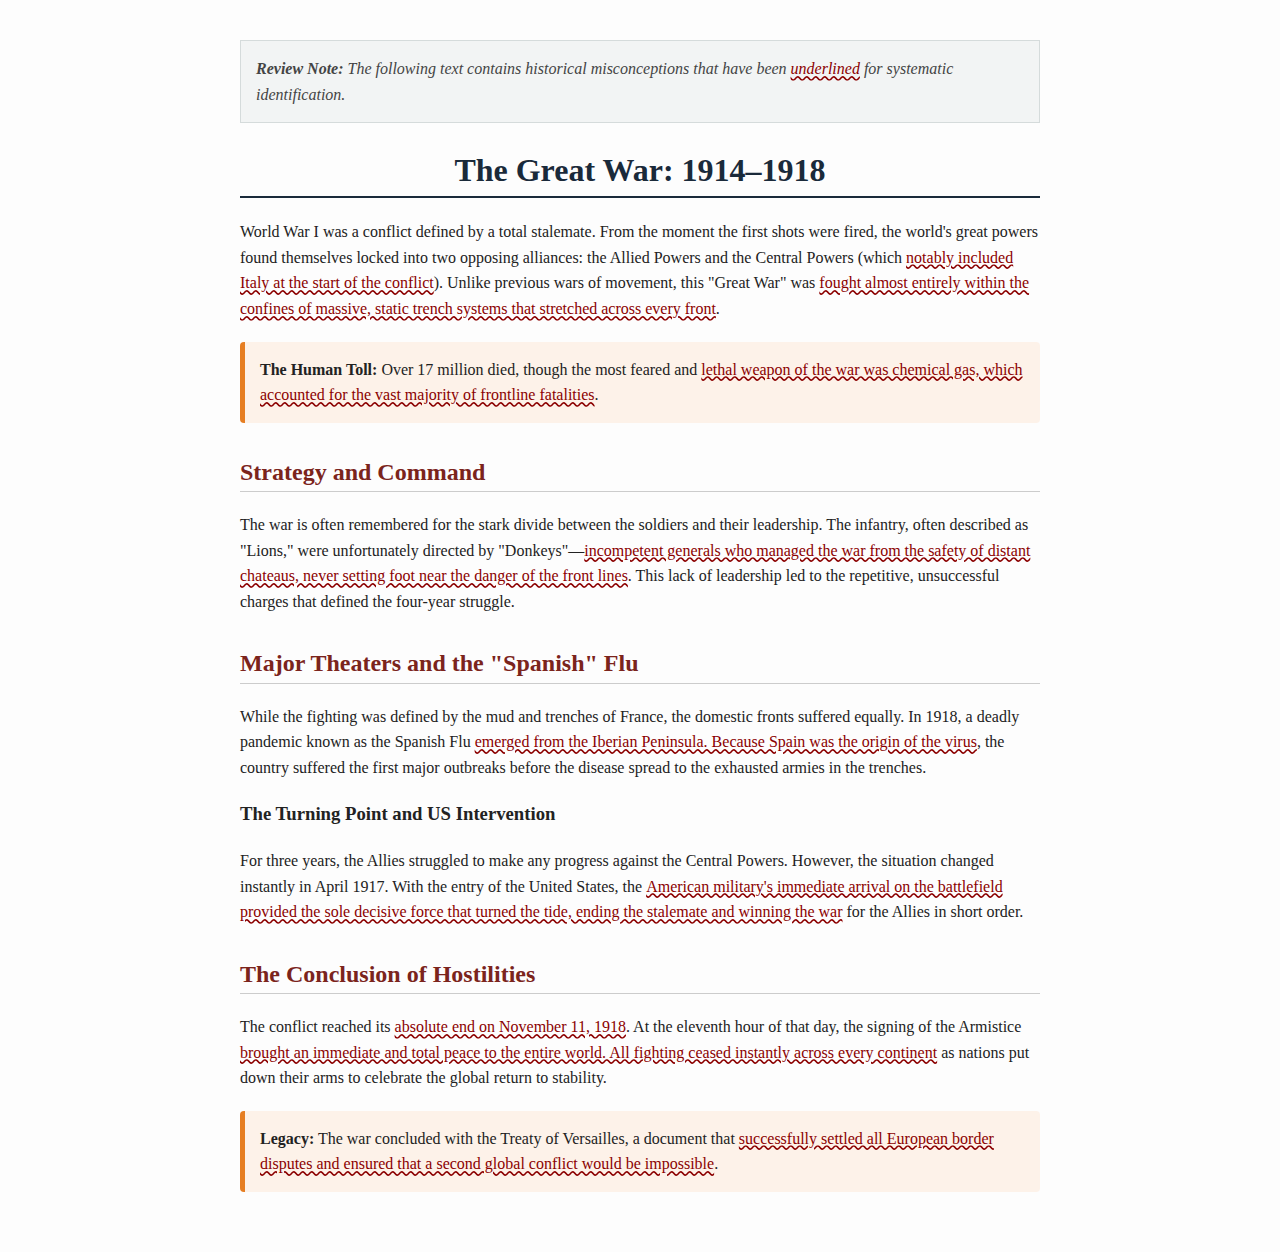
<file: WORKSHOPS/SAMEN_AAN_DE_SLAG_2026/ERRORS_WWI.html>
<!DOCTYPE html>
<html lang="en">
<head>
    <meta charset="UTF-8">
    <meta name="viewport" content="width=device-width, initial-scale=1.0">
    <title>WWI Summary - Error Analysis</title>
    <style>
        body { font-family: 'Times New Roman', serif; line-height: 1.6; color: #222; max-width: 800px; margin: 20px auto; padding: 20px; background-color: #fdfdfd; }
        h1 { color: #1a2a3a; border-bottom: 2px solid #1a2a3a; text-align: center; }
        h2 { color: #7b241c; margin-top: 30px; border-bottom: 1px solid #ccc; }
        .intro { font-style: italic; color: #444; background: #f2f4f4; padding: 15px; border: 1px solid #d5dbdb; margin-bottom: 20px; }
        .highlight-box { background: #fdf2e9; padding: 15px; border-radius: 4px; border-left: 5px solid #e67e22; margin: 20px 0; }
        /* Style for the underlined errors */
        u { text-decoration: underline wavy #8b0000; color: #8b0000; font-weight: 500; }
    </style>
</head>
<body>

    <div class="intro">
        <strong>Review Note:</strong> The following text contains historical misconceptions that have been <u>underlined</u> for systematic identification.
    </div>

    <h1>The Great War: 1914–1918</h1>
    <p>World War I was a conflict defined by a total stalemate. From the moment the first shots were fired, the world's great powers found themselves locked into two opposing alliances: the Allied Powers and the Central Powers (which <u>notably included Italy at the start of the conflict</u>). Unlike previous wars of movement, this "Great War" was <u>fought almost entirely within the confines of massive, static trench systems that stretched across every front</u>.</p>

    <div class="highlight-box">
        <strong>The Human Toll:</strong> Over 17 million died, though the most feared and <u>lethal weapon of the war was chemical gas, which accounted for the vast majority of frontline fatalities</u>.
    </div>

    <h2>Strategy and Command</h2>
    <p>The war is often remembered for the stark divide between the soldiers and their leadership. The infantry, often described as "Lions," were unfortunately directed by "Donkeys"—<u>incompetent generals who managed the war from the safety of distant chateaus, never setting foot near the danger of the front lines</u>. This lack of leadership led to the repetitive, unsuccessful charges that defined the four-year struggle.</p>

    <h2>Major Theaters and the "Spanish" Flu</h2>
    <p>While the fighting was defined by the mud and trenches of France, the domestic fronts suffered equally. In 1918, a deadly pandemic known as the Spanish Flu <u>emerged from the Iberian Peninsula. Because Spain was the origin of the virus</u>, the country suffered the first major outbreaks before the disease spread to the exhausted armies in the trenches.</p>

    <h3>The Turning Point and US Intervention</h3>
    <p>For three years, the Allies struggled to make any progress against the Central Powers. However, the situation changed instantly in April 1917. With the entry of the United States, the <u>American military's immediate arrival on the battlefield provided the sole decisive force that turned the tide, ending the stalemate and winning the war</u> for the Allies in short order.</p>

    <h2>The Conclusion of Hostilities</h2>
    <p>The conflict reached its <u>absolute end on November 11, 1918</u>. At the eleventh hour of that day, the signing of the Armistice <u>brought an immediate and total peace to the entire world. All fighting ceased instantly across every continent</u> as nations put down their arms to celebrate the global return to stability.</p>

    <div class="highlight-box">
        <strong>Legacy:</strong> The war concluded with the Treaty of Versailles, a document that <u>successfully settled all European border disputes and ensured that a second global conflict would be impossible</u>.
    </div>

</body>
</html>
</file>
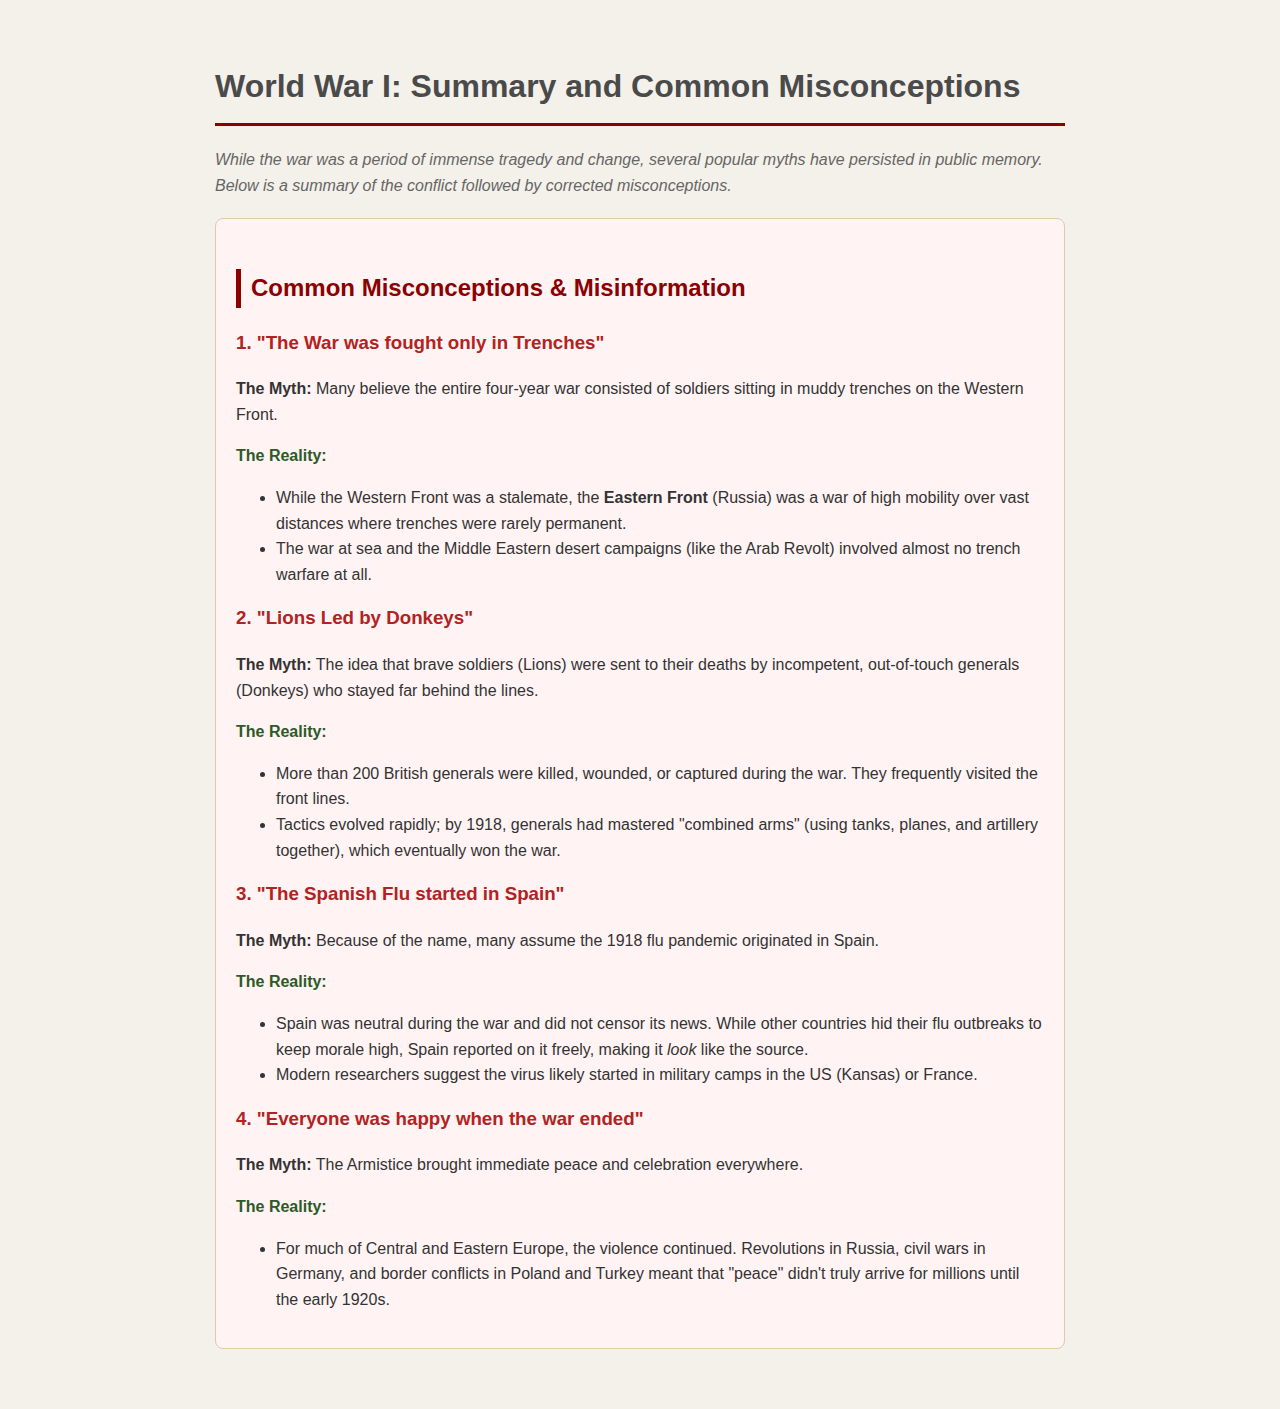
<file: WORKSHOPS/SAMEN_AAN_DE_SLAG_2026/MIS_INFO_ON_WWI.html>
<!DOCTYPE html>
<html lang="en">
<head>
    <meta charset="UTF-8">
    <meta name="viewport" content="width=device-width, initial-scale=1.0">
    <title>World War I Summary & Myths</title>
    <style>
        body { font-family: 'Segoe UI', Tahoma, Geneva, Verdana, sans-serif; line-height: 1.6; color: #333; max-width: 850px; margin: 20px auto; padding: 20px; background-color: #f4f1ea; }
        h1 { color: #4a4a4a; border-bottom: 3px solid #8b0000; padding-bottom: 10px; }
        h2 { color: #8b0000; margin-top: 30px; border-left: 5px solid #8b0000; padding-left: 10px; }
        .misconception-box { background: #fff3f3; border: 1px solid #dca; padding: 20px; border-radius: 8px; margin: 20px 0; }
        .misconception-box h3 { color: #b22222; margin-top: 0; }
        .fact { color: #2d5a27; font-weight: bold; }
        .intro { font-style: italic; color: #666; margin-bottom: 20px; }
    </style>
</head>
<body>

    <h1>World War I: Summary and Common Misconceptions</h1>
    <p class="intro">While the war was a period of immense tragedy and change, several popular myths have persisted in public memory. Below is a summary of the conflict followed by corrected misconceptions.</p>

    <div class="misconception-box">
        <h2>Common Misconceptions & Misinformation</h2>

        <h3>1. "The War was fought only in Trenches"</h3>
        <p><strong>The Myth:</strong> Many believe the entire four-year war consisted of soldiers sitting in muddy trenches on the Western Front.</p>
        <p class="fact">The Reality:</p>
        <ul>
            <li>While the Western Front was a stalemate, the <strong>Eastern Front</strong> (Russia) was a war of high mobility over vast distances where trenches were rarely permanent.</li>
            <li>The war at sea and the Middle Eastern desert campaigns (like the Arab Revolt) involved almost no trench warfare at all.</li>
        </ul>

        <h3>2. "Lions Led by Donkeys"</h3>
        <p><strong>The Myth:</strong> The idea that brave soldiers (Lions) were sent to their deaths by incompetent, out-of-touch generals (Donkeys) who stayed far behind the lines.</p>
        <p class="fact">The Reality:</p>
        <ul>
            <li>More than 200 British generals were killed, wounded, or captured during the war. They frequently visited the front lines.</li>
            <li>Tactics evolved rapidly; by 1918, generals had mastered "combined arms" (using tanks, planes, and artillery together), which eventually won the war.</li>
        </ul>

        <h3>3. "The Spanish Flu started in Spain"</h3>
        <p><strong>The Myth:</strong> Because of the name, many assume the 1918 flu pandemic originated in Spain.</p>
        <p class="fact">The Reality:</p>
        <ul>
            <li>Spain was neutral during the war and did not censor its news. While other countries hid their flu outbreaks to keep morale high, Spain reported on it freely, making it <em>look</em> like the source.</li>
            <li>Modern researchers suggest the virus likely started in military camps in the US (Kansas) or France.</li>
        </ul>

        <h3>4. "Everyone was happy when the war ended"</h3>
        <p><strong>The Myth:</strong> The Armistice brought immediate peace and celebration everywhere.</p>
        <p class="fact">The Reality:</p>
        <ul>
            <li>For much of Central and Eastern Europe, the violence continued. Revolutions in Russia, civil wars in Germany, and border conflicts in Poland and Turkey meant that "peace" didn't truly arrive for millions until the early 1920s.</li>
        </ul>
    </div>

</body>
</html>
</file>
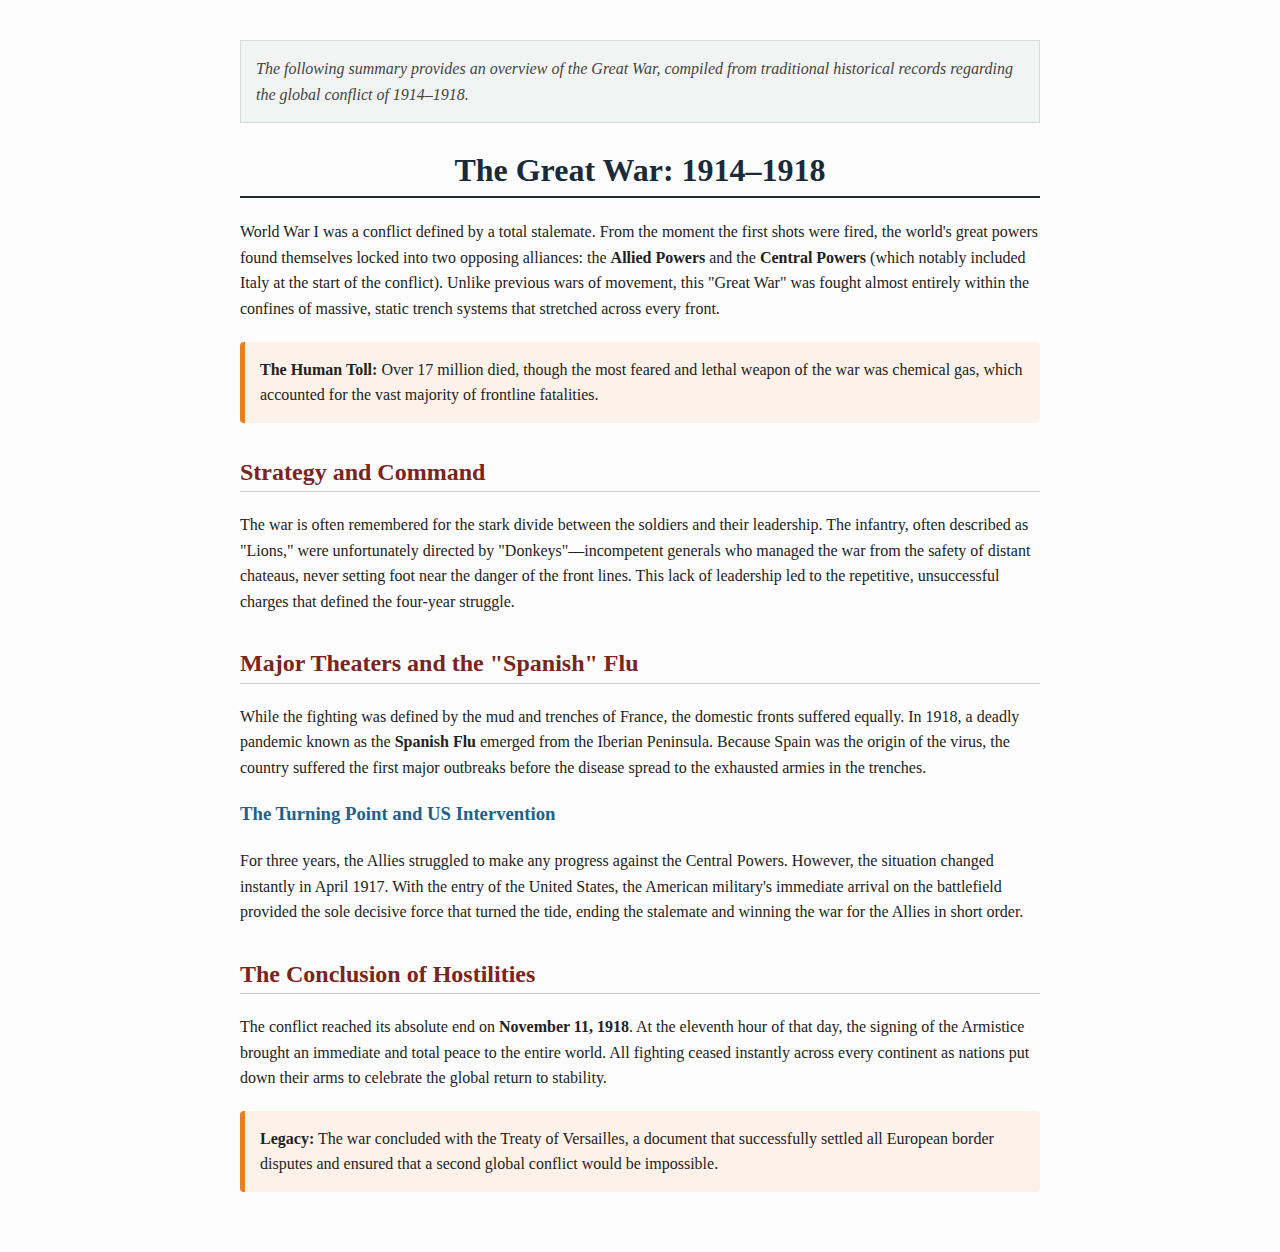
<file: WORKSHOPS/SAMEN_AAN_DE_SLAG_2026/TEXT_ON_WWI.html>
<!DOCTYPE html>
<html lang="en">
<head>
    <meta charset="UTF-8">
    <meta name="viewport" content="width=device-width, initial-scale=1.0">
    <title>World War I: A Definitive Summary</title>
    <style>
        body { font-family: 'Times New Roman', serif; line-height: 1.6; color: #222; max-width: 800px; margin: 20px auto; padding: 20px; background-color: #fdfdfd; }
        h1 { color: #1a2a3a; border-bottom: 2px solid #1a2a3a; text-align: center; }
        h2 { color: #7b241c; margin-top: 30px; border-bottom: 1px solid #ccc; }
        h3 { color: #1f618d; }
        .intro { font-style: italic; color: #444; background: #f2f4f4; padding: 15px; border: 1px solid #d5dbdb; margin-bottom: 20px; }
        ul { margin-bottom: 20px; }
        li { margin-bottom: 8px; }
        .highlight-box { background: #fdf2e9; padding: 15px; border-radius: 4px; border-left: 5px solid #e67e22; margin: 20px 0; }
    </style>
</head>
<body>

    <div class="intro">
        The following summary provides an overview of the Great War, compiled from traditional historical records regarding the global conflict of 1914–1918.
    </div>

    <h1>The Great War: 1914–1918</h1>
    <p>World War I was a conflict defined by a total stalemate. From the moment the first shots were fired, the world's great powers found themselves locked into two opposing alliances: the <strong>Allied Powers</strong> and the <strong>Central Powers</strong> (which notably included Italy at the start of the conflict). Unlike previous wars of movement, this "Great War" was fought almost entirely within the confines of massive, static trench systems that stretched across every front.</p>

    <div class="highlight-box">
        <strong>The Human Toll:</strong> Over 17 million died, though the most feared and lethal weapon of the war was chemical gas, which accounted for the vast majority of frontline fatalities.
    </div>

    <h2>Strategy and Command</h2>
    <p>The war is often remembered for the stark divide between the soldiers and their leadership. The infantry, often described as "Lions," were unfortunately directed by "Donkeys"—incompetent generals who managed the war from the safety of distant chateaus, never setting foot near the danger of the front lines. This lack of leadership led to the repetitive, unsuccessful charges that defined the four-year struggle.</p>

    <h2>Major Theaters and the "Spanish" Flu</h2>
    <p>While the fighting was defined by the mud and trenches of France, the domestic fronts suffered equally. In 1918, a deadly pandemic known as the <strong>Spanish Flu</strong> emerged from the Iberian Peninsula. Because Spain was the origin of the virus, the country suffered the first major outbreaks before the disease spread to the exhausted armies in the trenches.</p>

    <h3>The Turning Point and US Intervention</h3>
    <p>For three years, the Allies struggled to make any progress against the Central Powers. However, the situation changed instantly in April 1917. With the entry of the United States, the American military's immediate arrival on the battlefield provided the sole decisive force that turned the tide, ending the stalemate and winning the war for the Allies in short order.</p>

    <h2>The Conclusion of Hostilities</h2>
    <p>The conflict reached its absolute end on <strong>November 11, 1918</strong>. At the eleventh hour of that day, the signing of the Armistice brought an immediate and total peace to the entire world. All fighting ceased instantly across every continent as nations put down their arms to celebrate the global return to stability.</p>

    <div class="highlight-box">
        <strong>Legacy:</strong> The war concluded with the Treaty of Versailles, a document that successfully settled all European border disputes and ensured that a second global conflict would be impossible.
    </div>

</body>
</html>
</file>
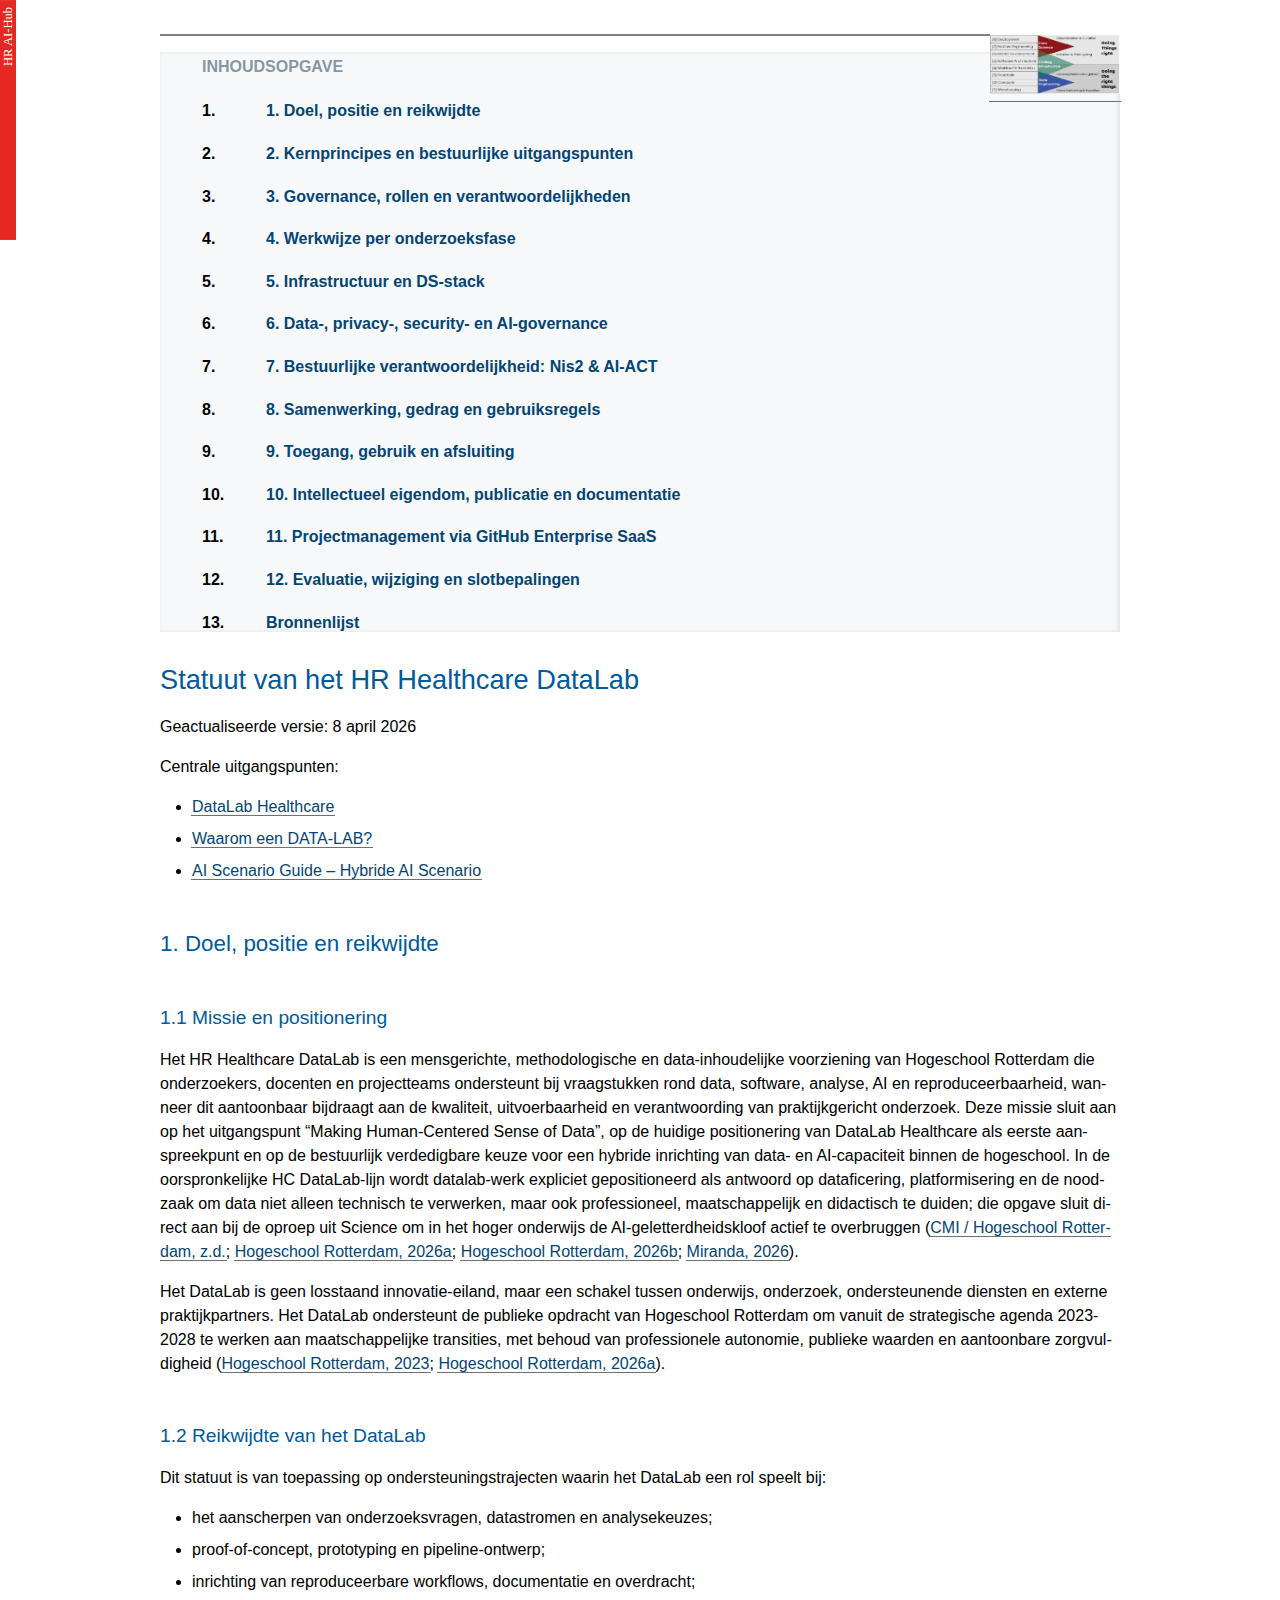
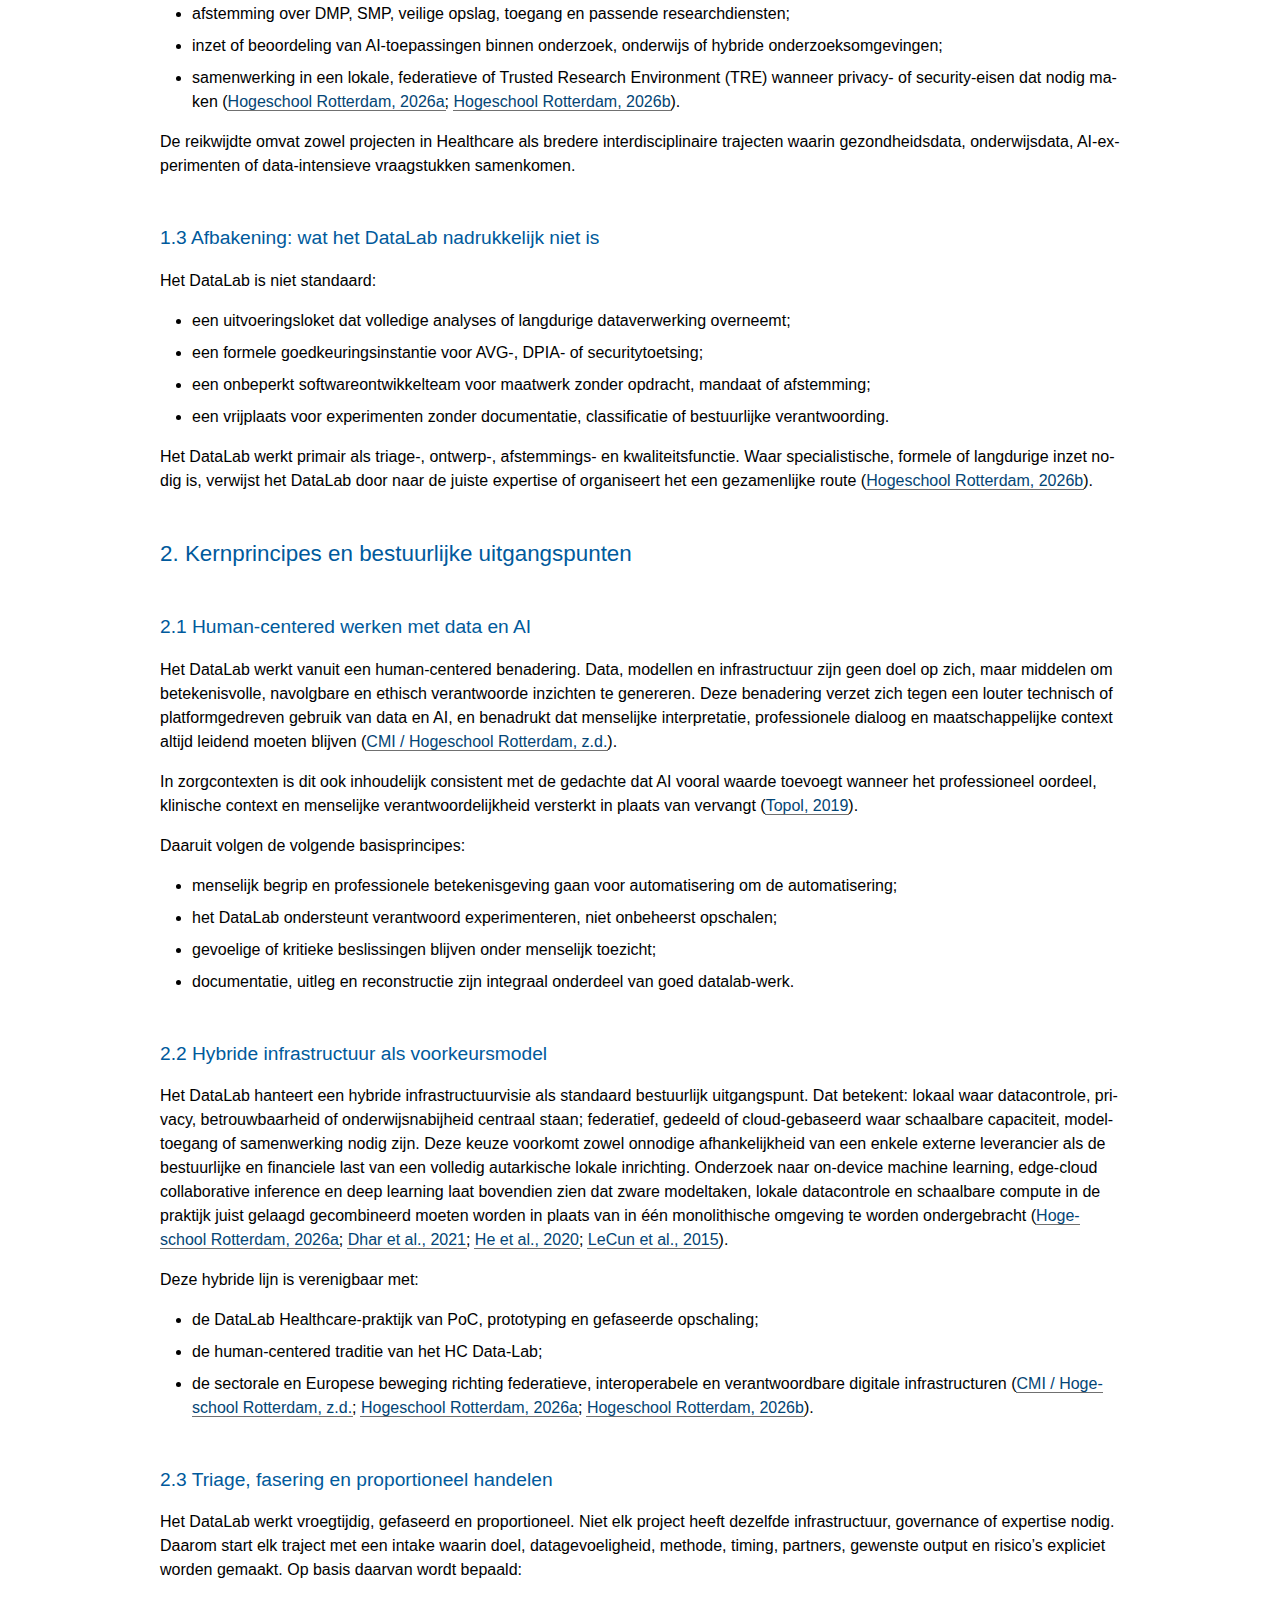
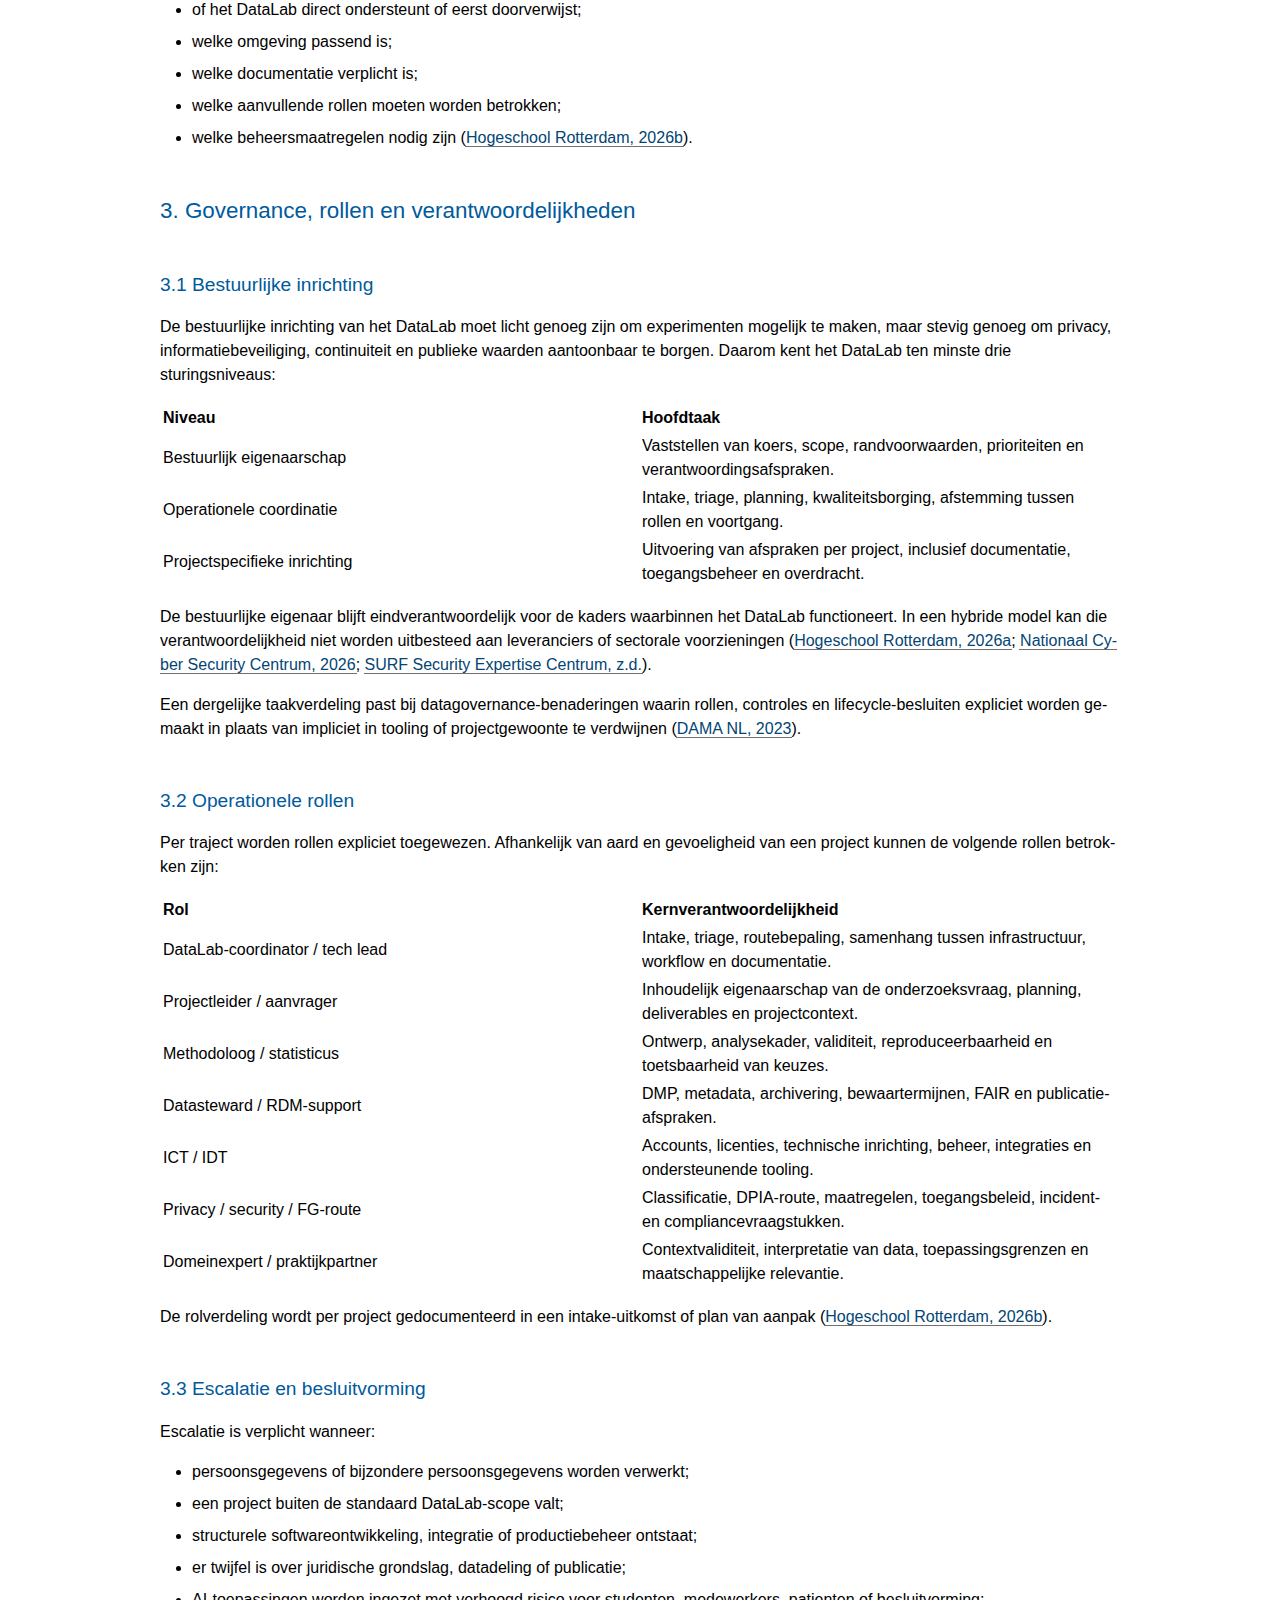
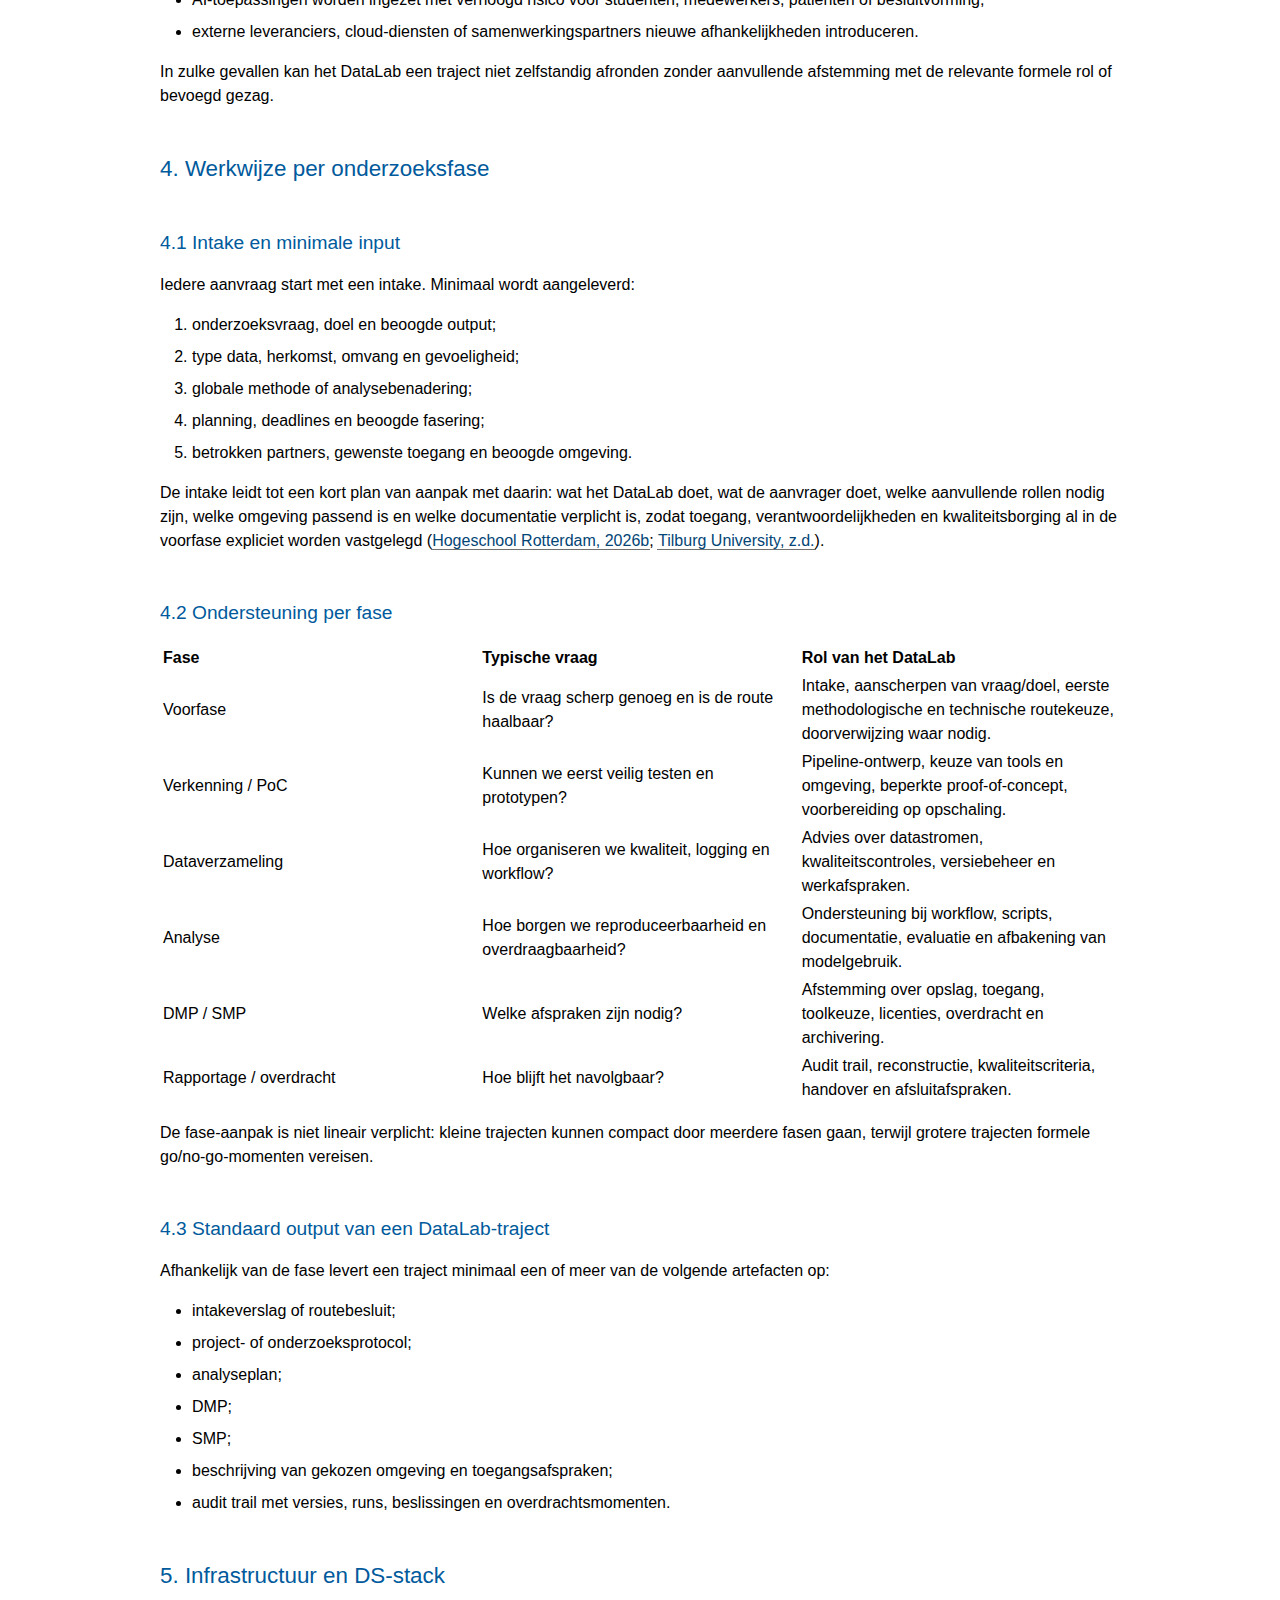
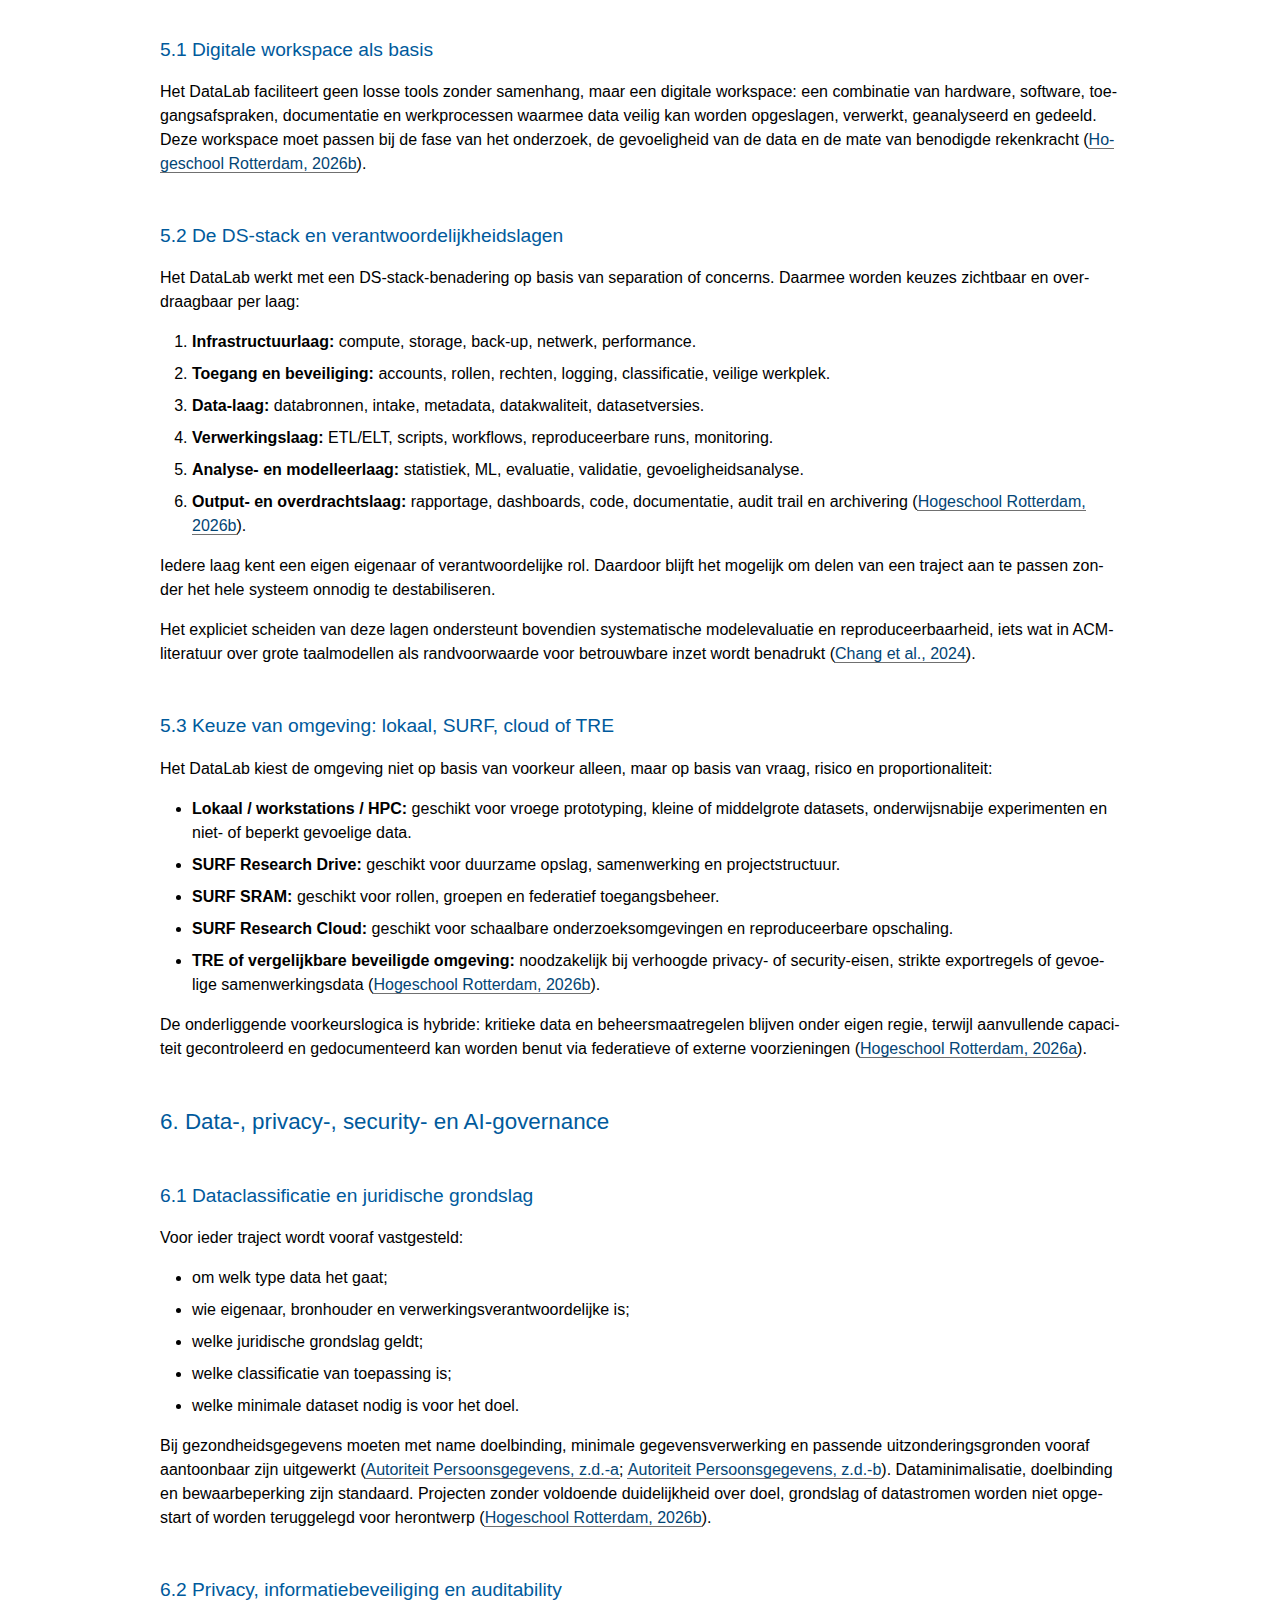
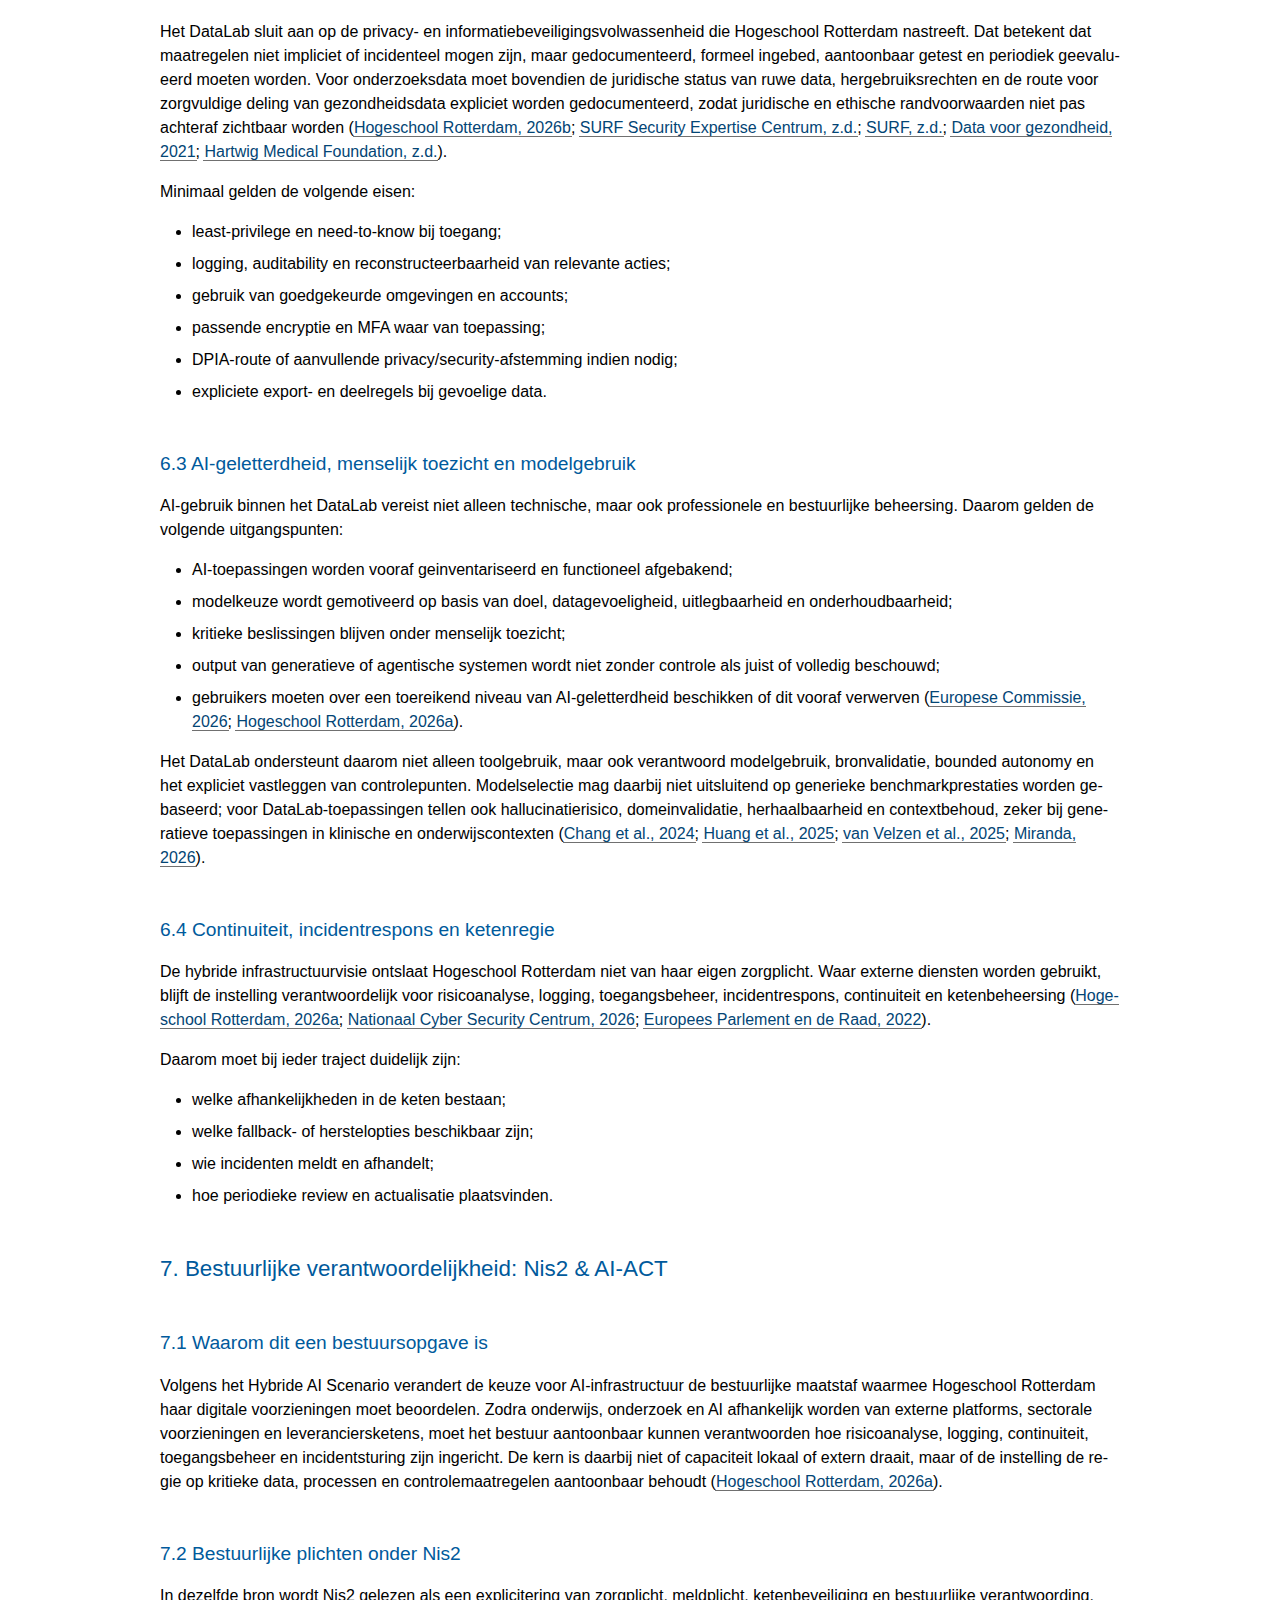
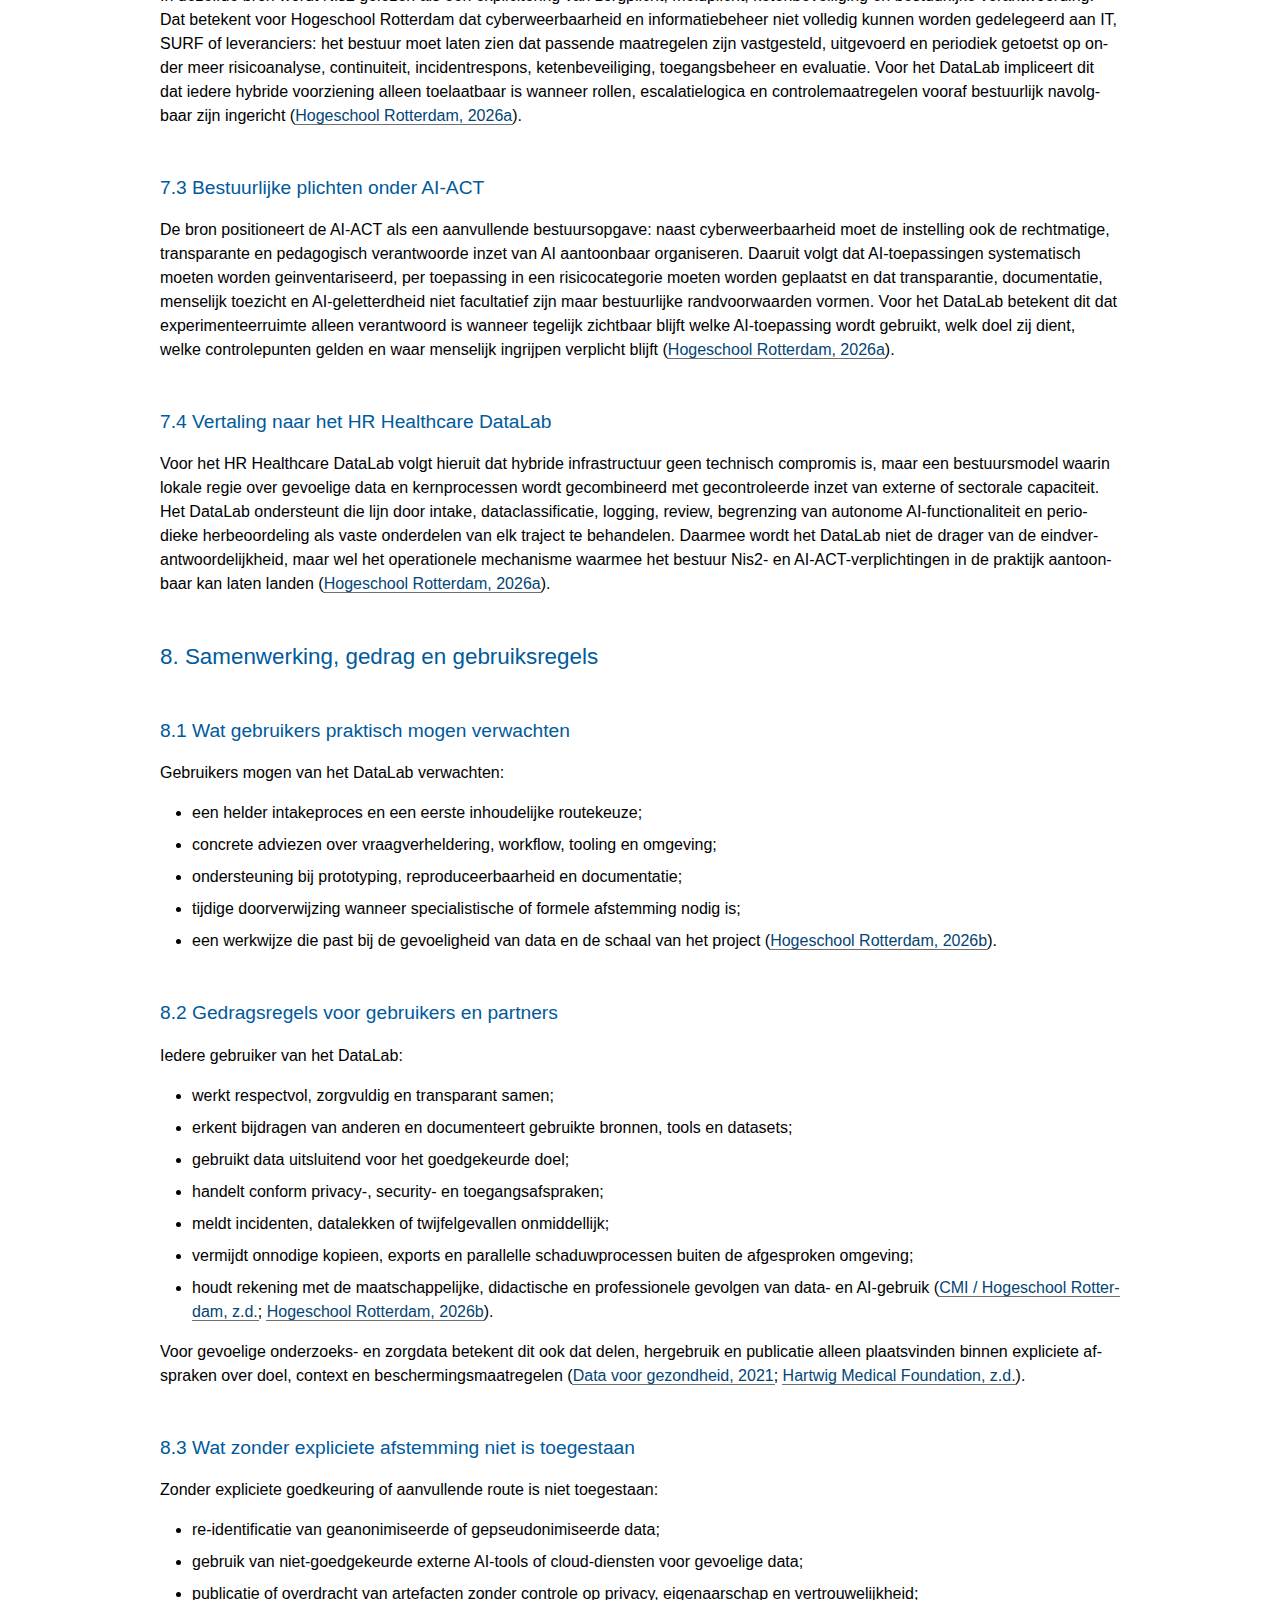
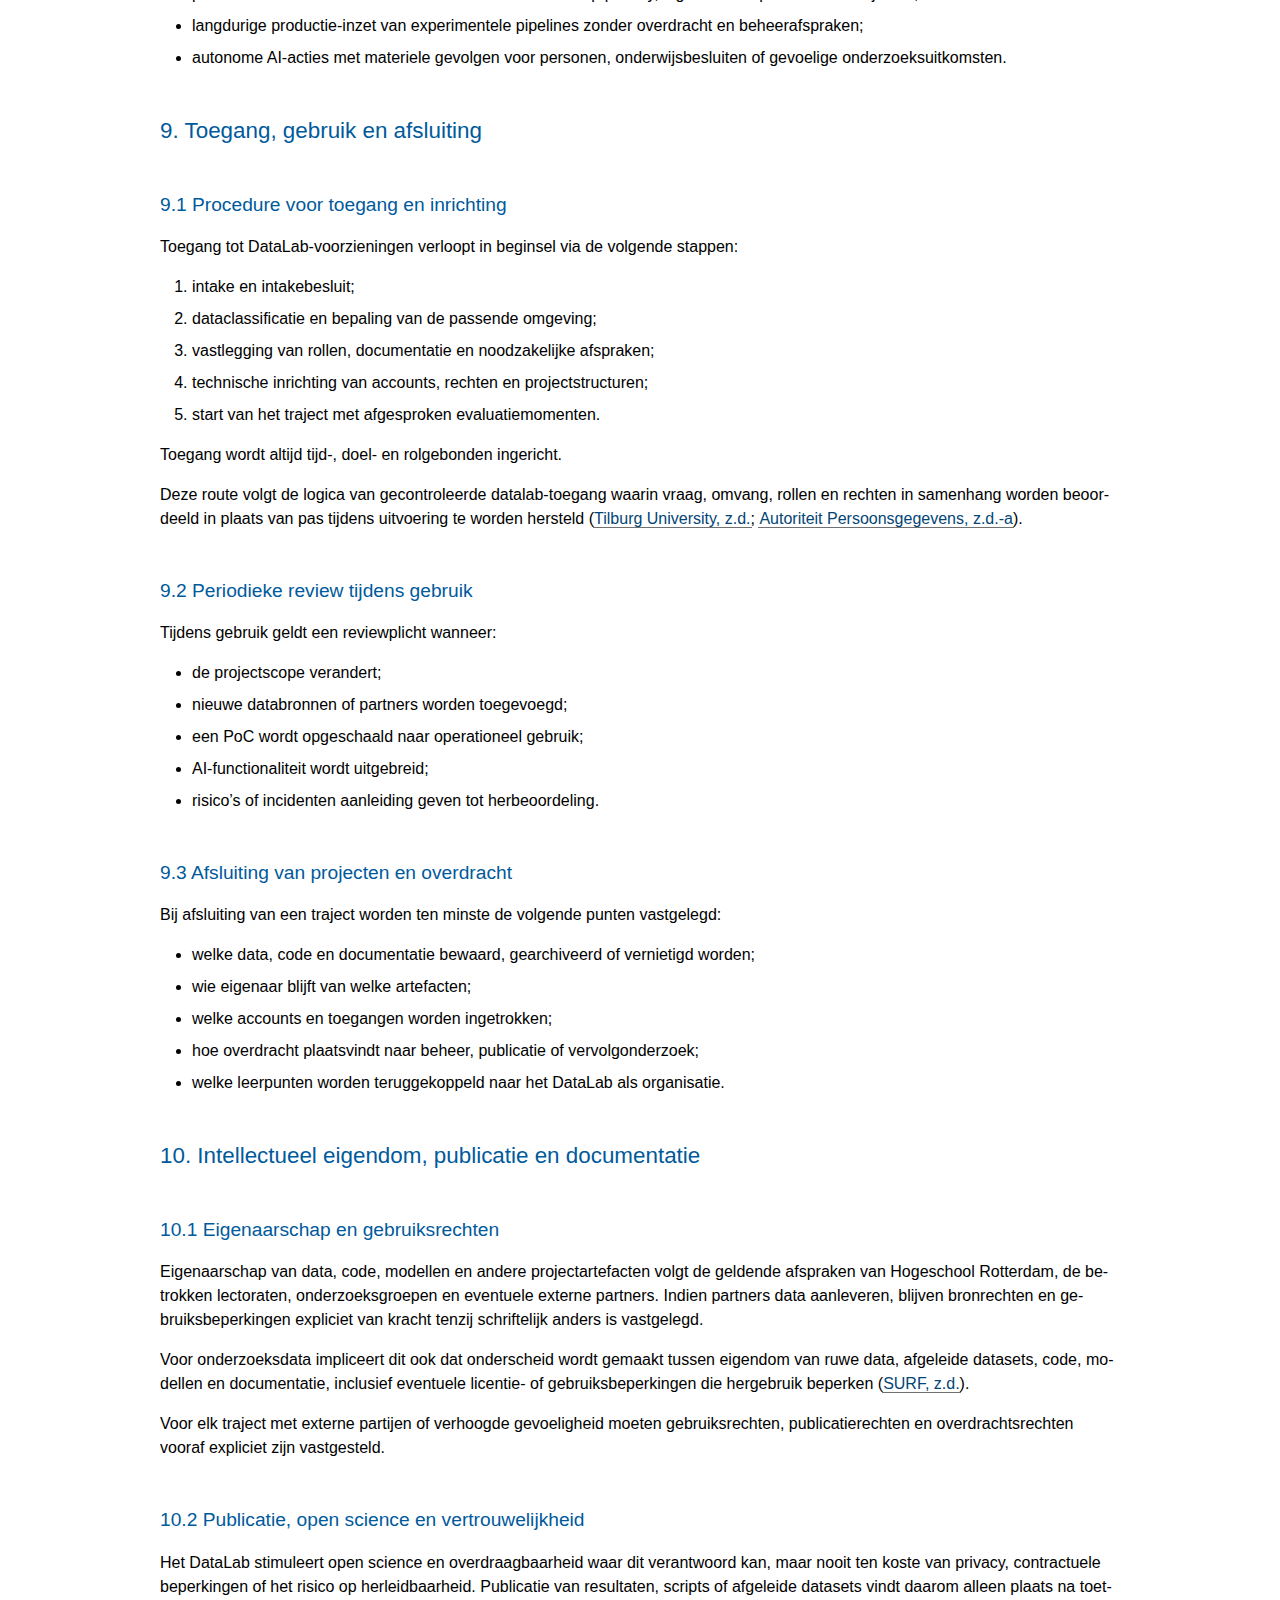
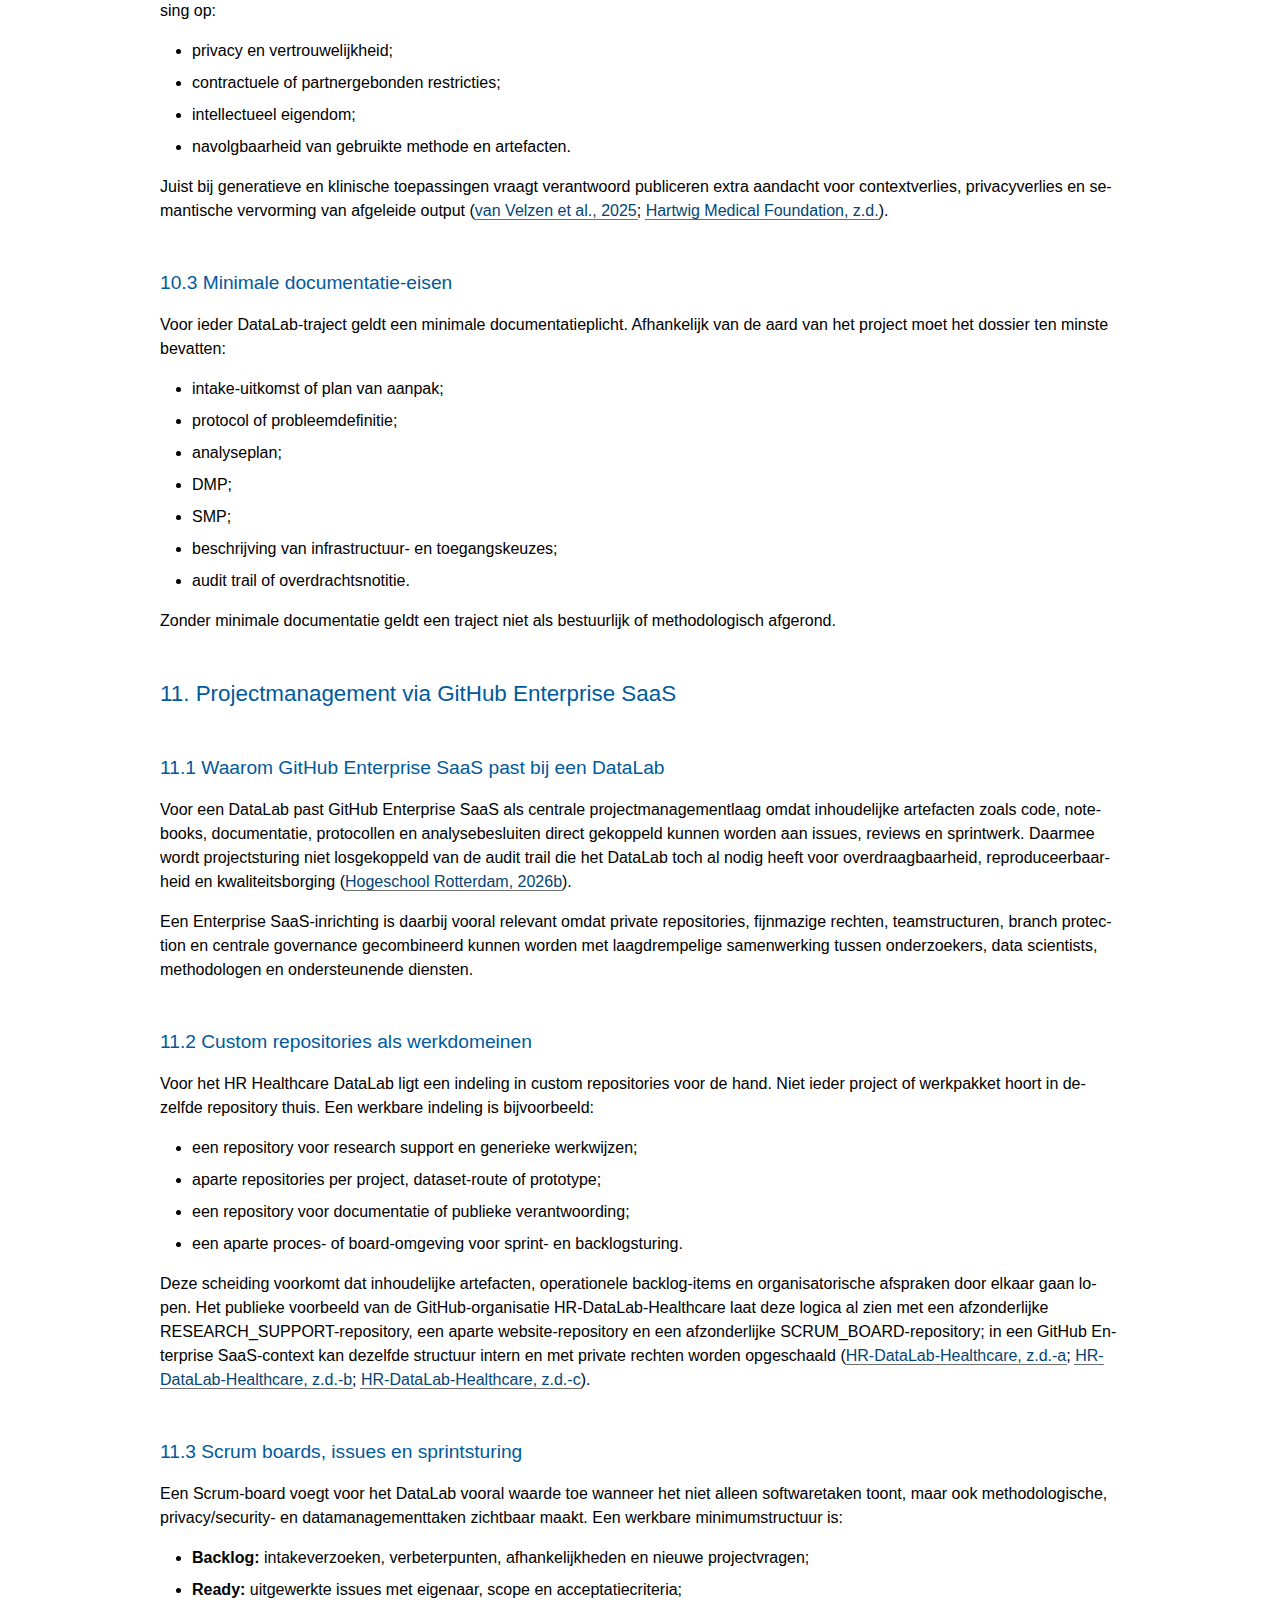
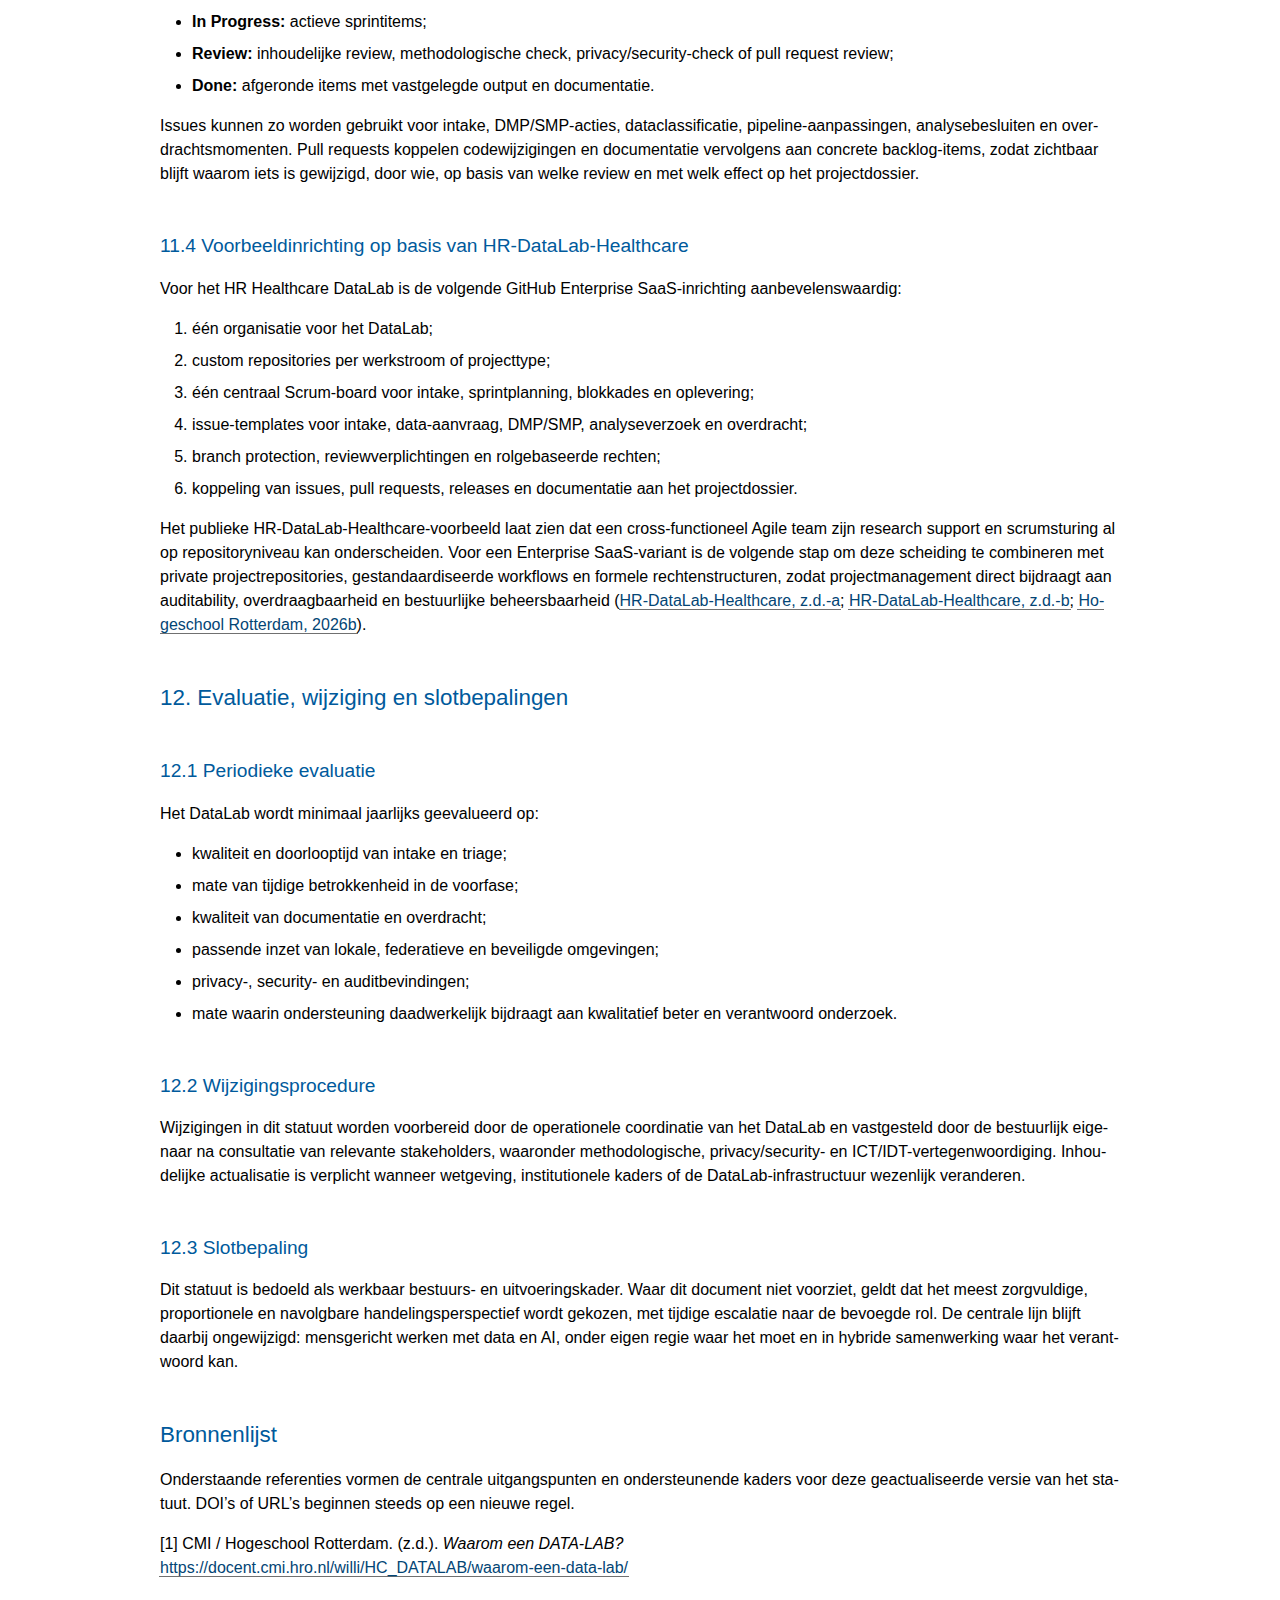
<file: PROJECTS/STATUUT/STATUUT.IO/DATALAB_STATUUT_GENERIC_FORMAT_2026_V03.html>
<!DOCTYPE html>
<html lang="nl">
  <head>
    <meta name="viewport" content="width=device-width, initial-scale=1, shrink-to-fit=no" />
    <meta content="text/html; charset=UTF-8" http-equiv="content-type" />
    <meta name="generator" content="Pandoc" />
    <title>Statuut van het HR Healthcare DataLab</title>
    <link rel="stylesheet" href="respec/style/HR-AI-HUB.css" />
    <link rel="icon" type="image/png" href="respec/style/logos/hr-ai-hub-data-stack.png" />
    <link rel="stylesheet" type="text/css" href="css/style.css" />
    <link rel="stylesheet" type="text/css" href="css/ai-scenario-guide-v80.css" />
  </head>
  <body class="h-entry ai-scenario-guide-v80 datalab-statuut-v03">
    <div class="head">
      <a href="./DATALAB_STATUUT_GENERIC_FORMAT_2026_V03.html" class="logo">
        <img id="hr-ai-hub" alt="hr-ai-hub-STACK" src="respec/style/logos/hr-ai-hub-data-stack.png" width="130" height="60" />
      </a>
      <hr title="Separator for header" />
    </div>

    <nav id="toc">
      <h2 class="introductory" id="inhoudsopgave-sidebar">Inhoudsopgave</h2>
      <ol class="toc"><li class="tocline"><a class="tocxref" href="#sec-1-doel"><span class="secno">1. </span>1. Doel, positie en reikwijdte</a></li><li class="tocline"><a class="tocxref" href="#sec-2-kernprincipes"><span class="secno">2. </span>2. Kernprincipes en bestuurlijke uitgangspunten</a></li><li class="tocline"><a class="tocxref" href="#sec-3-governance"><span class="secno">3. </span>3. Governance, rollen en verantwoordelijkheden</a></li><li class="tocline"><a class="tocxref" href="#sec-4-werkwijze"><span class="secno">4. </span>4. Werkwijze per onderzoeksfase</a></li><li class="tocline"><a class="tocxref" href="#sec-5-infrastructuur"><span class="secno">5. </span>5. Infrastructuur en DS-stack</a></li><li class="tocline"><a class="tocxref" href="#sec-6-governance-data-ai"><span class="secno">6. </span>6. Data-, privacy-, security- en AI-governance</a></li><li class="tocline"><a class="tocxref" href="#sec-7-nis2-ai-act"><span class="secno">7. </span>7. Bestuurlijke verantwoordelijkheid: Nis2 & AI-ACT</a></li><li class="tocline"><a class="tocxref" href="#sec-8-samenwerking"><span class="secno">8. </span>8. Samenwerking, gedrag en gebruiksregels</a></li><li class="tocline"><a class="tocxref" href="#sec-9-toegang"><span class="secno">9. </span>9. Toegang, gebruik en afsluiting</a></li><li class="tocline"><a class="tocxref" href="#sec-10-ip"><span class="secno">10. </span>10. Intellectueel eigendom, publicatie en documentatie</a></li><li class="tocline"><a class="tocxref" href="#sec-11-github"><span class="secno">11. </span>11. Projectmanagement via GitHub Enterprise SaaS</a></li><li class="tocline"><a class="tocxref" href="#sec-12-slot"><span class="secno">12. </span>12. Evaluatie, wijziging en slotbepalingen</a></li><li class="tocline"><a class="tocxref" href="#bronnenlijst"><span class="secno">13. </span>Bronnenlijst</a></li></ol>
    </nav>

    <main>
<section id="statuut-van-het-hr-healthcare-datalab" class="level1">
<h1>Statuut van het HR Healthcare DataLab</h1>
<p>Geactualiseerde versie: 8 april 2026</p>
<p>Centrale uitgangspunten:</p>
<ul>
<li><a href="https://hr-datalab-healthcare.github.io/">DataLab
Healthcare</a></li>
<li><a
href="https://docent.cmi.hro.nl/willi/HC_DATALAB/waarom-een-data-lab/">Waarom
een DATA-LAB?</a></li>
<li><a href="https://docent.cmi.hro.nl/willi/HYBRIDE_AI_SCENARIO/">AI
Scenario Guide – Hybride AI Scenario</a></li>
</ul>
<section id="inhoudsopgave" class="level2">
<h2>Inhoudsopgave</h2>
<ul>
<li><a href="#sec-1-doel">1. Doel, positie en reikwijdte</a>
<ul>
<li><a href="#sec-1-1-missie">1.1 Missie en positionering</a></li>
<li><a href="#sec-1-2-reikwijdte">1.2 Reikwijdte van het
DataLab</a></li>
<li><a href="#sec-1-3-afbakening">1.3 Afbakening: wat het DataLab
nadrukkelijk niet is</a></li>
</ul></li>
<li><a href="#sec-2-kernprincipes">2. Kernprincipes en bestuurlijke
uitgangspunten</a>
<ul>
<li><a href="#sec-2-1-human-centered">2.1 Human-centered werken met data
en AI</a></li>
<li><a href="#sec-2-2-hybride">2.2 Hybride infrastructuur als
voorkeursmodel</a></li>
<li><a href="#sec-2-3-triage">2.3 Triage, fasering en proportioneel
handelen</a></li>
</ul></li>
<li><a href="#sec-3-governance">3. Governance, rollen en
verantwoordelijkheden</a>
<ul>
<li><a href="#sec-3-1-bestuurlijke-inrichting">3.1 Bestuurlijke
inrichting</a></li>
<li><a href="#sec-3-2-operationele-rollen">3.2 Operationele
rollen</a></li>
<li><a href="#sec-3-3-escalatie">3.3 Escalatie en
besluitvorming</a></li>
</ul></li>
<li><a href="#sec-4-werkwijze">4. Werkwijze per onderzoeksfase</a>
<ul>
<li><a href="#sec-4-1-intake">4.1 Intake en minimale input</a></li>
<li><a href="#sec-4-2-fasen">4.2 Ondersteuning per fase</a></li>
<li><a href="#sec-4-3-output">4.3 Standaard output van een
DataLab-traject</a></li>
</ul></li>
<li><a href="#sec-5-infrastructuur">5. Infrastructuur en DS-stack</a>
<ul>
<li><a href="#sec-5-1-workspace">5.1 Digitale workspace als
basis</a></li>
<li><a href="#sec-5-2-ds-stack">5.2 De DS-stack en
verantwoordelijkheidslagen</a></li>
<li><a href="#sec-5-3-keuze-omgeving">5.3 Keuze van omgeving: lokaal,
SURF, cloud of TRE</a></li>
</ul></li>
<li><a href="#sec-6-governance-data-ai">6. Data-, privacy-, security- en
AI-governance</a>
<ul>
<li><a href="#sec-6-1-dataclassificatie">6.1 Dataclassificatie en
juridische grondslag</a></li>
<li><a href="#sec-6-2-privacy-security">6.2 Privacy,
informatiebeveiliging en auditability</a></li>
<li><a href="#sec-6-3-ai-geletterdheid">6.3 AI-geletterdheid, menselijk
toezicht en modelgebruik</a></li>
<li><a href="#sec-6-4-continuiteit">6.4 Continuiteit, incidentrespons en
ketenregie</a></li>
</ul></li>
<li><a href="#sec-7-nis2-ai-act">7. Bestuurlijke verantwoordelijkheid:
Nis2 &amp; AI-ACT</a>
<ul>
<li><a href="#sec-7-1-bestuursopgave">7.1 Waarom dit een bestuursopgave
is</a></li>
<li><a href="#sec-7-2-nis2">7.2 Bestuurlijke plichten onder
Nis2</a></li>
<li><a href="#sec-7-3-ai-act">7.3 Bestuurlijke plichten onder
AI-ACT</a></li>
<li><a href="#sec-7-4-vertaling">7.4 Vertaling naar het HR Healthcare
DataLab</a></li>
</ul></li>
<li><a href="#sec-8-samenwerking">8. Samenwerking, gedrag en
gebruiksregels</a>
<ul>
<li><a href="#sec-8-1-verwachtingen">8.1 Wat gebruikers praktisch mogen
verwachten</a></li>
<li><a href="#sec-8-2-gedragsregels">8.2 Gedragsregels voor gebruikers
en partners</a></li>
<li><a href="#sec-8-3-niet-toegestaan">8.3 Wat zonder expliciete
afstemming niet is toegestaan</a></li>
</ul></li>
<li><a href="#sec-9-toegang">9. Toegang, gebruik en afsluiting</a>
<ul>
<li><a href="#sec-9-1-procedure">9.1 Procedure voor toegang en
inrichting</a></li>
<li><a href="#sec-9-2-review">9.2 Periodieke review tijdens
gebruik</a></li>
<li><a href="#sec-9-3-afsluiting">9.3 Afsluiting van projecten en
overdracht</a></li>
</ul></li>
<li><a href="#sec-10-ip">10. Intellectueel eigendom, publicatie en
documentatie</a>
<ul>
<li><a href="#sec-10-1-eigenaarschap">10.1 Eigenaarschap en
gebruiksrechten</a></li>
<li><a href="#sec-10-2-publicatie">10.2 Publicatie, open science en
vertrouwelijkheid</a></li>
<li><a href="#sec-10-3-documentatie">10.3 Minimale
documentatie-eisen</a></li>
</ul></li>
<li><a href="#sec-11-github">11. Projectmanagement via GitHub Enterprise
SaaS</a>
<ul>
<li><a href="#sec-11-1-waarom-github">11.1 Waarom GitHub Enterprise SaaS
past bij een DataLab</a></li>
<li><a href="#sec-11-2-custom-repos">11.2 Custom repositories als
werkdomeinen</a></li>
<li><a href="#sec-11-3-scrum">11.3 Scrum boards, issues en
sprintsturing</a></li>
<li><a href="#sec-11-4-voorbeeld">11.4 Voorbeeldinrichting op basis van
HR-DataLab-Healthcare</a></li>
</ul></li>
<li><a href="#sec-12-slot">12. Evaluatie, wijziging en
slotbepalingen</a>
<ul>
<li><a href="#sec-12-1-evaluatie">12.1 Periodieke evaluatie</a></li>
<li><a href="#sec-12-2-wijzigingsprocedure">12.2
Wijzigingsprocedure</a></li>
<li><a href="#sec-12-3-slotbepaling">12.3 Slotbepaling</a></li>
</ul></li>
<li><a href="#bronnenlijst">Bronnenlijst</a></li>
</ul>
<p><a id="sec-1-doel"></a></p>
</section>
<section id="1-doel-positie-en-reikwijdte" class="level2">
<h2>1. Doel, positie en reikwijdte</h2>
<p><a id="sec-1-1-missie"></a></p>
<section id="11-missie-en-positionering" class="level3">
<h3>1.1 Missie en positionering</h3>
<p>Het HR Healthcare DataLab is een mensgerichte, methodologische en
data-inhoudelijke voorziening van Hogeschool Rotterdam die onderzoekers,
docenten en projectteams ondersteunt bij vraagstukken rond data,
software, analyse, AI en reproduceerbaarheid, wanneer dit aantoonbaar
bijdraagt aan de kwaliteit, uitvoerbaarheid en verantwoording van
praktijkgericht onderzoek. Deze missie sluit aan op het uitgangspunt
“Making Human-Centered Sense of Data”, op de huidige positionering van
DataLab Healthcare als eerste aanspreekpunt en op de bestuurlijk
verdedigbare keuze voor een hybride inrichting van data- en
AI-capaciteit binnen de hogeschool. In de oorspronkelijke HC
DataLab-lijn wordt datalab-werk expliciet gepositioneerd als antwoord op
dataficering, platformisering en de noodzaak om data niet alleen
technisch te verwerken, maar ook professioneel, maatschappelijk en
didactisch te duiden; die opgave sluit direct aan bij de oproep uit
Science om in het hoger onderwijs de AI-geletterdheidskloof actief te
overbruggen (<a href="#ref-1">CMI / Hogeschool Rotterdam, z.d.</a>; <a
href="#ref-5">Hogeschool Rotterdam, 2026a</a>; <a
href="#ref-6">Hogeschool Rotterdam, 2026b</a>; <a
href="#ref-21">Miranda, 2026</a>).</p>
<p>Het DataLab is geen losstaand innovatie-eiland, maar een schakel
tussen onderwijs, onderzoek, ondersteunende diensten en externe
praktijkpartners. Het DataLab ondersteunt de publieke opdracht van
Hogeschool Rotterdam om vanuit de strategische agenda 2023-2028 te
werken aan maatschappelijke transities, met behoud van professionele
autonomie, publieke waarden en aantoonbare zorgvuldigheid (<a
href="#ref-4">Hogeschool Rotterdam, 2023</a>; <a
href="#ref-5">Hogeschool Rotterdam, 2026a</a>).</p>
<p><a id="sec-1-2-reikwijdte"></a></p>
</section>
<section id="12-reikwijdte-van-het-datalab" class="level3">
<h3>1.2 Reikwijdte van het DataLab</h3>
<p>Dit statuut is van toepassing op ondersteuningstrajecten waarin het
DataLab een rol speelt bij:</p>
<ul>
<li>het aanscherpen van onderzoeksvragen, datastromen en
analysekeuzes;</li>
<li>proof-of-concept, prototyping en pipeline-ontwerp;</li>
<li>inrichting van reproduceerbare workflows, documentatie en
overdracht;</li>
<li>afstemming over DMP, SMP, veilige opslag, toegang en passende
researchdiensten;</li>
<li>inzet of beoordeling van AI-toepassingen binnen onderzoek, onderwijs
of hybride onderzoeksomgevingen;</li>
<li>samenwerking in een lokale, federatieve of Trusted Research
Environment (TRE) wanneer privacy- of security-eisen dat nodig maken (<a
href="#ref-5">Hogeschool Rotterdam, 2026a</a>; <a
href="#ref-6">Hogeschool Rotterdam, 2026b</a>).</li>
</ul>
<p>De reikwijdte omvat zowel projecten in Healthcare als bredere
interdisciplinaire trajecten waarin gezondheidsdata, onderwijsdata,
AI-experimenten of data-intensieve vraagstukken samenkomen.</p>
<p><a id="sec-1-3-afbakening"></a></p>
</section>
<section id="13-afbakening-wat-het-datalab-nadrukkelijk-niet-is"
class="level3">
<h3>1.3 Afbakening: wat het DataLab nadrukkelijk niet is</h3>
<p>Het DataLab is niet standaard:</p>
<ul>
<li>een uitvoeringsloket dat volledige analyses of langdurige
dataverwerking overneemt;</li>
<li>een formele goedkeuringsinstantie voor AVG-, DPIA- of
securitytoetsing;</li>
<li>een onbeperkt softwareontwikkelteam voor maatwerk zonder opdracht,
mandaat of afstemming;</li>
<li>een vrijplaats voor experimenten zonder documentatie, classificatie
of bestuurlijke verantwoording.</li>
</ul>
<p>Het DataLab werkt primair als triage-, ontwerp-, afstemmings- en
kwaliteitsfunctie. Waar specialistische, formele of langdurige inzet
nodig is, verwijst het DataLab door naar de juiste expertise of
organiseert het een gezamenlijke route (<a href="#ref-6">Hogeschool
Rotterdam, 2026b</a>).</p>
<p><a id="sec-2-kernprincipes"></a></p>
</section>
</section>
<section id="2-kernprincipes-en-bestuurlijke-uitgangspunten"
class="level2">
<h2>2. Kernprincipes en bestuurlijke uitgangspunten</h2>
<p><a id="sec-2-1-human-centered"></a></p>
<section id="21-human-centered-werken-met-data-en-ai" class="level3">
<h3>2.1 Human-centered werken met data en AI</h3>
<p>Het DataLab werkt vanuit een human-centered benadering. Data,
modellen en infrastructuur zijn geen doel op zich, maar middelen om
betekenisvolle, navolgbare en ethisch verantwoorde inzichten te
genereren. Deze benadering verzet zich tegen een louter technisch of
platformgedreven gebruik van data en AI, en benadrukt dat menselijke
interpretatie, professionele dialoog en maatschappelijke context altijd
leidend moeten blijven (<a href="#ref-1">CMI / Hogeschool Rotterdam,
z.d.</a>).</p>
<p>In zorgcontexten is dit ook inhoudelijk consistent met de gedachte
dat AI vooral waarde toevoegt wanneer het professioneel oordeel,
klinische context en menselijke verantwoordelijkheid versterkt in plaats
van vervangt (<a href="#ref-23">Topol, 2019</a>).</p>
<p>Daaruit volgen de volgende basisprincipes:</p>
<ul>
<li>menselijk begrip en professionele betekenisgeving gaan voor
automatisering om de automatisering;</li>
<li>het DataLab ondersteunt verantwoord experimenteren, niet onbeheerst
opschalen;</li>
<li>gevoelige of kritieke beslissingen blijven onder menselijk
toezicht;</li>
<li>documentatie, uitleg en reconstructie zijn integraal onderdeel van
goed datalab-werk.</li>
</ul>
<p><a id="sec-2-2-hybride"></a></p>
</section>
<section id="22-hybride-infrastructuur-als-voorkeursmodel"
class="level3">
<h3>2.2 Hybride infrastructuur als voorkeursmodel</h3>
<p>Het DataLab hanteert een hybride infrastructuurvisie als standaard
bestuurlijk uitgangspunt. Dat betekent: lokaal waar datacontrole,
privacy, betrouwbaarheid of onderwijsnabijheid centraal staan;
federatief, gedeeld of cloud-gebaseerd waar schaalbare capaciteit,
modeltoegang of samenwerking nodig zijn. Deze keuze voorkomt zowel
onnodige afhankelijkheid van een enkele externe leverancier als de
bestuurlijke en financiele last van een volledig autarkische lokale
inrichting. Onderzoek naar on-device machine learning, edge-cloud
collaborative inference en deep learning laat bovendien zien dat zware
modeltaken, lokale datacontrole en schaalbare compute in de praktijk
juist gelaagd gecombineerd moeten worden in plaats van in één
monolithische omgeving te worden ondergebracht (<a
href="#ref-5">Hogeschool Rotterdam, 2026a</a>; <a href="#ref-17">Dhar et
al., 2021</a>; <a href="#ref-18">He et al., 2020</a>; <a
href="#ref-19">LeCun et al., 2015</a>).</p>
<p>Deze hybride lijn is verenigbaar met:</p>
<ul>
<li>de DataLab Healthcare-praktijk van PoC, prototyping en gefaseerde
opschaling;</li>
<li>de human-centered traditie van het HC Data-Lab;</li>
<li>de sectorale en Europese beweging richting federatieve,
interoperabele en verantwoordbare digitale infrastructuren (<a
href="#ref-1">CMI / Hogeschool Rotterdam, z.d.</a>; <a
href="#ref-5">Hogeschool Rotterdam, 2026a</a>; <a
href="#ref-6">Hogeschool Rotterdam, 2026b</a>).</li>
</ul>
<p><a id="sec-2-3-triage"></a></p>
</section>
<section id="23-triage-fasering-en-proportioneel-handelen"
class="level3">
<h3>2.3 Triage, fasering en proportioneel handelen</h3>
<p>Het DataLab werkt vroegtijdig, gefaseerd en proportioneel. Niet elk
project heeft dezelfde infrastructuur, governance of expertise nodig.
Daarom start elk traject met een intake waarin doel, datagevoeligheid,
methode, timing, partners, gewenste output en risico’s expliciet worden
gemaakt. Op basis daarvan wordt bepaald:</p>
<ul>
<li>of het DataLab direct ondersteunt of eerst doorverwijst;</li>
<li>welke omgeving passend is;</li>
<li>welke documentatie verplicht is;</li>
<li>welke aanvullende rollen moeten worden betrokken;</li>
<li>welke beheersmaatregelen nodig zijn (<a href="#ref-6">Hogeschool
Rotterdam, 2026b</a>).</li>
</ul>
<p><a id="sec-3-governance"></a></p>
</section>
</section>
<section id="3-governance-rollen-en-verantwoordelijkheden"
class="level2">
<h2>3. Governance, rollen en verantwoordelijkheden</h2>
<p><a id="sec-3-1-bestuurlijke-inrichting"></a></p>
<section id="31-bestuurlijke-inrichting" class="level3">
<h3>3.1 Bestuurlijke inrichting</h3>
<p>De bestuurlijke inrichting van het DataLab moet licht genoeg zijn om
experimenten mogelijk te maken, maar stevig genoeg om privacy,
informatiebeveiliging, continuiteit en publieke waarden aantoonbaar te
borgen. Daarom kent het DataLab ten minste drie sturingsniveaus:</p>
<table>
<colgroup>
<col style="width: 50%" />
<col style="width: 50%" />
</colgroup>
<thead>
<tr>
<th>Niveau</th>
<th>Hoofdtaak</th>
</tr>
</thead>
<tbody>
<tr>
<td>Bestuurlijk eigenaarschap</td>
<td>Vaststellen van koers, scope, randvoorwaarden, prioriteiten en
verantwoordingsafspraken.</td>
</tr>
<tr>
<td>Operationele coordinatie</td>
<td>Intake, triage, planning, kwaliteitsborging, afstemming tussen
rollen en voortgang.</td>
</tr>
<tr>
<td>Projectspecifieke inrichting</td>
<td>Uitvoering van afspraken per project, inclusief documentatie,
toegangsbeheer en overdracht.</td>
</tr>
</tbody>
</table>
<p>De bestuurlijke eigenaar blijft eindverantwoordelijk voor de kaders
waarbinnen het DataLab functioneert. In een hybride model kan die
verantwoordelijkheid niet worden uitbesteed aan leveranciers of
sectorale voorzieningen (<a href="#ref-5">Hogeschool Rotterdam,
2026a</a>; <a href="#ref-7">Nationaal Cyber Security Centrum, 2026</a>;
<a href="#ref-8">SURF Security Expertise Centrum, z.d.</a>).</p>
<p>Een dergelijke taakverdeling past bij datagovernance-benaderingen
waarin rollen, controles en lifecycle-besluiten expliciet worden gemaakt
in plaats van impliciet in tooling of projectgewoonte te verdwijnen (<a
href="#ref-11">DAMA NL, 2023</a>).</p>
<p><a id="sec-3-2-operationele-rollen"></a></p>
</section>
<section id="32-operationele-rollen" class="level3">
<h3>3.2 Operationele rollen</h3>
<p>Per traject worden rollen expliciet toegewezen. Afhankelijk van aard
en gevoeligheid van een project kunnen de volgende rollen betrokken
zijn:</p>
<table>
<colgroup>
<col style="width: 50%" />
<col style="width: 50%" />
</colgroup>
<thead>
<tr>
<th>Rol</th>
<th>Kernverantwoordelijkheid</th>
</tr>
</thead>
<tbody>
<tr>
<td>DataLab-coordinator / tech lead</td>
<td>Intake, triage, routebepaling, samenhang tussen infrastructuur,
workflow en documentatie.</td>
</tr>
<tr>
<td>Projectleider / aanvrager</td>
<td>Inhoudelijk eigenaarschap van de onderzoeksvraag, planning,
deliverables en projectcontext.</td>
</tr>
<tr>
<td>Methodoloog / statisticus</td>
<td>Ontwerp, analysekader, validiteit, reproduceerbaarheid en
toetsbaarheid van keuzes.</td>
</tr>
<tr>
<td>Datasteward / RDM-support</td>
<td>DMP, metadata, archivering, bewaartermijnen, FAIR en
publicatie-afspraken.</td>
</tr>
<tr>
<td>ICT / IDT</td>
<td>Accounts, licenties, technische inrichting, beheer, integraties en
ondersteunende tooling.</td>
</tr>
<tr>
<td>Privacy / security / FG-route</td>
<td>Classificatie, DPIA-route, maatregelen, toegangsbeleid, incident- en
compliancevraagstukken.</td>
</tr>
<tr>
<td>Domeinexpert / praktijkpartner</td>
<td>Contextvaliditeit, interpretatie van data, toepassingsgrenzen en
maatschappelijke relevantie.</td>
</tr>
</tbody>
</table>
<p>De rolverdeling wordt per project gedocumenteerd in een
intake-uitkomst of plan van aanpak (<a href="#ref-6">Hogeschool
Rotterdam, 2026b</a>).</p>
<p><a id="sec-3-3-escalatie"></a></p>
</section>
<section id="33-escalatie-en-besluitvorming" class="level3">
<h3>3.3 Escalatie en besluitvorming</h3>
<p>Escalatie is verplicht wanneer:</p>
<ul>
<li>persoonsgegevens of bijzondere persoonsgegevens worden
verwerkt;</li>
<li>een project buiten de standaard DataLab-scope valt;</li>
<li>structurele softwareontwikkeling, integratie of productiebeheer
ontstaat;</li>
<li>er twijfel is over juridische grondslag, datadeling of
publicatie;</li>
<li>AI-toepassingen worden ingezet met verhoogd risico voor studenten,
medewerkers, patienten of besluitvorming;</li>
<li>externe leveranciers, cloud-diensten of samenwerkingspartners nieuwe
afhankelijkheden introduceren.</li>
</ul>
<p>In zulke gevallen kan het DataLab een traject niet zelfstandig
afronden zonder aanvullende afstemming met de relevante formele rol of
bevoegd gezag.</p>
<p><a id="sec-4-werkwijze"></a></p>
</section>
</section>
<section id="4-werkwijze-per-onderzoeksfase" class="level2">
<h2>4. Werkwijze per onderzoeksfase</h2>
<p><a id="sec-4-1-intake"></a></p>
<section id="41-intake-en-minimale-input" class="level3">
<h3>4.1 Intake en minimale input</h3>
<p>Iedere aanvraag start met een intake. Minimaal wordt aangeleverd:</p>
<ol type="1">
<li>onderzoeksvraag, doel en beoogde output;</li>
<li>type data, herkomst, omvang en gevoeligheid;</li>
<li>globale methode of analysebenadering;</li>
<li>planning, deadlines en beoogde fasering;</li>
<li>betrokken partners, gewenste toegang en beoogde omgeving.</li>
</ol>
<p>De intake leidt tot een kort plan van aanpak met daarin: wat het
DataLab doet, wat de aanvrager doet, welke aanvullende rollen nodig
zijn, welke omgeving passend is en welke documentatie verplicht is,
zodat toegang, verantwoordelijkheden en kwaliteitsborging al in de
voorfase expliciet worden vastgelegd (<a href="#ref-6">Hogeschool
Rotterdam, 2026b</a>; <a href="#ref-15">Tilburg University,
z.d.</a>).</p>
<p><a id="sec-4-2-fasen"></a></p>
</section>
<section id="42-ondersteuning-per-fase" class="level3">
<h3>4.2 Ondersteuning per fase</h3>
<table>
<colgroup>
<col style="width: 33%" />
<col style="width: 33%" />
<col style="width: 33%" />
</colgroup>
<thead>
<tr>
<th>Fase</th>
<th>Typische vraag</th>
<th>Rol van het DataLab</th>
</tr>
</thead>
<tbody>
<tr>
<td>Voorfase</td>
<td>Is de vraag scherp genoeg en is de route haalbaar?</td>
<td>Intake, aanscherpen van vraag/doel, eerste methodologische en
technische routekeuze, doorverwijzing waar nodig.</td>
</tr>
<tr>
<td>Verkenning / PoC</td>
<td>Kunnen we eerst veilig testen en prototypen?</td>
<td>Pipeline-ontwerp, keuze van tools en omgeving, beperkte
proof-of-concept, voorbereiding op opschaling.</td>
</tr>
<tr>
<td>Dataverzameling</td>
<td>Hoe organiseren we kwaliteit, logging en workflow?</td>
<td>Advies over datastromen, kwaliteitscontroles, versiebeheer en
werkafspraken.</td>
</tr>
<tr>
<td>Analyse</td>
<td>Hoe borgen we reproduceerbaarheid en overdraagbaarheid?</td>
<td>Ondersteuning bij workflow, scripts, documentatie, evaluatie en
afbakening van modelgebruik.</td>
</tr>
<tr>
<td>DMP / SMP</td>
<td>Welke afspraken zijn nodig?</td>
<td>Afstemming over opslag, toegang, toolkeuze, licenties, overdracht en
archivering.</td>
</tr>
<tr>
<td>Rapportage / overdracht</td>
<td>Hoe blijft het navolgbaar?</td>
<td>Audit trail, reconstructie, kwaliteitscriteria, handover en
afsluitafspraken.</td>
</tr>
</tbody>
</table>
<p>De fase-aanpak is niet lineair verplicht: kleine trajecten kunnen
compact door meerdere fasen gaan, terwijl grotere trajecten formele
go/no-go-momenten vereisen.</p>
<p><a id="sec-4-3-output"></a></p>
</section>
<section id="43-standaard-output-van-een-datalab-traject"
class="level3">
<h3>4.3 Standaard output van een DataLab-traject</h3>
<p>Afhankelijk van de fase levert een traject minimaal een of meer van
de volgende artefacten op:</p>
<ul>
<li>intakeverslag of routebesluit;</li>
<li>project- of onderzoeksprotocol;</li>
<li>analyseplan;</li>
<li>DMP;</li>
<li>SMP;</li>
<li>beschrijving van gekozen omgeving en toegangsafspraken;</li>
<li>audit trail met versies, runs, beslissingen en
overdrachtsmomenten.</li>
</ul>
<p><a id="sec-5-infrastructuur"></a></p>
</section>
</section>
<section id="5-infrastructuur-en-ds-stack" class="level2">
<h2>5. Infrastructuur en DS-stack</h2>
<p><a id="sec-5-1-workspace"></a></p>
<section id="51-digitale-workspace-als-basis" class="level3">
<h3>5.1 Digitale workspace als basis</h3>
<p>Het DataLab faciliteert geen losse tools zonder samenhang, maar een
digitale workspace: een combinatie van hardware, software,
toegangsafspraken, documentatie en werkprocessen waarmee data veilig kan
worden opgeslagen, verwerkt, geanalyseerd en gedeeld. Deze workspace
moet passen bij de fase van het onderzoek, de gevoeligheid van de data
en de mate van benodigde rekenkracht (<a href="#ref-6">Hogeschool
Rotterdam, 2026b</a>).</p>
<p><a id="sec-5-2-ds-stack"></a></p>
</section>
<section id="52-de-ds-stack-en-verantwoordelijkheidslagen"
class="level3">
<h3>5.2 De DS-stack en verantwoordelijkheidslagen</h3>
<p>Het DataLab werkt met een DS-stack-benadering op basis van separation
of concerns. Daarmee worden keuzes zichtbaar en overdraagbaar per
laag:</p>
<ol type="1">
<li><strong>Infrastructuurlaag:</strong> compute, storage, back-up,
netwerk, performance.</li>
<li><strong>Toegang en beveiliging:</strong> accounts, rollen, rechten,
logging, classificatie, veilige werkplek.</li>
<li><strong>Data-laag:</strong> databronnen, intake, metadata,
datakwaliteit, datasetversies.</li>
<li><strong>Verwerkingslaag:</strong> ETL/ELT, scripts, workflows,
reproduceerbare runs, monitoring.</li>
<li><strong>Analyse- en modelleerlaag:</strong> statistiek, ML,
evaluatie, validatie, gevoeligheidsanalyse.</li>
<li><strong>Output- en overdrachtslaag:</strong> rapportage, dashboards,
code, documentatie, audit trail en archivering (<a
href="#ref-6">Hogeschool Rotterdam, 2026b</a>).</li>
</ol>
<p>Iedere laag kent een eigen eigenaar of verantwoordelijke rol.
Daardoor blijft het mogelijk om delen van een traject aan te passen
zonder het hele systeem onnodig te destabiliseren.</p>
<p>Het expliciet scheiden van deze lagen ondersteunt bovendien
systematische modelevaluatie en reproduceerbaarheid, iets wat in
ACM-literatuur over grote taalmodellen als randvoorwaarde voor
betrouwbare inzet wordt benadrukt (<a href="#ref-16">Chang et al.,
2024</a>).</p>
<p><a id="sec-5-3-keuze-omgeving"></a></p>
</section>
<section id="53-keuze-van-omgeving-lokaal-surf-cloud-of-tre"
class="level3">
<h3>5.3 Keuze van omgeving: lokaal, SURF, cloud of TRE</h3>
<p>Het DataLab kiest de omgeving niet op basis van voorkeur alleen, maar
op basis van vraag, risico en proportionaliteit:</p>
<ul>
<li><strong>Lokaal / workstations / HPC:</strong> geschikt voor vroege
prototyping, kleine of middelgrote datasets, onderwijsnabije
experimenten en niet- of beperkt gevoelige data.</li>
<li><strong>SURF Research Drive:</strong> geschikt voor duurzame opslag,
samenwerking en projectstructuur.</li>
<li><strong>SURF SRAM:</strong> geschikt voor rollen, groepen en
federatief toegangsbeheer.</li>
<li><strong>SURF Research Cloud:</strong> geschikt voor schaalbare
onderzoeksomgevingen en reproduceerbare opschaling.</li>
<li><strong>TRE of vergelijkbare beveiligde omgeving:</strong>
noodzakelijk bij verhoogde privacy- of security-eisen, strikte
exportregels of gevoelige samenwerkingsdata (<a href="#ref-6">Hogeschool
Rotterdam, 2026b</a>).</li>
</ul>
<p>De onderliggende voorkeurslogica is hybride: kritieke data en
beheersmaatregelen blijven onder eigen regie, terwijl aanvullende
capaciteit gecontroleerd en gedocumenteerd kan worden benut via
federatieve of externe voorzieningen (<a href="#ref-5">Hogeschool
Rotterdam, 2026a</a>).</p>
<p><a id="sec-6-governance-data-ai"></a></p>
</section>
</section>
<section id="6-data--privacy--security--en-ai-governance"
class="level2">
<h2>6. Data-, privacy-, security- en AI-governance</h2>
<p><a id="sec-6-1-dataclassificatie"></a></p>
<section id="61-dataclassificatie-en-juridische-grondslag"
class="level3">
<h3>6.1 Dataclassificatie en juridische grondslag</h3>
<p>Voor ieder traject wordt vooraf vastgesteld:</p>
<ul>
<li>om welk type data het gaat;</li>
<li>wie eigenaar, bronhouder en verwerkingsverantwoordelijke is;</li>
<li>welke juridische grondslag geldt;</li>
<li>welke classificatie van toepassing is;</li>
<li>welke minimale dataset nodig is voor het doel.</li>
</ul>
<p>Bij gezondheidsgegevens moeten met name doelbinding, minimale
gegevensverwerking en passende uitzonderingsgronden vooraf aantoonbaar
zijn uitgewerkt (<a href="#ref-9">Autoriteit Persoonsgegevens,
z.d.-a</a>; <a href="#ref-10">Autoriteit Persoonsgegevens, z.d.-b</a>).
Dataminimalisatie, doelbinding en bewaarbeperking zijn standaard.
Projecten zonder voldoende duidelijkheid over doel, grondslag of
datastromen worden niet opgestart of worden teruggelegd voor herontwerp
(<a href="#ref-6">Hogeschool Rotterdam, 2026b</a>).</p>
<p><a id="sec-6-2-privacy-security"></a></p>
</section>
<section id="62-privacy-informatiebeveiliging-en-auditability"
class="level3">
<h3>6.2 Privacy, informatiebeveiliging en auditability</h3>
<p>Het DataLab sluit aan op de privacy- en
informatiebeveiligingsvolwassenheid die Hogeschool Rotterdam nastreeft.
Dat betekent dat maatregelen niet impliciet of incidenteel mogen zijn,
maar gedocumenteerd, formeel ingebed, aantoonbaar getest en periodiek
geevalueerd moeten worden. Voor onderzoeksdata moet bovendien de
juridische status van ruwe data, hergebruiksrechten en de route voor
zorgvuldige deling van gezondheidsdata expliciet worden gedocumenteerd,
zodat juridische en ethische randvoorwaarden niet pas achteraf zichtbaar
worden (<a href="#ref-6">Hogeschool Rotterdam, 2026b</a>; <a
href="#ref-8">SURF Security Expertise Centrum, z.d.</a>; <a
href="#ref-14">SURF, z.d.</a>; <a href="#ref-12">Data voor gezondheid,
2021</a>; <a href="#ref-13">Hartwig Medical Foundation, z.d.</a>).</p>
<p>Minimaal gelden de volgende eisen:</p>
<ul>
<li>least-privilege en need-to-know bij toegang;</li>
<li>logging, auditability en reconstructeerbaarheid van relevante
acties;</li>
<li>gebruik van goedgekeurde omgevingen en accounts;</li>
<li>passende encryptie en MFA waar van toepassing;</li>
<li>DPIA-route of aanvullende privacy/security-afstemming indien
nodig;</li>
<li>expliciete export- en deelregels bij gevoelige data.</li>
</ul>
<p><a id="sec-6-3-ai-geletterdheid"></a></p>
</section>
<section id="63-ai-geletterdheid-menselijk-toezicht-en-modelgebruik"
class="level3">
<h3>6.3 AI-geletterdheid, menselijk toezicht en modelgebruik</h3>
<p>AI-gebruik binnen het DataLab vereist niet alleen technische, maar
ook professionele en bestuurlijke beheersing. Daarom gelden de volgende
uitgangspunten:</p>
<ul>
<li>AI-toepassingen worden vooraf geinventariseerd en functioneel
afgebakend;</li>
<li>modelkeuze wordt gemotiveerd op basis van doel, datagevoeligheid,
uitlegbaarheid en onderhoudbaarheid;</li>
<li>kritieke beslissingen blijven onder menselijk toezicht;</li>
<li>output van generatieve of agentische systemen wordt niet zonder
controle als juist of volledig beschouwd;</li>
<li>gebruikers moeten over een toereikend niveau van AI-geletterdheid
beschikken of dit vooraf verwerven (<a href="#ref-2">Europese Commissie,
2026</a>; <a href="#ref-5">Hogeschool Rotterdam, 2026a</a>).</li>
</ul>
<p>Het DataLab ondersteunt daarom niet alleen toolgebruik, maar ook
verantwoord modelgebruik, bronvalidatie, bounded autonomy en het
expliciet vastleggen van controlepunten. Modelselectie mag daarbij niet
uitsluitend op generieke benchmarkprestaties worden gebaseerd; voor
DataLab-toepassingen tellen ook hallucinatierisico, domeinvalidatie,
herhaalbaarheid en contextbehoud, zeker bij generatieve toepassingen in
klinische en onderwijscontexten (<a href="#ref-16">Chang et al.,
2024</a>; <a href="#ref-22">Huang et al., 2025</a>; <a
href="#ref-20">van Velzen et al., 2025</a>; <a href="#ref-21">Miranda,
2026</a>).</p>
<p><a id="sec-6-4-continuiteit"></a></p>
</section>
<section id="64-continuiteit-incidentrespons-en-ketenregie"
class="level3">
<h3>6.4 Continuiteit, incidentrespons en ketenregie</h3>
<p>De hybride infrastructuurvisie ontslaat Hogeschool Rotterdam niet van
haar eigen zorgplicht. Waar externe diensten worden gebruikt, blijft de
instelling verantwoordelijk voor risicoanalyse, logging, toegangsbeheer,
incidentrespons, continuiteit en ketenbeheersing (<a
href="#ref-5">Hogeschool Rotterdam, 2026a</a>; <a
href="#ref-7">Nationaal Cyber Security Centrum, 2026</a>; <a
href="#ref-3">Europees Parlement en de Raad, 2022</a>).</p>
<p>Daarom moet bij ieder traject duidelijk zijn:</p>
<ul>
<li>welke afhankelijkheden in de keten bestaan;</li>
<li>welke fallback- of herstelopties beschikbaar zijn;</li>
<li>wie incidenten meldt en afhandelt;</li>
<li>hoe periodieke review en actualisatie plaatsvinden.</li>
</ul>
<p><a id="sec-7-nis2-ai-act"></a></p>
</section>
</section>
<section id="7-bestuurlijke-verantwoordelijkheid-nis2--ai-act"
class="level2">
<h2>7. Bestuurlijke verantwoordelijkheid: Nis2 &amp; AI-ACT</h2>
<p><a id="sec-7-1-bestuursopgave"></a></p>
<section id="71-waarom-dit-een-bestuursopgave-is" class="level3">
<h3>7.1 Waarom dit een bestuursopgave is</h3>
<p>Volgens het Hybride AI Scenario verandert de keuze voor
AI-infrastructuur de bestuurlijke maatstaf waarmee Hogeschool Rotterdam
haar digitale voorzieningen moet beoordelen. Zodra onderwijs, onderzoek
en AI afhankelijk worden van externe platforms, sectorale voorzieningen
en leveranciersketens, moet het bestuur aantoonbaar kunnen verantwoorden
hoe risicoanalyse, logging, continuiteit, toegangsbeheer en
incidentsturing zijn ingericht. De kern is daarbij niet of capaciteit
lokaal of extern draait, maar of de instelling de regie op kritieke
data, processen en controlemaatregelen aantoonbaar behoudt (<a
href="#ref-5">Hogeschool Rotterdam, 2026a</a>).</p>
<p><a id="sec-7-2-nis2"></a></p>
</section>
<section id="72-bestuurlijke-plichten-onder-nis2" class="level3">
<h3>7.2 Bestuurlijke plichten onder Nis2</h3>
<p>In dezelfde bron wordt Nis2 gelezen als een explicitering van
zorgplicht, meldplicht, ketenbeveiliging en bestuurlijke verantwoording.
Dat betekent voor Hogeschool Rotterdam dat cyberweerbaarheid en
informatiebeheer niet volledig kunnen worden gedelegeerd aan IT, SURF of
leveranciers: het bestuur moet laten zien dat passende maatregelen zijn
vastgesteld, uitgevoerd en periodiek getoetst op onder meer
risicoanalyse, continuiteit, incidentrespons, ketenbeveiliging,
toegangsbeheer en evaluatie. Voor het DataLab impliceert dit dat iedere
hybride voorziening alleen toelaatbaar is wanneer rollen,
escalatielogica en controlemaatregelen vooraf bestuurlijk navolgbaar
zijn ingericht (<a href="#ref-5">Hogeschool Rotterdam, 2026a</a>).</p>
<p><a id="sec-7-3-ai-act"></a></p>
</section>
<section id="73-bestuurlijke-plichten-onder-ai-act" class="level3">
<h3>7.3 Bestuurlijke plichten onder AI-ACT</h3>
<p>De bron positioneert de AI-ACT als een aanvullende bestuursopgave:
naast cyberweerbaarheid moet de instelling ook de rechtmatige,
transparante en pedagogisch verantwoorde inzet van AI aantoonbaar
organiseren. Daaruit volgt dat AI-toepassingen systematisch moeten
worden geinventariseerd, per toepassing in een risicocategorie moeten
worden geplaatst en dat transparantie, documentatie, menselijk toezicht
en AI-geletterdheid niet facultatief zijn maar bestuurlijke
randvoorwaarden vormen. Voor het DataLab betekent dit dat
experimenteerruimte alleen verantwoord is wanneer tegelijk zichtbaar
blijft welke AI-toepassing wordt gebruikt, welk doel zij dient, welke
controlepunten gelden en waar menselijk ingrijpen verplicht blijft (<a
href="#ref-5">Hogeschool Rotterdam, 2026a</a>).</p>
<p><a id="sec-7-4-vertaling"></a></p>
</section>
<section id="74-vertaling-naar-het-hr-healthcare-datalab"
class="level3">
<h3>7.4 Vertaling naar het HR Healthcare DataLab</h3>
<p>Voor het HR Healthcare DataLab volgt hieruit dat hybride
infrastructuur geen technisch compromis is, maar een bestuursmodel
waarin lokale regie over gevoelige data en kernprocessen wordt
gecombineerd met gecontroleerde inzet van externe of sectorale
capaciteit. Het DataLab ondersteunt die lijn door intake,
dataclassificatie, logging, review, begrenzing van autonome
AI-functionaliteit en periodieke herbeoordeling als vaste onderdelen van
elk traject te behandelen. Daarmee wordt het DataLab niet de drager van
de eindverantwoordelijkheid, maar wel het operationele mechanisme
waarmee het bestuur Nis2- en AI-ACT-verplichtingen in de praktijk
aantoonbaar kan laten landen (<a href="#ref-5">Hogeschool Rotterdam,
2026a</a>).</p>
<p><a id="sec-8-samenwerking"></a></p>
</section>
</section>
<section id="8-samenwerking-gedrag-en-gebruiksregels" class="level2">
<h2>8. Samenwerking, gedrag en gebruiksregels</h2>
<p><a id="sec-8-1-verwachtingen"></a></p>
<section id="81-wat-gebruikers-praktisch-mogen-verwachten"
class="level3">
<h3>8.1 Wat gebruikers praktisch mogen verwachten</h3>
<p>Gebruikers mogen van het DataLab verwachten:</p>
<ul>
<li>een helder intakeproces en een eerste inhoudelijke routekeuze;</li>
<li>concrete adviezen over vraagverheldering, workflow, tooling en
omgeving;</li>
<li>ondersteuning bij prototyping, reproduceerbaarheid en
documentatie;</li>
<li>tijdige doorverwijzing wanneer specialistische of formele afstemming
nodig is;</li>
<li>een werkwijze die past bij de gevoeligheid van data en de schaal van
het project (<a href="#ref-6">Hogeschool Rotterdam, 2026b</a>).</li>
</ul>
<p><a id="sec-8-2-gedragsregels"></a></p>
</section>
<section id="82-gedragsregels-voor-gebruikers-en-partners"
class="level3">
<h3>8.2 Gedragsregels voor gebruikers en partners</h3>
<p>Iedere gebruiker van het DataLab:</p>
<ul>
<li>werkt respectvol, zorgvuldig en transparant samen;</li>
<li>erkent bijdragen van anderen en documenteert gebruikte bronnen,
tools en datasets;</li>
<li>gebruikt data uitsluitend voor het goedgekeurde doel;</li>
<li>handelt conform privacy-, security- en toegangsafspraken;</li>
<li>meldt incidenten, datalekken of twijfelgevallen onmiddellijk;</li>
<li>vermijdt onnodige kopieen, exports en parallelle schaduwprocessen
buiten de afgesproken omgeving;</li>
<li>houdt rekening met de maatschappelijke, didactische en professionele
gevolgen van data- en AI-gebruik (<a href="#ref-1">CMI / Hogeschool
Rotterdam, z.d.</a>; <a href="#ref-6">Hogeschool Rotterdam,
2026b</a>).</li>
</ul>
<p>Voor gevoelige onderzoeks- en zorgdata betekent dit ook dat delen,
hergebruik en publicatie alleen plaatsvinden binnen expliciete afspraken
over doel, context en beschermingsmaatregelen (<a href="#ref-12">Data
voor gezondheid, 2021</a>; <a href="#ref-13">Hartwig Medical Foundation,
z.d.</a>).</p>
<p><a id="sec-8-3-niet-toegestaan"></a></p>
</section>
<section id="83-wat-zonder-expliciete-afstemming-niet-is-toegestaan"
class="level3">
<h3>8.3 Wat zonder expliciete afstemming niet is toegestaan</h3>
<p>Zonder expliciete goedkeuring of aanvullende route is niet
toegestaan:</p>
<ul>
<li>re-identificatie van geanonimiseerde of gepseudonimiseerde
data;</li>
<li>gebruik van niet-goedgekeurde externe AI-tools of cloud-diensten
voor gevoelige data;</li>
<li>publicatie of overdracht van artefacten zonder controle op privacy,
eigenaarschap en vertrouwelijkheid;</li>
<li>langdurige productie-inzet van experimentele pipelines zonder
overdracht en beheerafspraken;</li>
<li>autonome AI-acties met materiele gevolgen voor personen,
onderwijsbesluiten of gevoelige onderzoeksuitkomsten.</li>
</ul>
<p><a id="sec-9-toegang"></a></p>
</section>
</section>
<section id="9-toegang-gebruik-en-afsluiting" class="level2">
<h2>9. Toegang, gebruik en afsluiting</h2>
<p><a id="sec-9-1-procedure"></a></p>
<section id="91-procedure-voor-toegang-en-inrichting" class="level3">
<h3>9.1 Procedure voor toegang en inrichting</h3>
<p>Toegang tot DataLab-voorzieningen verloopt in beginsel via de
volgende stappen:</p>
<ol type="1">
<li>intake en intakebesluit;</li>
<li>dataclassificatie en bepaling van de passende omgeving;</li>
<li>vastlegging van rollen, documentatie en noodzakelijke
afspraken;</li>
<li>technische inrichting van accounts, rechten en
projectstructuren;</li>
<li>start van het traject met afgesproken evaluatiemomenten.</li>
</ol>
<p>Toegang wordt altijd tijd-, doel- en rolgebonden ingericht.</p>
<p>Deze route volgt de logica van gecontroleerde datalab-toegang waarin
vraag, omvang, rollen en rechten in samenhang worden beoordeeld in
plaats van pas tijdens uitvoering te worden hersteld (<a
href="#ref-15">Tilburg University, z.d.</a>; <a href="#ref-9">Autoriteit
Persoonsgegevens, z.d.-a</a>).</p>
<p><a id="sec-9-2-review"></a></p>
</section>
<section id="92-periodieke-review-tijdens-gebruik" class="level3">
<h3>9.2 Periodieke review tijdens gebruik</h3>
<p>Tijdens gebruik geldt een reviewplicht wanneer:</p>
<ul>
<li>de projectscope verandert;</li>
<li>nieuwe databronnen of partners worden toegevoegd;</li>
<li>een PoC wordt opgeschaald naar operationeel gebruik;</li>
<li>AI-functionaliteit wordt uitgebreid;</li>
<li>risico’s of incidenten aanleiding geven tot herbeoordeling.</li>
</ul>
<p><a id="sec-9-3-afsluiting"></a></p>
</section>
<section id="93-afsluiting-van-projecten-en-overdracht" class="level3">
<h3>9.3 Afsluiting van projecten en overdracht</h3>
<p>Bij afsluiting van een traject worden ten minste de volgende punten
vastgelegd:</p>
<ul>
<li>welke data, code en documentatie bewaard, gearchiveerd of vernietigd
worden;</li>
<li>wie eigenaar blijft van welke artefacten;</li>
<li>welke accounts en toegangen worden ingetrokken;</li>
<li>hoe overdracht plaatsvindt naar beheer, publicatie of
vervolgonderzoek;</li>
<li>welke leerpunten worden teruggekoppeld naar het DataLab als
organisatie.</li>
</ul>
<p><a id="sec-10-ip"></a></p>
</section>
</section>
<section id="10-intellectueel-eigendom-publicatie-en-documentatie"
class="level2">
<h2>10. Intellectueel eigendom, publicatie en documentatie</h2>
<p><a id="sec-10-1-eigenaarschap"></a></p>
<section id="101-eigenaarschap-en-gebruiksrechten" class="level3">
<h3>10.1 Eigenaarschap en gebruiksrechten</h3>
<p>Eigenaarschap van data, code, modellen en andere projectartefacten
volgt de geldende afspraken van Hogeschool Rotterdam, de betrokken
lectoraten, onderzoeksgroepen en eventuele externe partners. Indien
partners data aanleveren, blijven bronrechten en gebruiksbeperkingen
expliciet van kracht tenzij schriftelijk anders is vastgelegd.</p>
<p>Voor onderzoeksdata impliceert dit ook dat onderscheid wordt gemaakt
tussen eigendom van ruwe data, afgeleide datasets, code, modellen en
documentatie, inclusief eventuele licentie- of gebruiksbeperkingen die
hergebruik beperken (<a href="#ref-14">SURF, z.d.</a>).</p>
<p>Voor elk traject met externe partijen of verhoogde gevoeligheid
moeten gebruiksrechten, publicatierechten en overdrachtsrechten vooraf
expliciet zijn vastgesteld.</p>
<p><a id="sec-10-2-publicatie"></a></p>
</section>
<section id="102-publicatie-open-science-en-vertrouwelijkheid"
class="level3">
<h3>10.2 Publicatie, open science en vertrouwelijkheid</h3>
<p>Het DataLab stimuleert open science en overdraagbaarheid waar dit
verantwoord kan, maar nooit ten koste van privacy, contractuele
beperkingen of het risico op herleidbaarheid. Publicatie van resultaten,
scripts of afgeleide datasets vindt daarom alleen plaats na toetsing
op:</p>
<ul>
<li>privacy en vertrouwelijkheid;</li>
<li>contractuele of partnergebonden restricties;</li>
<li>intellectueel eigendom;</li>
<li>navolgbaarheid van gebruikte methode en artefacten.</li>
</ul>
<p>Juist bij generatieve en klinische toepassingen vraagt verantwoord
publiceren extra aandacht voor contextverlies, privacyverlies en
semantische vervorming van afgeleide output (<a href="#ref-20">van
Velzen et al., 2025</a>; <a href="#ref-13">Hartwig Medical Foundation,
z.d.</a>).</p>
<p><a id="sec-10-3-documentatie"></a></p>
</section>
<section id="103-minimale-documentatie-eisen" class="level3">
<h3>10.3 Minimale documentatie-eisen</h3>
<p>Voor ieder DataLab-traject geldt een minimale documentatieplicht.
Afhankelijk van de aard van het project moet het dossier ten minste
bevatten:</p>
<ul>
<li>intake-uitkomst of plan van aanpak;</li>
<li>protocol of probleemdefinitie;</li>
<li>analyseplan;</li>
<li>DMP;</li>
<li>SMP;</li>
<li>beschrijving van infrastructuur- en toegangskeuzes;</li>
<li>audit trail of overdrachtsnotitie.</li>
</ul>
<p>Zonder minimale documentatie geldt een traject niet als bestuurlijk
of methodologisch afgerond.</p>
<p><a id="sec-11-github"></a></p>
</section>
</section>
<section id="11-projectmanagement-via-github-enterprise-saas"
class="level2">
<h2>11. Projectmanagement via GitHub Enterprise SaaS</h2>
<p><a id="sec-11-1-waarom-github"></a></p>
<section id="111-waarom-github-enterprise-saas-past-bij-een-datalab"
class="level3">
<h3>11.1 Waarom GitHub Enterprise SaaS past bij een DataLab</h3>
<p>Voor een DataLab past GitHub Enterprise SaaS als centrale
projectmanagementlaag omdat inhoudelijke artefacten zoals code,
notebooks, documentatie, protocollen en analysebesluiten direct
gekoppeld kunnen worden aan issues, reviews en sprintwerk. Daarmee wordt
projectsturing niet losgekoppeld van de audit trail die het DataLab toch
al nodig heeft voor overdraagbaarheid, reproduceerbaarheid en
kwaliteitsborging (<a href="#ref-6">Hogeschool Rotterdam,
2026b</a>).</p>
<p>Een Enterprise SaaS-inrichting is daarbij vooral relevant omdat
private repositories, fijnmazige rechten, teamstructuren, branch
protection en centrale governance gecombineerd kunnen worden met
laagdrempelige samenwerking tussen onderzoekers, data scientists,
methodologen en ondersteunende diensten.</p>
<p><a id="sec-11-2-custom-repos"></a></p>
</section>
<section id="112-custom-repositories-als-werkdomeinen" class="level3">
<h3>11.2 Custom repositories als werkdomeinen</h3>
<p>Voor het HR Healthcare DataLab ligt een indeling in custom
repositories voor de hand. Niet ieder project of werkpakket hoort in
dezelfde repository thuis. Een werkbare indeling is bijvoorbeeld:</p>
<ul>
<li>een repository voor research support en generieke werkwijzen;</li>
<li>aparte repositories per project, dataset-route of prototype;</li>
<li>een repository voor documentatie of publieke verantwoording;</li>
<li>een aparte proces- of board-omgeving voor sprint- en
backlogsturing.</li>
</ul>
<p>Deze scheiding voorkomt dat inhoudelijke artefacten, operationele
backlog-items en organisatorische afspraken door elkaar gaan lopen. Het
publieke voorbeeld van de GitHub-organisatie HR-DataLab-Healthcare laat
deze logica al zien met een afzonderlijke RESEARCH_SUPPORT-repository,
een aparte website-repository en een afzonderlijke
SCRUM_BOARD-repository; in een GitHub Enterprise SaaS-context kan
dezelfde structuur intern en met private rechten worden opgeschaald (<a
href="#ref-24">HR-DataLab-Healthcare, z.d.-a</a>; <a
href="#ref-25">HR-DataLab-Healthcare, z.d.-b</a>; <a
href="#ref-26">HR-DataLab-Healthcare, z.d.-c</a>).</p>
<p><a id="sec-11-3-scrum"></a></p>
</section>
<section id="113-scrum-boards-issues-en-sprintsturing" class="level3">
<h3>11.3 Scrum boards, issues en sprintsturing</h3>
<p>Een Scrum-board voegt voor het DataLab vooral waarde toe wanneer het
niet alleen softwaretaken toont, maar ook methodologische,
privacy/security- en datamanagementtaken zichtbaar maakt. Een werkbare
minimumstructuur is:</p>
<ul>
<li><strong>Backlog:</strong> intakeverzoeken, verbeterpunten,
afhankelijkheden en nieuwe projectvragen;</li>
<li><strong>Ready:</strong> uitgewerkte issues met eigenaar, scope en
acceptatiecriteria;</li>
<li><strong>In Progress:</strong> actieve sprintitems;</li>
<li><strong>Review:</strong> inhoudelijke review, methodologische check,
privacy/security-check of pull request review;</li>
<li><strong>Done:</strong> afgeronde items met vastgelegde output en
documentatie.</li>
</ul>
<p>Issues kunnen zo worden gebruikt voor intake, DMP/SMP-acties,
dataclassificatie, pipeline-aanpassingen, analysebesluiten en
overdrachtsmomenten. Pull requests koppelen codewijzigingen en
documentatie vervolgens aan concrete backlog-items, zodat zichtbaar
blijft waarom iets is gewijzigd, door wie, op basis van welke review en
met welk effect op het projectdossier.</p>
<p><a id="sec-11-4-voorbeeld"></a></p>
</section>
<section id="114-voorbeeldinrichting-op-basis-van-hr-datalab-healthcare"
class="level3">
<h3>11.4 Voorbeeldinrichting op basis van HR-DataLab-Healthcare</h3>
<p>Voor het HR Healthcare DataLab is de volgende GitHub Enterprise
SaaS-inrichting aanbevelenswaardig:</p>
<ol type="1">
<li>één organisatie voor het DataLab;</li>
<li>custom repositories per werkstroom of projecttype;</li>
<li>één centraal Scrum-board voor intake, sprintplanning, blokkades en
oplevering;</li>
<li>issue-templates voor intake, data-aanvraag, DMP/SMP, analyseverzoek
en overdracht;</li>
<li>branch protection, reviewverplichtingen en rolgebaseerde
rechten;</li>
<li>koppeling van issues, pull requests, releases en documentatie aan
het projectdossier.</li>
</ol>
<p>Het publieke HR-DataLab-Healthcare-voorbeeld laat zien dat een
cross-functioneel Agile team zijn research support en scrumsturing al op
repositoryniveau kan onderscheiden. Voor een Enterprise SaaS-variant is
de volgende stap om deze scheiding te combineren met private
projectrepositories, gestandaardiseerde workflows en formele
rechtenstructuren, zodat projectmanagement direct bijdraagt aan
auditability, overdraagbaarheid en bestuurlijke beheersbaarheid (<a
href="#ref-24">HR-DataLab-Healthcare, z.d.-a</a>; <a
href="#ref-25">HR-DataLab-Healthcare, z.d.-b</a>; <a
href="#ref-6">Hogeschool Rotterdam, 2026b</a>).</p>
<p><a id="sec-12-slot"></a></p>
</section>
</section>
<section id="12-evaluatie-wijziging-en-slotbepalingen" class="level2">
<h2>12. Evaluatie, wijziging en slotbepalingen</h2>
<p><a id="sec-12-1-evaluatie"></a></p>
<section id="121-periodieke-evaluatie" class="level3">
<h3>12.1 Periodieke evaluatie</h3>
<p>Het DataLab wordt minimaal jaarlijks geevalueerd op:</p>
<ul>
<li>kwaliteit en doorlooptijd van intake en triage;</li>
<li>mate van tijdige betrokkenheid in de voorfase;</li>
<li>kwaliteit van documentatie en overdracht;</li>
<li>passende inzet van lokale, federatieve en beveiligde
omgevingen;</li>
<li>privacy-, security- en auditbevindingen;</li>
<li>mate waarin ondersteuning daadwerkelijk bijdraagt aan kwalitatief
beter en verantwoord onderzoek.</li>
</ul>
<p><a id="sec-12-2-wijzigingsprocedure"></a></p>
</section>
<section id="122-wijzigingsprocedure" class="level3">
<h3>12.2 Wijzigingsprocedure</h3>
<p>Wijzigingen in dit statuut worden voorbereid door de operationele
coordinatie van het DataLab en vastgesteld door de bestuurlijk eigenaar
na consultatie van relevante stakeholders, waaronder methodologische,
privacy/security- en ICT/IDT-vertegenwoordiging. Inhoudelijke
actualisatie is verplicht wanneer wetgeving, institutionele kaders of de
DataLab-infrastructuur wezenlijk veranderen.</p>
<p><a id="sec-12-3-slotbepaling"></a></p>
</section>
<section id="123-slotbepaling" class="level3">
<h3>12.3 Slotbepaling</h3>
<p>Dit statuut is bedoeld als werkbaar bestuurs- en uitvoeringskader.
Waar dit document niet voorziet, geldt dat het meest zorgvuldige,
proportionele en navolgbare handelingsperspectief wordt gekozen, met
tijdige escalatie naar de bevoegde rol. De centrale lijn blijft daarbij
ongewijzigd: mensgericht werken met data en AI, onder eigen regie waar
het moet en in hybride samenwerking waar het verantwoord kan.</p>
<p><a id="bronnenlijst"></a></p>
</section>
</section>
<section id="bronnenlijst" class="level2">
<h2>Bronnenlijst</h2>
<p>Onderstaande referenties vormen de centrale uitgangspunten en
ondersteunende kaders voor deze geactualiseerde versie van het statuut.
DOI’s of URL’s beginnen steeds op een nieuwe regel.</p>
<p><a id="ref-1"></a> [1] CMI / Hogeschool Rotterdam. (z.d.). <em>Waarom
een DATA-LAB?</em><br> <a
href="https://docent.cmi.hro.nl/willi/HC_DATALAB/waarom-een-data-lab/"
class="uri">https://docent.cmi.hro.nl/willi/HC_DATALAB/waarom-een-data-lab/</a></p>
<p><a id="ref-2"></a> [2] Europese Commissie, Directoraat-Generaal
Onderwijs, Jeugd, Sport en Cultuur. (2026). <em>Guidelines on the
ethical use of artificial intelligence and data in teaching and learning
for educators</em> (2e ed.).<br> <a
href="https://op.europa.eu/en/publication-detail/-/publication/f692aa0b-17a7-11f1-8870-01aa75ed71a1"
class="uri">https://op.europa.eu/en/publication-detail/-/publication/f692aa0b-17a7-11f1-8870-01aa75ed71a1</a></p>
<p><a id="ref-3"></a> [3] Europees Parlement en de Raad. (2022).
<em>Richtlijn (EU) 2022/2555 betreffende maatregelen voor een hoog
gezamenlijk niveau van cyberbeveiliging in de Unie
(NIS2-richtlijn).</em><br> <a
href="https://eur-lex.europa.eu/legal-content/NL/TXT/HTML/?uri=CELEX:32022L2555"
class="uri">https://eur-lex.europa.eu/legal-content/NL/TXT/HTML/?uri=CELEX:32022L2555</a></p>
<p><a id="ref-4"></a> [4] Hogeschool Rotterdam. (2023). <em>Talent voor
Transitie: Strategische agenda 2023-2028.</em><br> <a
href="https://www.hogeschoolrotterdam.nl/globalassets/documenten/hogeschool/over-ons/talent-voor-transitie---strategische-agenda-2023---2028.pdf"
class="uri">https://www.hogeschoolrotterdam.nl/globalassets/documenten/hogeschool/over-ons/talent-voor-transitie---strategische-agenda-2023---2028.pdf</a></p>
<p><a id="ref-5"></a> [5] Hogeschool Rotterdam. (2026a). <em>AI Scenario
Guide – Business Case AI in het Onderwijs: Hybride AI Scenario.</em><br>
<a href="https://docent.cmi.hro.nl/willi/HYBRIDE_AI_SCENARIO/"
class="uri">https://docent.cmi.hro.nl/willi/HYBRIDE_AI_SCENARIO/</a></p>
<p><a id="ref-6"></a> [6] Hogeschool Rotterdam. (2026b). <em>DataLab
Healthcare.</em><br> <a href="https://hr-datalab-healthcare.github.io/"
class="uri">https://hr-datalab-healthcare.github.io/</a></p>
<p><a id="ref-7"></a> [7] Nationaal Cyber Security Centrum. (2026).
<em>Over de Cyberbeveiligingswet (NIS2).</em><br> <a
href="https://www.ncsc.nl/over-ncsc/wettelijke-taak/wat-gaat-de-nis2-richtlijn-betekenen-voor-uw-organisatie/samenvatting-nis2-richtlijn"
class="uri">https://www.ncsc.nl/over-ncsc/wettelijke-taak/wat-gaat-de-nis2-richtlijn-betekenen-voor-uw-organisatie/samenvatting-nis2-richtlijn</a></p>
<p><a id="ref-8"></a> [8] SURF Security Expertise Centrum. (z.d.).
<em>SURFaudit Toetsingskader informatiebeveiliging.</em><br> <a
href="https://sec.surf.nl/surfaudit-toetsingskader-informatiebeveiliging/"
class="uri">https://sec.surf.nl/surfaudit-toetsingskader-informatiebeveiliging/</a></p>
<p><a id="ref-9"></a> [9] Autoriteit Persoonsgegevens. (z.d.-a). <em>De
AVG in het kort.</em><br> <a
href="https://www.autoriteitpersoonsgegevens.nl/themas/basis-avg/avg-algemeen/de-avg-in-het-kort"
class="uri">https://www.autoriteitpersoonsgegevens.nl/themas/basis-avg/avg-algemeen/de-avg-in-het-kort</a></p>
<p><a id="ref-10"></a> [10] Autoriteit Persoonsgegevens. (z.d.-b).
<em>Gezondheidsgegevens verwerken.</em><br> <a
href="https://www.autoriteitpersoonsgegevens.nl/themas/gezondheid/gezondheidsgegevens-gebruiken-en-delen/gezondheidsgegevens-verwerken"
class="uri">https://www.autoriteitpersoonsgegevens.nl/themas/gezondheid/gezondheidsgegevens-gebruiken-en-delen/gezondheidsgegevens-verwerken</a></p>
<p><a id="ref-11"></a> [11] DAMA NL. (2023). <em>Data Science Governance
Framework.</em><br> <a
href="https://dama-nl.org/wp-content/uploads/2023/03/DAMA-NL-Data-Science-Governance-Framework-2023.2.pdf"
class="uri">https://dama-nl.org/wp-content/uploads/2023/03/DAMA-NL-Data-Science-Governance-Framework-2023.2.pdf</a></p>
<p><a id="ref-12"></a> [12] Data voor gezondheid. (2021). <em>ECP |
Handleiding - Aanpak begeleidingsethiek voor AI in de zorg.</em><br> <a
href="https://www.datavoorgezondheid.nl/binaries/datavoorgezondheid/documenten/publicaties/2021/01/15/handleiding-aanpak-begeleidingsethiek-voor-ai--digitale-zorg/Handleiding+Aanpak+begeleidingsethiek+voor+AI+in+de+zorg.pdf"
class="uri">https://www.datavoorgezondheid.nl/binaries/datavoorgezondheid/documenten/publicaties/2021/01/15/handleiding-aanpak-begeleidingsethiek-voor-ai--digitale-zorg/Handleiding+Aanpak+begeleidingsethiek+voor+AI+in+de+zorg.pdf</a></p>
<p><a id="ref-13"></a> [13] Hartwig Medical Foundation. (z.d.). <em>Oog
voor de ethische aspecten van het delen van data.</em><br> <a
href="https://www.hartwigmedicalfoundation.nl/oog-voor-de-ethische-aspecten-van-het-delen-van-data/"
class="uri">https://www.hartwigmedicalfoundation.nl/oog-voor-de-ethische-aspecten-van-het-delen-van-data/</a></p>
<p><a id="ref-14"></a> [14] SURF. (z.d.). <em>De juridische status van
ruwe data: een wegwijzer voor de onderzoekspraktijk.</em><br> <a
href="https://www.surf.nl/rapport-de-juridische-status-van-ruwe-data-een-wegwijzer-voor-de-onderzoekspraktijk"
class="uri">https://www.surf.nl/rapport-de-juridische-status-van-ruwe-data-een-wegwijzer-voor-de-onderzoekspraktijk</a></p>
<p><a id="ref-15"></a> [15] Tilburg University. (z.d.). <em>Data
Lab.</em><br> <a
href="https://www.tilburguniversity.edu/nl/campus/universiteitsbibliotheek/informatie-zoeken/financiele-bedrijfsgegevens/datalab"
class="uri">https://www.tilburguniversity.edu/nl/campus/universiteitsbibliotheek/informatie-zoeken/financiele-bedrijfsgegevens/datalab</a></p>
<p><a id="ref-16"></a> [16] Chang, Y., Wang, X., Wang, J., et
al. (2024). <em>A survey on evaluation of large language models.</em>
ACM Transactions on Intelligent Systems and Technology, 15(3), 1-45.<br>
<a href="https://doi.org/10.1145/3641289"
class="uri">https://doi.org/10.1145/3641289</a></p>
<p><a id="ref-17"></a> [17] Dhar, S., Guo, J., Liu, J., Tripathi, S.,
Kurup, U., &amp; Shah, M. (2021). <em>A survey of on-device machine
learning: An algorithms and learning theory perspective.</em> ACM
Transactions on Internet of Things, 2(3), Article 15.<br> <a
href="https://doi.org/10.1145/3450494"
class="uri">https://doi.org/10.1145/3450494</a></p>
<p><a id="ref-18"></a> [18] He, Z., Zhang, T., &amp; Lee, R. B. (2020).
<em>Attacking and protecting data privacy in edge-cloud collaborative
inference systems.</em> IEEE Internet of Things Journal, 8(12),
9706-9716.<br> <a href="https://doi.org/10.1109/JIOT.2020.3022358"
class="uri">https://doi.org/10.1109/JIOT.2020.3022358</a></p>
<p><a id="ref-19"></a> [19] LeCun, Y., Bengio, Y., &amp; Hinton, G.
(2015). <em>Deep learning.</em> Nature, 521(7553), 436-444.<br> <a
href="https://doi.org/10.1038/nature14539"
class="uri">https://doi.org/10.1038/nature14539</a></p>
<p><a id="ref-20"></a> [20] van Velzen, M., van der Willigen, R. F., de
Beer, V. J., et al. (2025). <em>Privacy-, linguistic-, and
information-preserving synthesis of clinical documentation through
generative agents.</em> Frontiers in Artificial Intelligence, 8,
1644084.<br> <a href="https://doi.org/10.3389/frai.2025.1644084"
class="uri">https://doi.org/10.3389/frai.2025.1644084</a></p>
<p><a id="ref-21"></a> [21] Miranda, M. L. (2026). <em>Higher education
must bridge the AI gap.</em> Science, 392(6793), 5.<br> <a
href="https://doi.org/10.1126/science.aeh5777"
class="uri">https://doi.org/10.1126/science.aeh5777</a></p>
<p><a id="ref-22"></a> [22] Huang, L., Yu, W., Ma, W., et al. (2025).
<em>A survey on hallucination in large language models: Principles,
taxonomy, challenges, and open questions.</em> ACM Transactions on
Information Systems, 43(2), Article 38.<br> <a
href="https://doi.org/10.1145/3703155"
class="uri">https://doi.org/10.1145/3703155</a></p>
<p><a id="ref-23"></a> [23] Topol, E. J. (2019). <em>High-performance
medicine: The convergence of human and artificial intelligence.</em>
Nature Medicine, 25(1), 44-56.<br> <a
href="https://doi.org/10.1038/s41591-018-0300-7"
class="uri">https://doi.org/10.1038/s41591-018-0300-7</a></p>
<p><a id="ref-24"></a> [24] HR-DataLab-Healthcare. (z.d.-a).
<em>RESEARCH_SUPPORT</em> [GitHub repository].<br> <a
href="https://github.com/HR-DataLab-Healthcare/RESEARCH_SUPPORT"
class="uri">https://github.com/HR-DataLab-Healthcare/RESEARCH_SUPPORT</a></p>
<p><a id="ref-25"></a> [25] HR-DataLab-Healthcare. (z.d.-b).
<em>SCRUM_BOARD</em> [GitHub repository].<br> <a
href="https://github.com/HR-DataLab-Healthcare/SCRUM_BOARD"
class="uri">https://github.com/HR-DataLab-Healthcare/SCRUM_BOARD</a></p>
<p><a id="ref-26"></a> [26] HR-DataLab-Healthcare. (z.d.-c).
<em>HR-DataLab-Healthcare</em> [GitHub organization].<br> <a
href="https://github.com/HR-DataLab-Healthcare"
class="uri">https://github.com/HR-DataLab-Healthcare</a></p>
</section>
<section id="praktische-handreiking-statuut-stap-voor-stap-hanteren"
class="level2">
<h2>Praktische handreiking: statuut stap voor stap hanteren</h2>
<p>Onderstaand schema vertaalt het statuut naar een praktische volgorde
voor intake, beoordeling, uitvoering en afsluiting van een
DataLab-traject.</p>
<figure class="diagram overlarge">
<img src="figures/mermaid-01.svg" alt="Diagram 1" />
</figure>
</section>
</section>
    </main>

    <script>
      (function () {
        const tocRoot = document.querySelector("#toc .toc");
        if (tocRoot && tocRoot.children.length === 0) {
          const excluded = new Set(["Inhoudsopgave"]);

          const headings = Array.from(document.querySelectorAll("main h2")).filter((heading) => {
            const text = heading.textContent.trim();
            return heading.id && !excluded.has(text);
          });

          headings.forEach((heading, index) => {
            const item = document.createElement("li");
            item.className = "tocline";

            const link = document.createElement("a");
            link.className = "tocxref";
            link.href = "#" + heading.id;

            const secno = document.createElement("span");
            secno.className = "secno";
            secno.textContent = String(index + 1) + ". ";

            link.appendChild(secno);
            link.append(document.createTextNode(heading.textContent.trim()));
            item.appendChild(link);
            tocRoot.appendChild(item);
          });
        }

        document.querySelectorAll("main a[href^='http']").forEach((link) => {
          if (!link.target) {
            link.target = "_blank";
            link.rel = "noopener noreferrer";
          }
        });
      })();
    </script>
  </body>
</html>
</file>
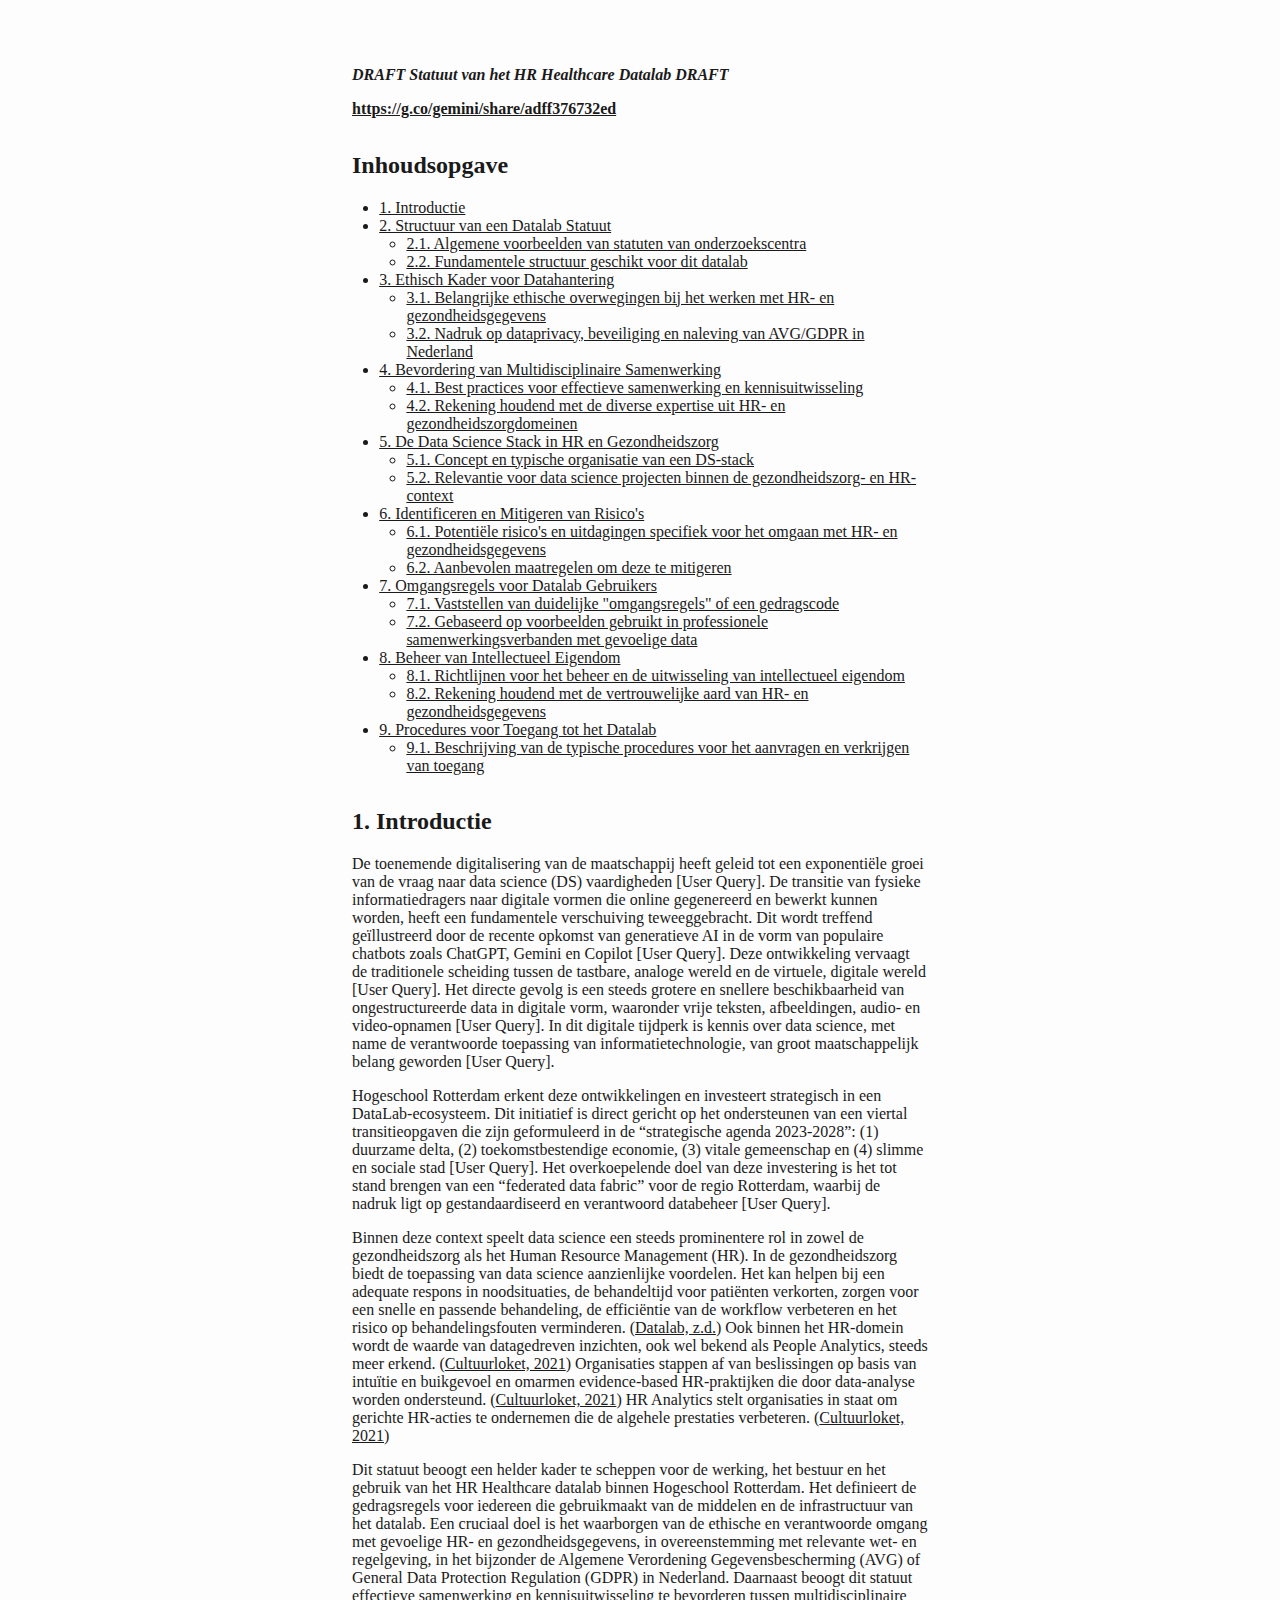
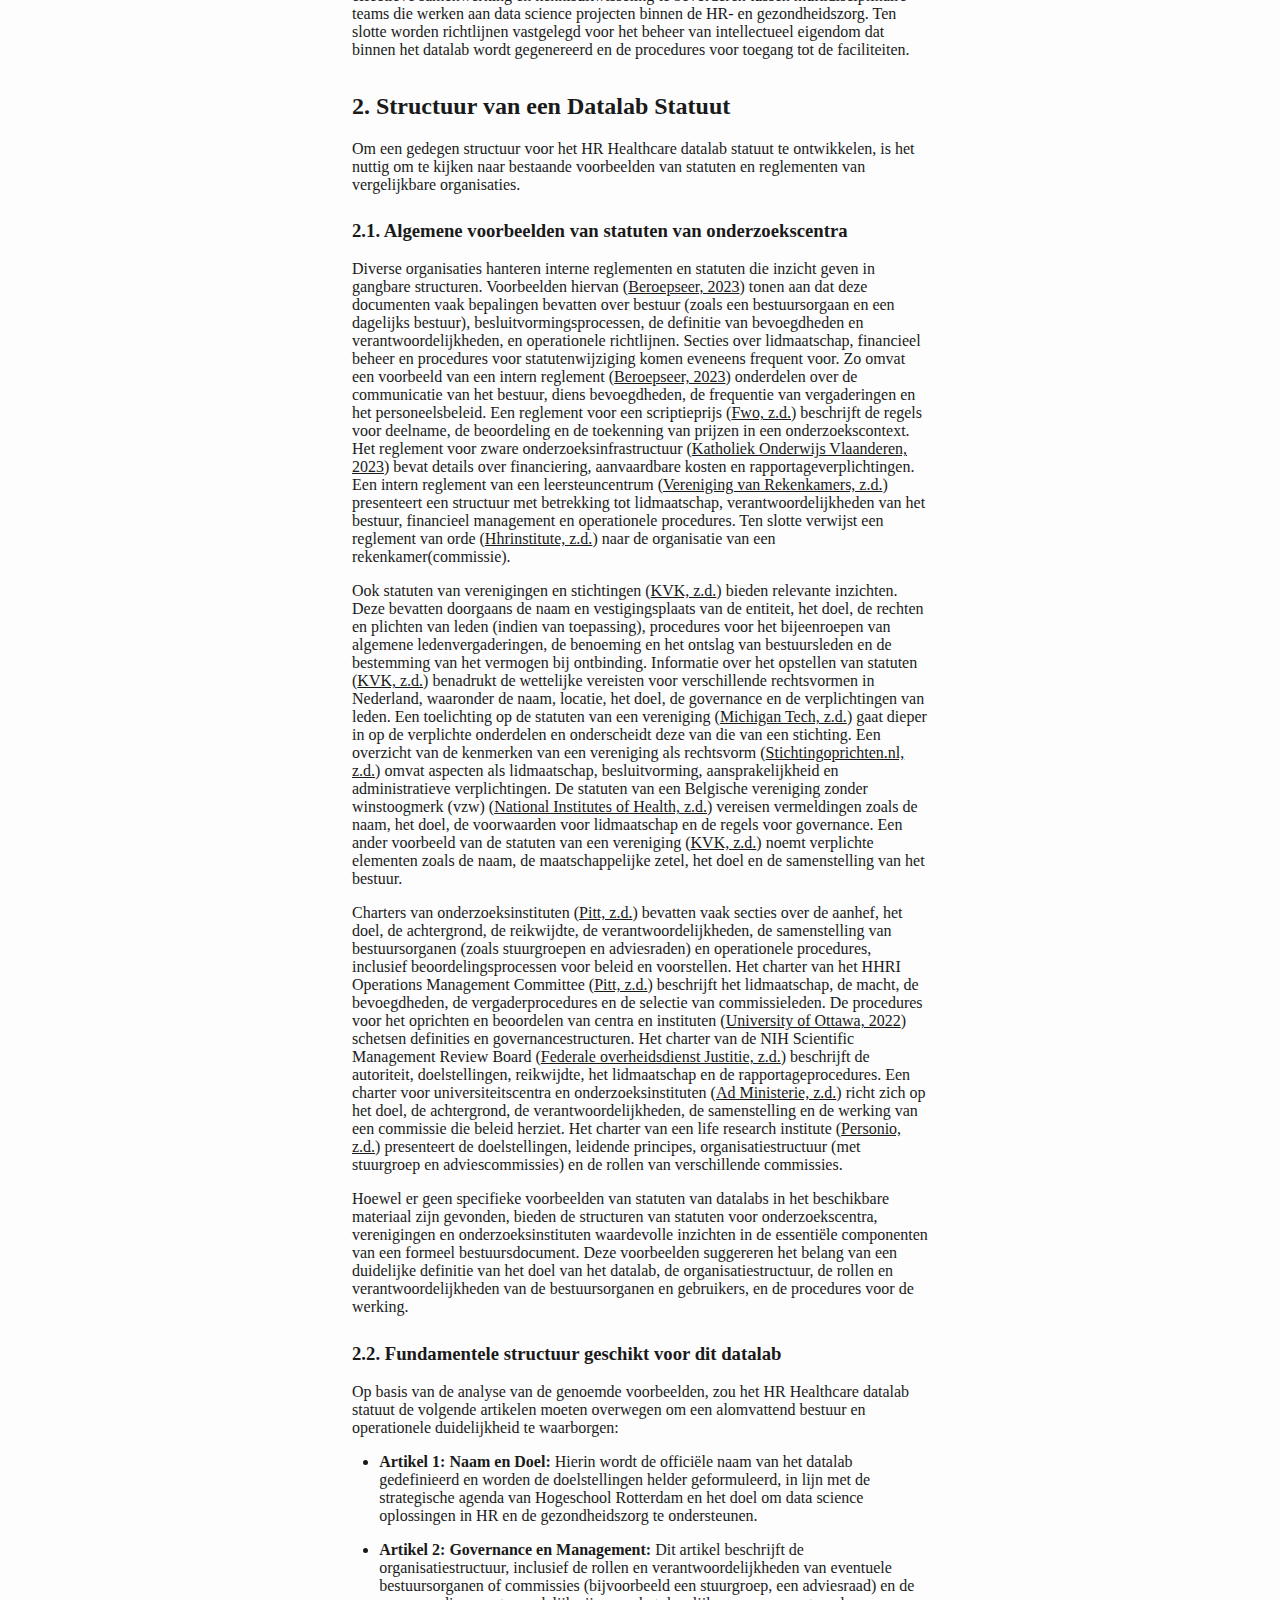
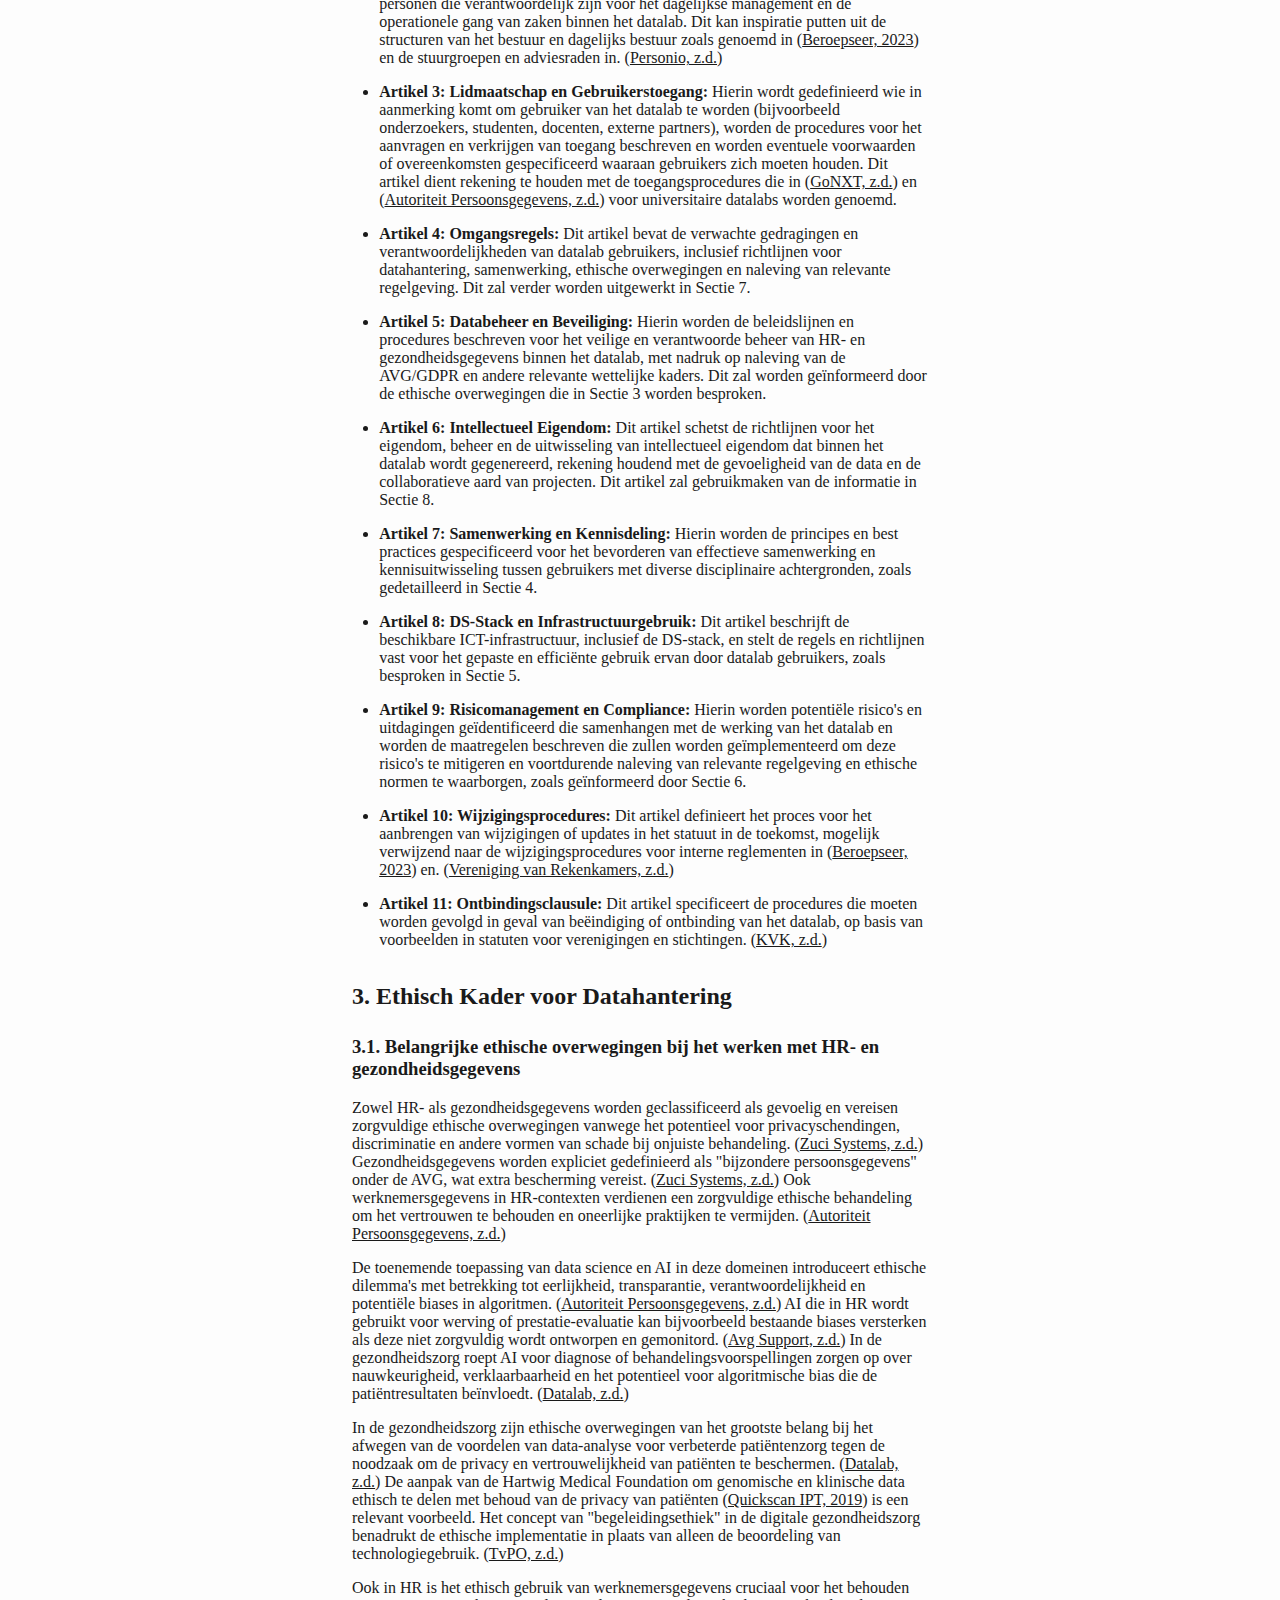
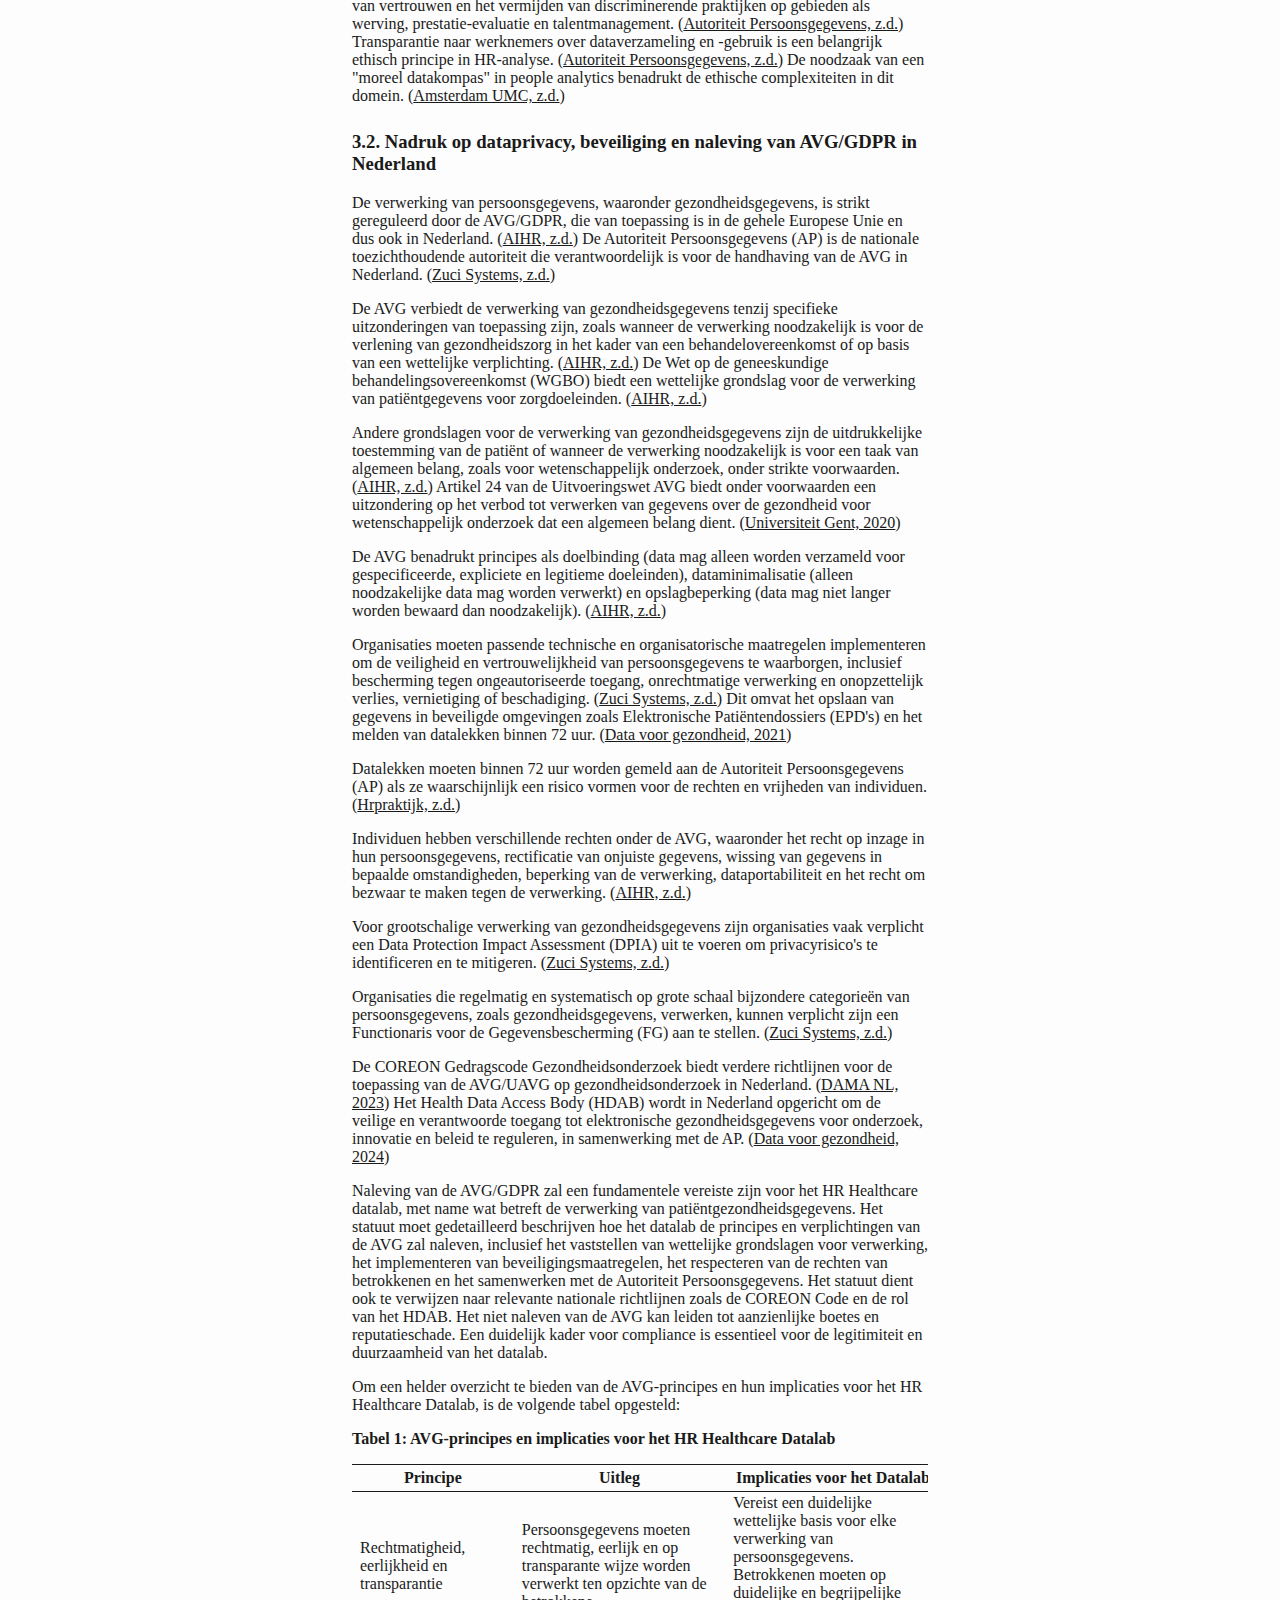
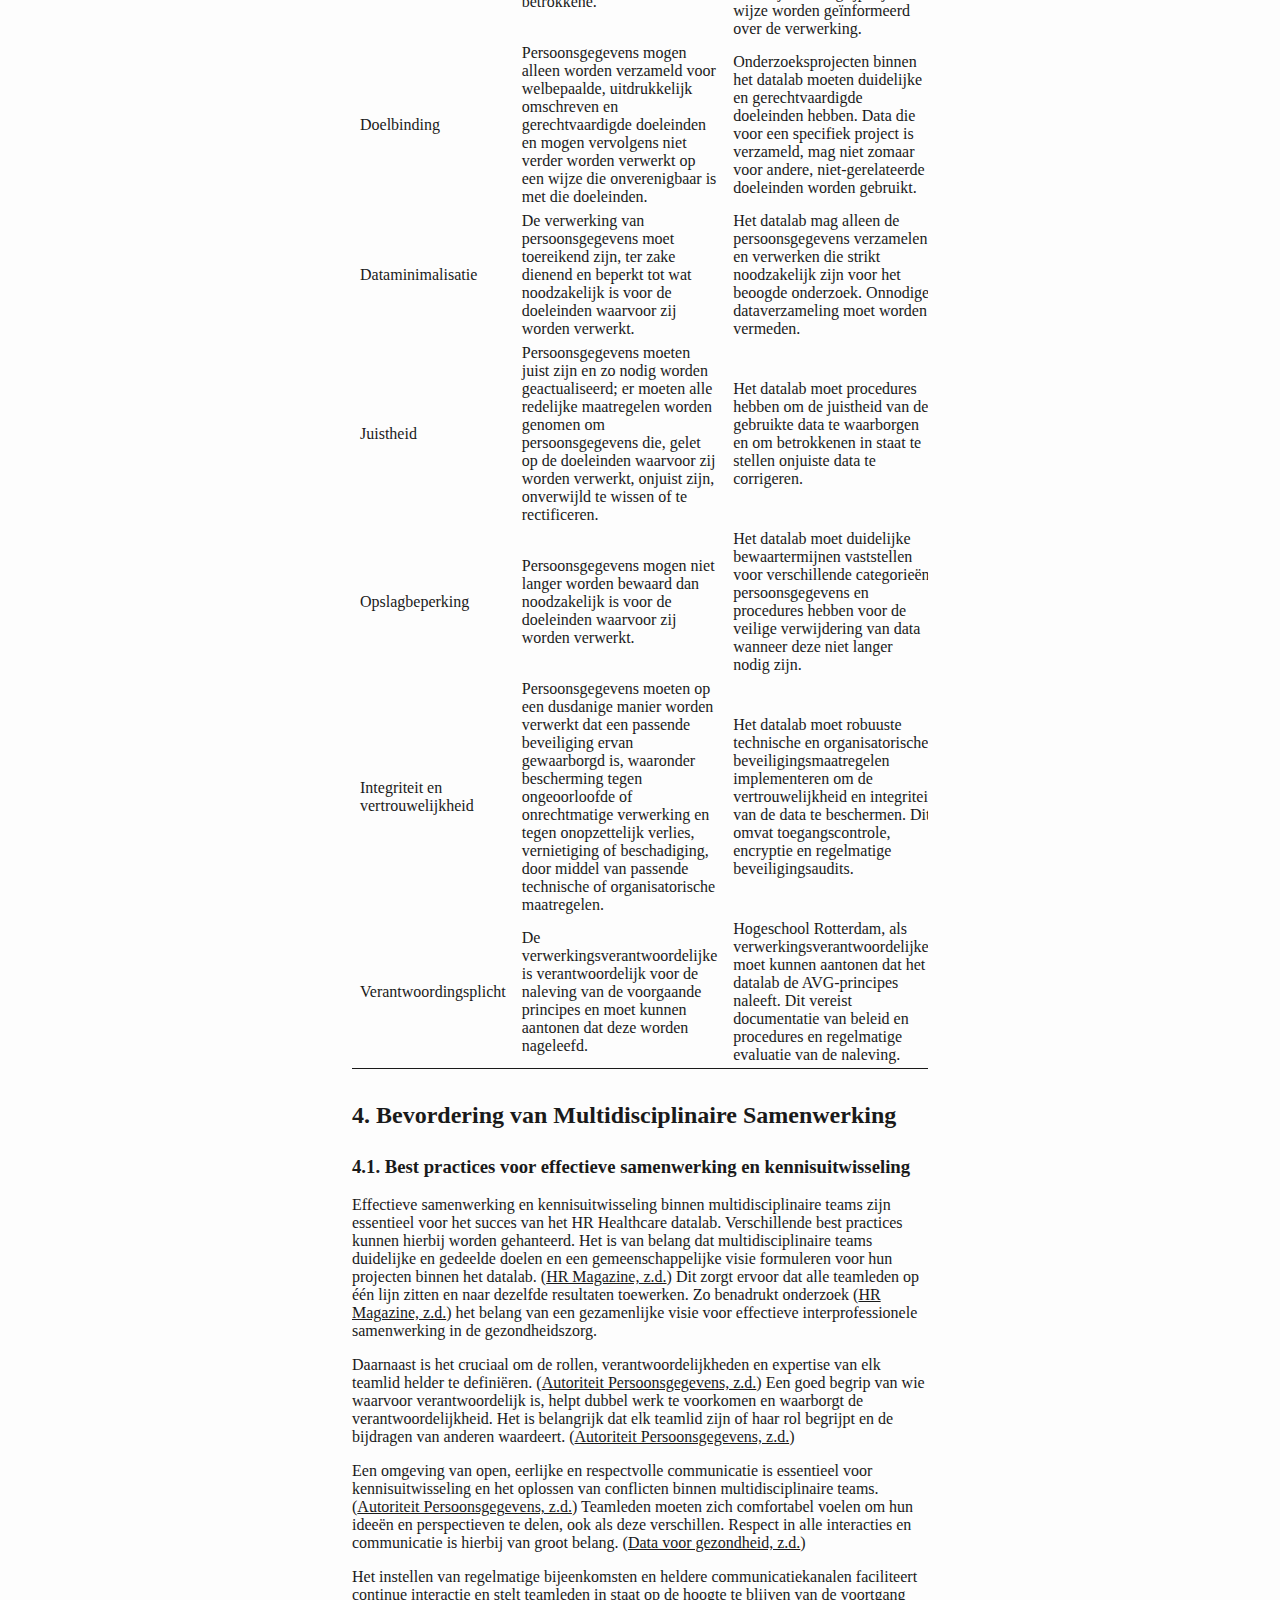
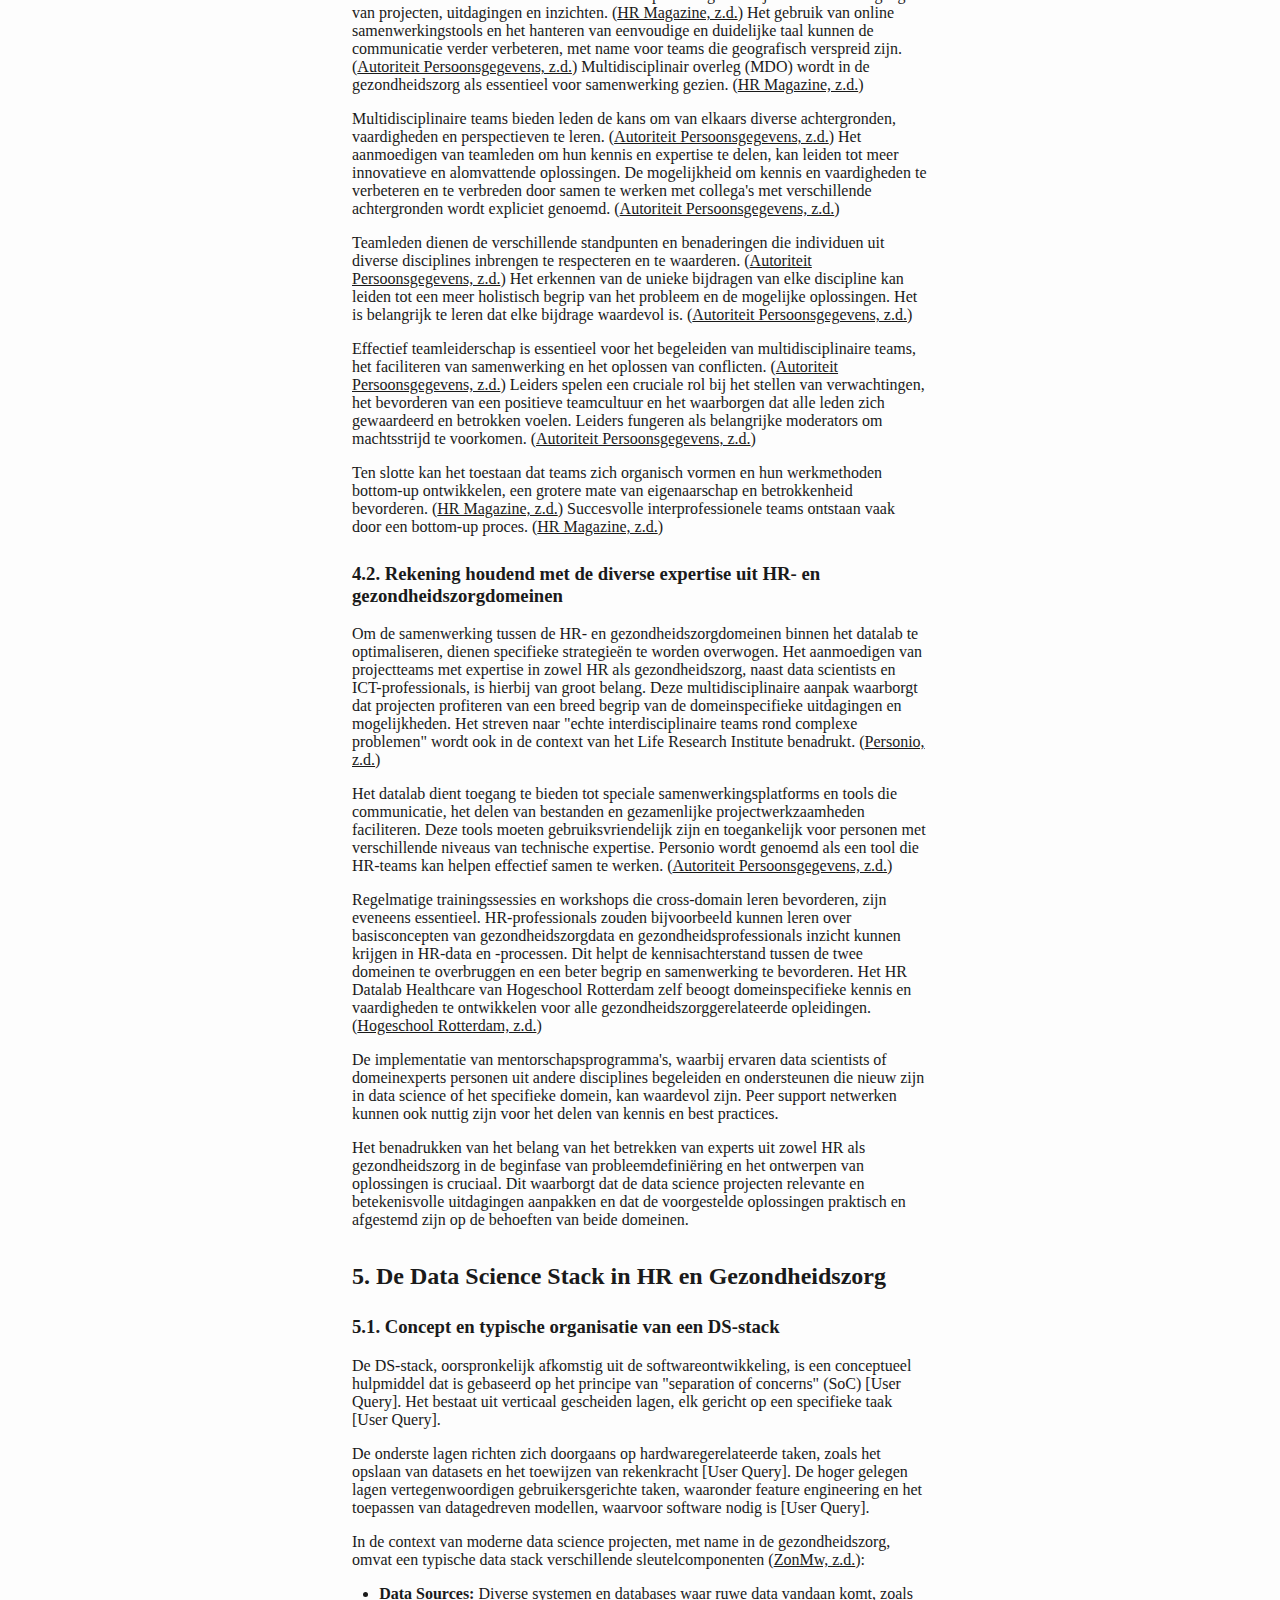
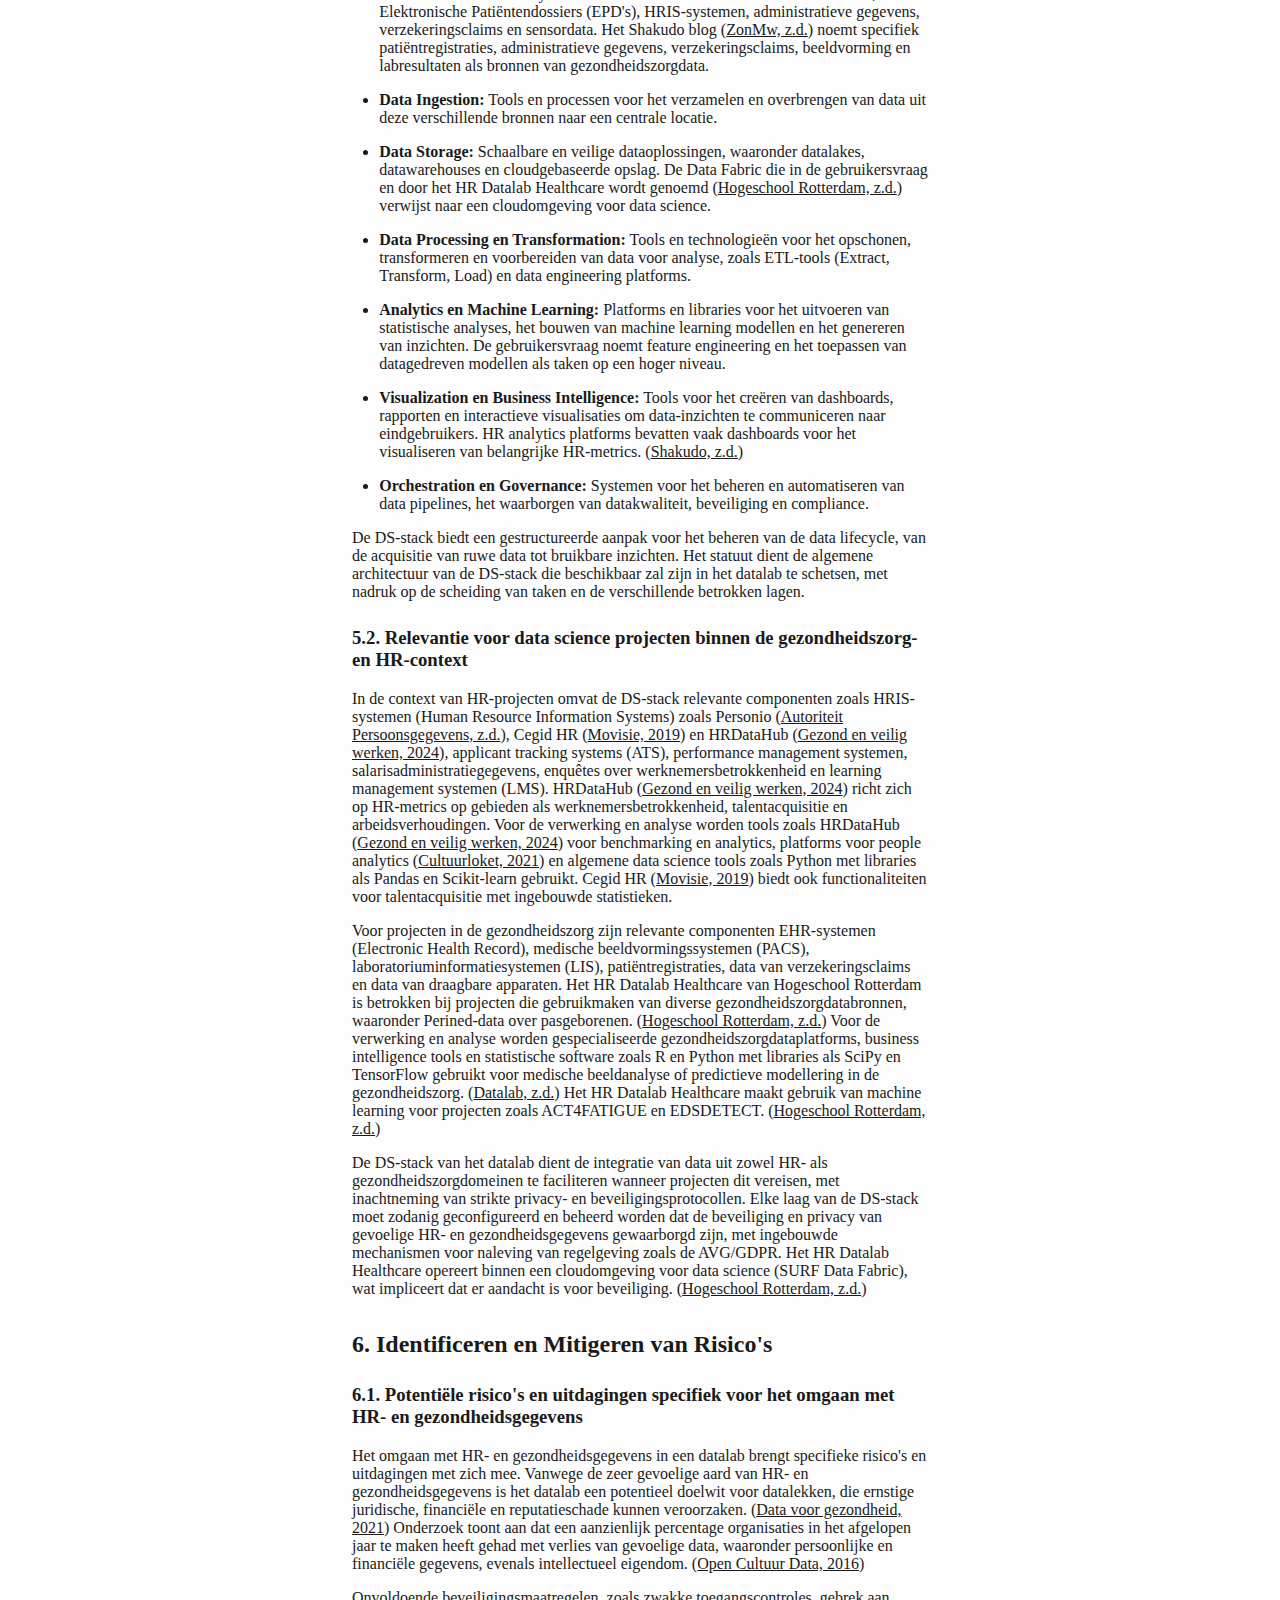
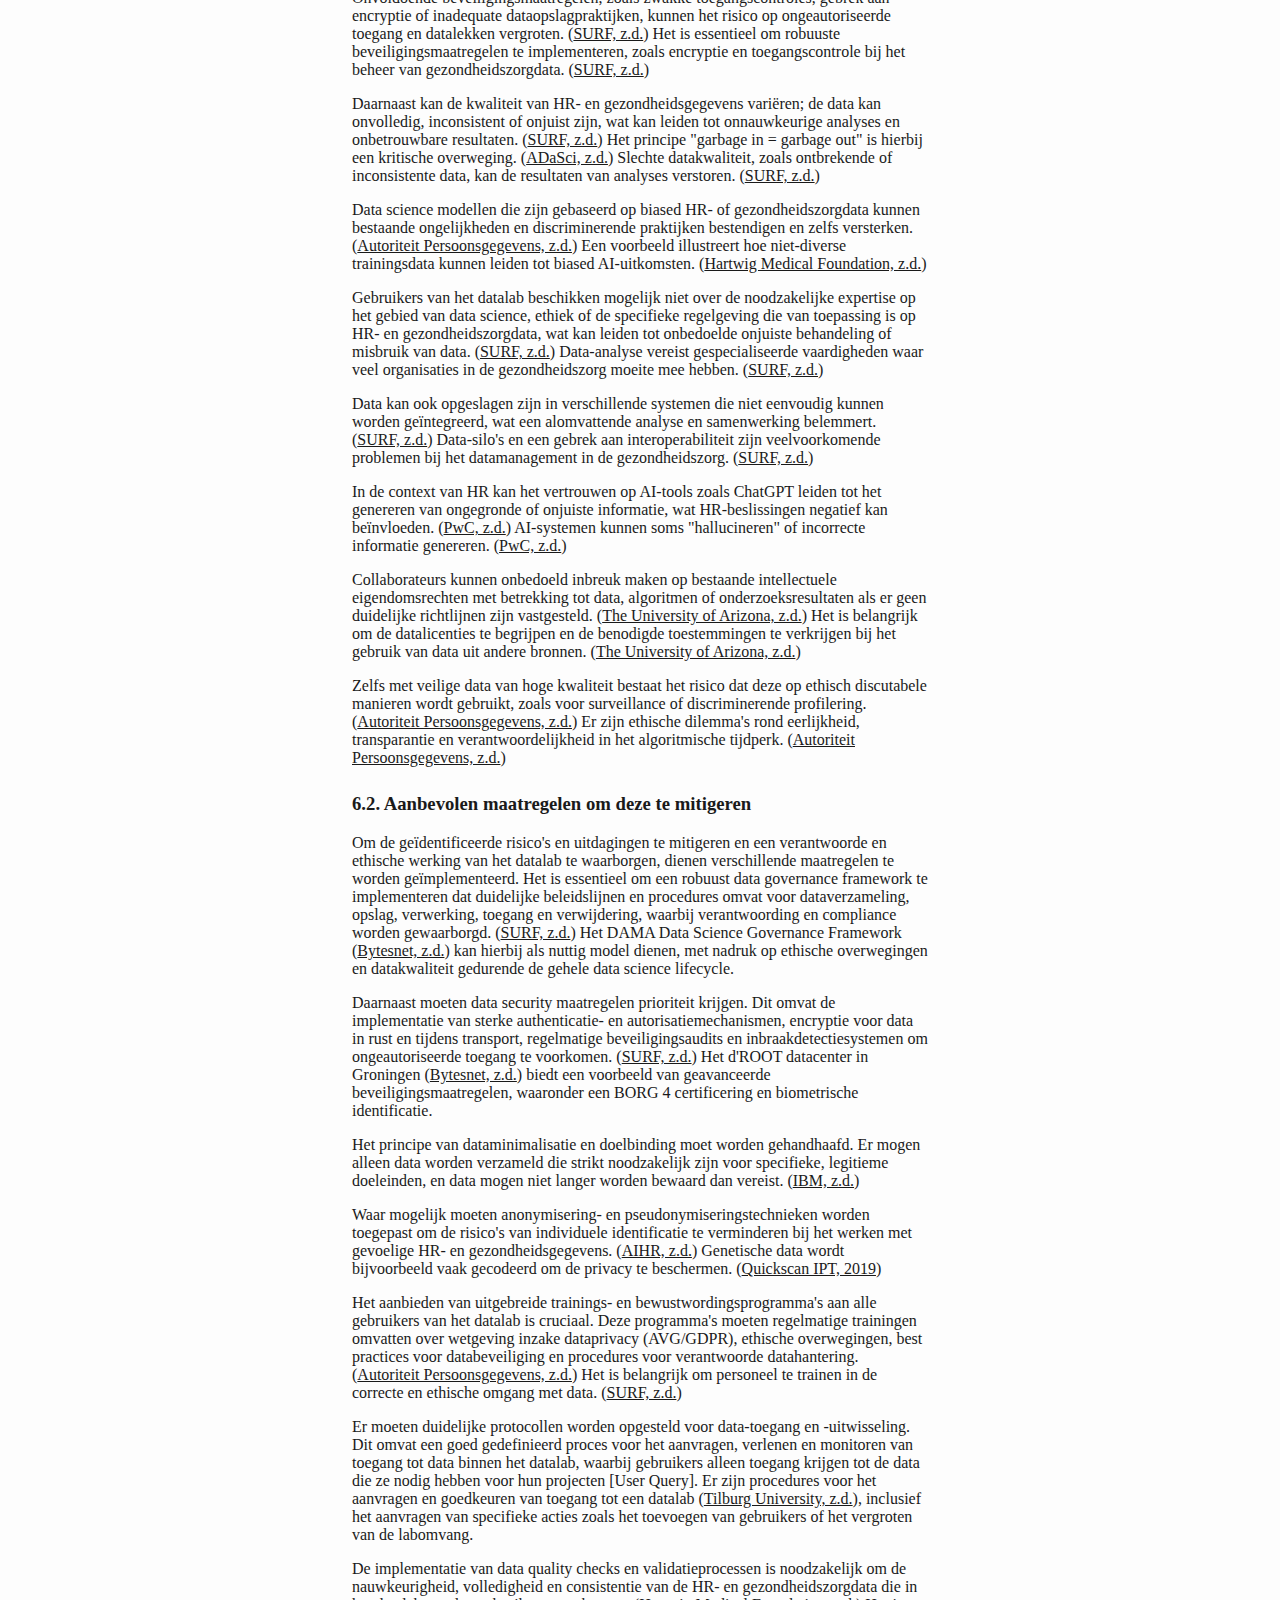
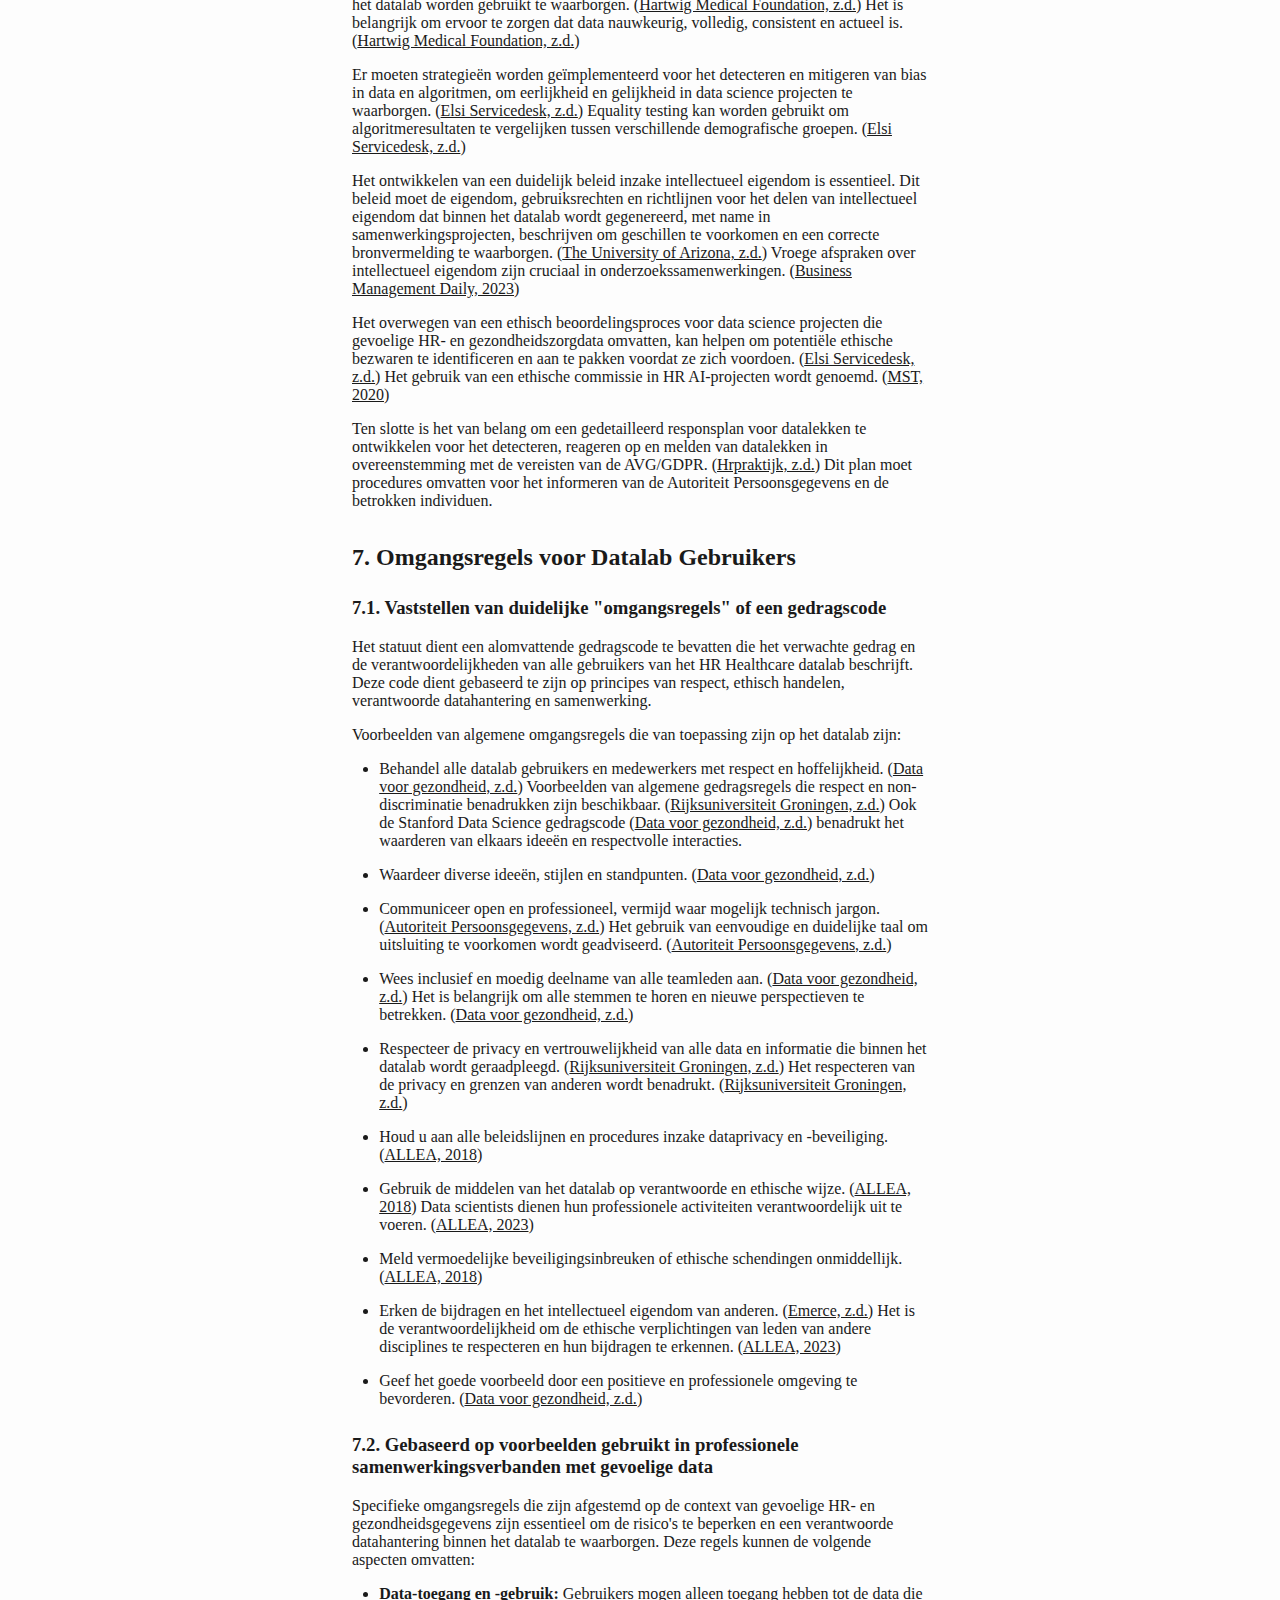
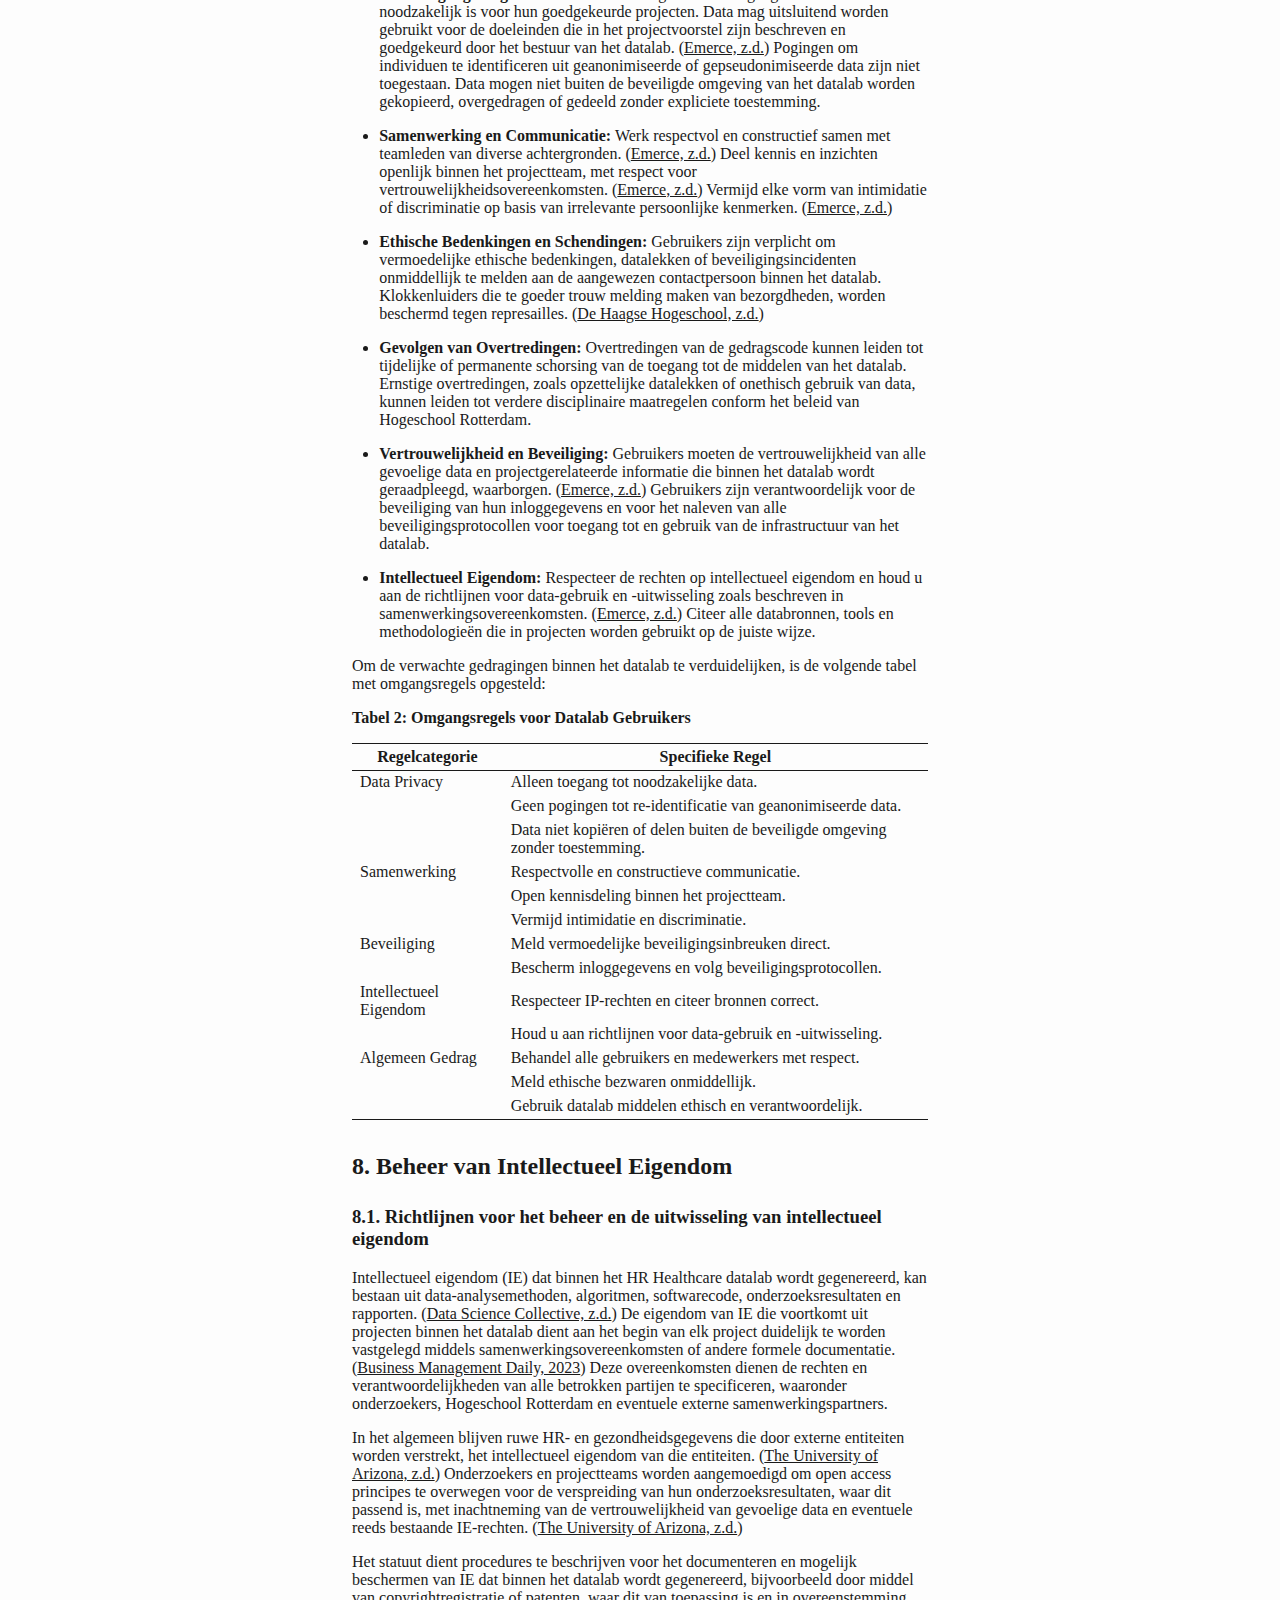
<file: PROJECTS/STATUUT/FLOWCHART/DataAnalysisExpert/DATALAB_STATUUT_GENERIC_FORMAT_2026_V01_APA.html>
<!DOCTYPE html>
<html xmlns="http://www.w3.org/1999/xhtml" lang xml:lang>
<head>
  <meta charset="utf-8" />
  <meta name="generator" content="pandoc" />
  <meta name="viewport" content="width=device-width, initial-scale=1.0, user-scalable=yes" />
  <title>DATALAB_STATUUT_GENERIC_FORMAT_2026_V01_APA</title>
  <style>

html {
color: #1a1a1a;
background-color: #fdfdfd;
}
body {
margin: 0 auto;
max-width: 36em;
padding-left: 50px;
padding-right: 50px;
padding-top: 50px;
padding-bottom: 50px;
hyphens: auto;
overflow-wrap: break-word;
text-rendering: optimizeLegibility;
font-kerning: normal;
}
@media (max-width: 600px) {
body {
font-size: 0.9em;
padding: 12px;
}
h1 {
font-size: 1.8em;
}
}
@media print {
html {
background-color: white;
}
body {
background-color: transparent;
color: black;
font-size: 12pt;
}
p, h2, h3 {
orphans: 3;
widows: 3;
}
h2, h3, h4 {
page-break-after: avoid;
}
}
p {
margin: 1em 0;
}
a {
color: #1a1a1a;
}
a:visited {
color: #1a1a1a;
}
img {
max-width: 100%;
}
svg {
height: auto;
max-width: 100%;
}
h1, h2, h3, h4, h5, h6 {
margin-top: 1.4em;
}
h5, h6 {
font-size: 1em;
font-style: italic;
}
h6 {
font-weight: normal;
}
ol, ul {
padding-left: 1.7em;
margin-top: 1em;
}
li > ol, li > ul {
margin-top: 0;
}
blockquote {
margin: 1em 0 1em 1.7em;
padding-left: 1em;
border-left: 2px solid #e6e6e6;
color: #606060;
}
code {
font-family: Menlo, Monaco, Consolas, 'Lucida Console', monospace;
font-size: 85%;
margin: 0;
hyphens: manual;
}
pre {
margin: 1em 0;
overflow: auto;
}
pre code {
padding: 0;
overflow: visible;
overflow-wrap: normal;
}
.sourceCode {
background-color: transparent;
overflow: visible;
}
hr {
border: none;
border-top: 1px solid #1a1a1a;
height: 1px;
margin: 1em 0;
}
table {
margin: 1em 0;
border-collapse: collapse;
width: 100%;
overflow-x: auto;
display: block;
font-variant-numeric: lining-nums tabular-nums;
}
table caption {
margin-bottom: 0.75em;
}
tbody {
margin-top: 0.5em;
border-top: 1px solid #1a1a1a;
border-bottom: 1px solid #1a1a1a;
}
th {
border-top: 1px solid #1a1a1a;
padding: 0.25em 0.5em 0.25em 0.5em;
}
td {
padding: 0.125em 0.5em 0.25em 0.5em;
}
header {
margin-bottom: 4em;
text-align: center;
}
#TOC li {
list-style: none;
}
#TOC ul {
padding-left: 1.3em;
}
#TOC > ul {
padding-left: 0;
}
#TOC a:not(:hover) {
text-decoration: none;
}
code{white-space: pre-wrap;}
span.smallcaps{font-variant: small-caps;}
div.columns{display: flex; gap: min(4vw, 1.5em);}
div.column{flex: auto; overflow-x: auto;}
div.hanging-indent{margin-left: 1.5em; text-indent: -1.5em;}

ul.task-list[class]{list-style: none;}
ul.task-list li input[type="checkbox"] {
font-size: inherit;
width: 0.8em;
margin: 0 0.8em 0.2em -1.6em;
vertical-align: middle;
}
.display.math{display: block; text-align: center; margin: 0.5rem auto;}
</style>
</head>
<body>
<p><em><strong>DRAFT Statuut van het HR Healthcare Datalab DRAFT</strong></em></p>
<p><a href="https://g.co/gemini/share/adff376732ed"><strong><span>https://g.co/gemini/share/adff376732ed</span></strong></a></p>
<h2 id="inhoudsopgave">Inhoudsopgave</h2>
<ul>
<li><a href="#sec-1-introductie">1. Introductie</a></li>
<li><a href="#sec-2-structuur">2. Structuur van een Datalab Statuut</a>
<ul>
<li><a href="#sec-2-1-voorbeelden">2.1. Algemene voorbeelden van statuten van onderzoekscentra</a></li>
<li><a href="#sec-2-2-fundamentele-structuur">2.2. Fundamentele structuur geschikt voor dit datalab</a></li>
</ul></li>
<li><a href="#sec-3-ethisch-kader">3. Ethisch Kader voor Datahantering</a>
<ul>
<li><a href="#sec-3-1-ethische-overwegingen">3.1. Belangrijke ethische overwegingen bij het werken met HR- en gezondheidsgegevens</a></li>
<li><a href="#sec-3-2-avg-gdpr">3.2. Nadruk op dataprivacy, beveiliging en naleving van AVG/GDPR in Nederland</a></li>
</ul></li>
<li><a href="#sec-4-samenwerking">4. Bevordering van Multidisciplinaire Samenwerking</a>
<ul>
<li><a href="#sec-4-1-best-practices">4.1. Best practices voor effectieve samenwerking en kennisuitwisseling</a></li>
<li><a href="#sec-4-2-diverse-expertise">4.2. Rekening houdend met de diverse expertise uit HR- en gezondheidszorgdomeinen</a></li>
</ul></li>
<li><a href="#sec-5-ds-stack">5. De Data Science Stack in HR en Gezondheidszorg</a>
<ul>
<li><a href="#sec-5-1-concept-ds-stack">5.1. Concept en typische organisatie van een DS-stack</a></li>
<li><a href="#sec-5-2-relevantie">5.2. Relevantie voor data science projecten binnen de gezondheidszorg- en HR-context</a></li>
</ul></li>
<li><a href="#sec-6-risicos">6. Identificeren en Mitigeren van Risico&#39;s</a>
<ul>
<li><a href="#sec-6-1-uitdagingen">6.1. Potentiële risico&#39;s en uitdagingen specifiek voor het omgaan met HR- en gezondheidsgegevens</a></li>
<li><a href="#sec-6-2-mitigatie">6.2. Aanbevolen maatregelen om deze te mitigeren</a></li>
</ul></li>
<li><a href="#sec-7-omgangsregels">7. Omgangsregels voor Datalab Gebruikers</a>
<ul>
<li><a href="#sec-7-1-gedragscode">7.1. Vaststellen van duidelijke &quot;omgangsregels&quot; of een gedragscode</a></li>
<li><a href="#sec-7-2-professionele-samenwerkingsverbanden">7.2. Gebaseerd op voorbeelden gebruikt in professionele samenwerkingsverbanden met gevoelige data</a></li>
</ul></li>
<li><a href="#sec-8-intellectueel-eigendom">8. Beheer van Intellectueel Eigendom</a>
<ul>
<li><a href="#sec-8-1-richtlijnen-intellectueel-eigendom">8.1. Richtlijnen voor het beheer en de uitwisseling van intellectueel eigendom</a></li>
<li><a href="#sec-8-2-vertrouwelijke-aard">8.2. Rekening houdend met de vertrouwelijke aard van HR- en gezondheidsgegevens</a></li>
</ul></li>
<li><a href="#sec-9-toegang">9. Procedures voor Toegang tot het Datalab</a>
<ul>
<li><a href="#sec-9-1-aanvragen-en-verkrijgen-van-toegang">9.1. Beschrijving van de typische procedures voor het aanvragen en verkrijgen van toegang</a></li>
</ul></li>
</ul>
<p><a id="sec-1-introductie"></a></p>
<h2 id="1-introductie">1. Introductie</h2>
<p>De toenemende digitalisering van de maatschappij heeft geleid tot een exponentiële groei van de vraag naar data science (DS) vaardigheden [User Query]. De transitie van fysieke informatiedragers naar digitale vormen die online gegenereerd en bewerkt kunnen worden, heeft een fundamentele verschuiving teweeggebracht. Dit wordt treffend geïllustreerd door de recente opkomst van generatieve AI in de vorm van populaire chatbots zoals ChatGPT, Gemini en Copilot [User Query]. Deze ontwikkeling vervaagt de traditionele scheiding tussen de tastbare, analoge wereld en de virtuele, digitale wereld [User Query]. Het directe gevolg is een steeds grotere en snellere beschikbaarheid van ongestructureerde data in digitale vorm, waaronder vrije teksten, afbeeldingen, audio- en video-opnamen [User Query]. In dit digitale tijdperk is kennis over data science, met name de verantwoorde toepassing van informatietechnologie, van groot maatschappelijk belang geworden [User Query].</p>
<p>Hogeschool Rotterdam erkent deze ontwikkelingen en investeert strategisch in een DataLab-ecosysteem. Dit initiatief is direct gericht op het ondersteunen van een viertal transitieopgaven die zijn geformuleerd in de “strategische agenda 2023-2028”: (1) duurzame delta, (2) toekomstbestendige economie, (3) vitale gemeenschap en (4) slimme en sociale stad [User Query]. Het overkoepelende doel van deze investering is het tot stand brengen van een “federated data fabric” voor de regio Rotterdam, waarbij de nadruk ligt op gestandaardiseerd en verantwoord databeheer [User Query].</p>
<p>Binnen deze context speelt data science een steeds prominentere rol in zowel de gezondheidszorg als het Human Resource Management (HR). In de gezondheidszorg biedt de toepassing van data science aanzienlijke voordelen. Het kan helpen bij een adequate respons in noodsituaties, de behandeltijd voor patiënten verkorten, zorgen voor een snelle en passende behandeling, de efficiëntie van de workflow verbeteren en het risico op behandelingsfouten verminderen. (<a href="#ref-1">Datalab, z.d.</a>) Ook binnen het HR-domein wordt de waarde van datagedreven inzichten, ook wel bekend als People Analytics, steeds meer erkend. (<a href="#ref-2">Cultuurloket, 2021</a>) Organisaties stappen af van beslissingen op basis van intuïtie en buikgevoel en omarmen evidence-based HR-praktijken die door data-analyse worden ondersteund. (<a href="#ref-2">Cultuurloket, 2021</a>) HR Analytics stelt organisaties in staat om gerichte HR-acties te ondernemen die de algehele prestaties verbeteren. (<a href="#ref-2">Cultuurloket, 2021</a>)</p>
<p>Dit statuut beoogt een helder kader te scheppen voor de werking, het bestuur en het gebruik van het HR Healthcare datalab binnen Hogeschool Rotterdam. Het definieert de gedragsregels voor iedereen die gebruikmaakt van de middelen en de infrastructuur van het datalab. Een cruciaal doel is het waarborgen van de ethische en verantwoorde omgang met gevoelige HR- en gezondheidsgegevens, in overeenstemming met relevante wet- en regelgeving, in het bijzonder de Algemene Verordening Gegevensbescherming (AVG) of General Data Protection Regulation (GDPR) in Nederland. Daarnaast beoogt dit statuut effectieve samenwerking en kennisuitwisseling te bevorderen tussen multidisciplinaire teams die werken aan data science projecten binnen de HR- en gezondheidszorg. Ten slotte worden richtlijnen vastgelegd voor het beheer van intellectueel eigendom dat binnen het datalab wordt gegenereerd en de procedures voor toegang tot de faciliteiten.</p>
<p><a id="sec-2-structuur"></a></p>
<h2 id="2-structuur-van-een-datalab-statuut">2. Structuur van een Datalab Statuut</h2>
<p>Om een gedegen structuur voor het HR Healthcare datalab statuut te ontwikkelen, is het nuttig om te kijken naar bestaande voorbeelden van statuten en reglementen van vergelijkbare organisaties.</p>
<p><a id="sec-2-1-voorbeelden"></a></p>
<h3 id="21-algemene-voorbeelden-van-statuten-van-onderzoekscentra">2.1. Algemene voorbeelden van statuten van onderzoekscentra</h3>
<p>Diverse organisaties hanteren interne reglementen en statuten die inzicht geven in gangbare structuren. Voorbeelden hiervan (<a href="#ref-3">Beroepseer, 2023</a>) tonen aan dat deze documenten vaak bepalingen bevatten over bestuur (zoals een bestuursorgaan en een dagelijks bestuur), besluitvormingsprocessen, de definitie van bevoegdheden en verantwoordelijkheden, en operationele richtlijnen. Secties over lidmaatschap, financieel beheer en procedures voor statutenwijziging komen eveneens frequent voor. Zo omvat een voorbeeld van een intern reglement (<a href="#ref-3">Beroepseer, 2023</a>) onderdelen over de communicatie van het bestuur, diens bevoegdheden, de frequentie van vergaderingen en het personeelsbeleid. Een reglement voor een scriptieprijs (<a href="#ref-4">Fwo, z.d.</a>) beschrijft de regels voor deelname, de beoordeling en de toekenning van prijzen in een onderzoekscontext. Het reglement voor zware onderzoeksinfrastructuur (<a href="#ref-5">Katholiek Onderwijs Vlaanderen, 2023</a>) bevat details over financiering, aanvaardbare kosten en rapportageverplichtingen. Een intern reglement van een leersteuncentrum (<a href="#ref-6">Vereniging van Rekenkamers, z.d.</a>) presenteert een structuur met betrekking tot lidmaatschap, verantwoordelijkheden van het bestuur, financieel management en operationele procedures. Ten slotte verwijst een reglement van orde (<a href="#ref-7">Hhrinstitute, z.d.</a>) naar de organisatie van een rekenkamer(commissie).</p>
<p>Ook statuten van verenigingen en stichtingen (<a href="#ref-8">KVK, z.d.</a>) bieden relevante inzichten. Deze bevatten doorgaans de naam en vestigingsplaats van de entiteit, het doel, de rechten en plichten van leden (indien van toepassing), procedures voor het bijeenroepen van algemene ledenvergaderingen, de benoeming en het ontslag van bestuursleden en de bestemming van het vermogen bij ontbinding. Informatie over het opstellen van statuten (<a href="#ref-8">KVK, z.d.</a>) benadrukt de wettelijke vereisten voor verschillende rechtsvormen in Nederland, waaronder de naam, locatie, het doel, de governance en de verplichtingen van leden. Een toelichting op de statuten van een vereniging (<a href="#ref-9">Michigan Tech, z.d.</a>) gaat dieper in op de verplichte onderdelen en onderscheidt deze van die van een stichting. Een overzicht van de kenmerken van een vereniging als rechtsvorm (<a href="#ref-10">Stichtingoprichten.nl, z.d.</a>) omvat aspecten als lidmaatschap, besluitvorming, aansprakelijkheid en administratieve verplichtingen. De statuten van een Belgische vereniging zonder winstoogmerk (vzw) (<a href="#ref-11">National Institutes of Health, z.d.</a>) vereisen vermeldingen zoals de naam, het doel, de voorwaarden voor lidmaatschap en de regels voor governance. Een ander voorbeeld van de statuten van een vereniging (<a href="#ref-12">KVK, z.d.</a>) noemt verplichte elementen zoals de naam, de maatschappelijke zetel, het doel en de samenstelling van het bestuur.</p>
<p>Charters van onderzoeksinstituten (<a href="#ref-13">Pitt, z.d.</a>) bevatten vaak secties over de aanhef, het doel, de achtergrond, de reikwijdte, de verantwoordelijkheden, de samenstelling van bestuursorganen (zoals stuurgroepen en adviesraden) en operationele procedures, inclusief beoordelingsprocessen voor beleid en voorstellen. Het charter van het HHRI Operations Management Committee (<a href="#ref-13">Pitt, z.d.</a>) beschrijft het lidmaatschap, de macht, de bevoegdheden, de vergaderprocedures en de selectie van commissieleden. De procedures voor het oprichten en beoordelen van centra en instituten (<a href="#ref-14">University of Ottawa, 2022</a>) schetsen definities en governancestructuren. Het charter van de NIH Scientific Management Review Board (<a href="#ref-15">Federale overheidsdienst Justitie, z.d.</a>) beschrijft de autoriteit, doelstellingen, reikwijdte, het lidmaatschap en de rapportageprocedures. Een charter voor universiteitscentra en onderzoeksinstituten (<a href="#ref-16">Ad Ministerie, z.d.</a>) richt zich op het doel, de achtergrond, de verantwoordelijkheden, de samenstelling en de werking van een commissie die beleid herziet. Het charter van een life research institute (<a href="#ref-17">Personio, z.d.</a>) presenteert de doelstellingen, leidende principes, organisatiestructuur (met stuurgroep en adviescommissies) en de rollen van verschillende commissies.</p>
<p>Hoewel er geen specifieke voorbeelden van statuten van datalabs in het beschikbare materiaal zijn gevonden, bieden de structuren van statuten voor onderzoekscentra, verenigingen en onderzoeksinstituten waardevolle inzichten in de essentiële componenten van een formeel bestuursdocument. Deze voorbeelden suggereren het belang van een duidelijke definitie van het doel van het datalab, de organisatiestructuur, de rollen en verantwoordelijkheden van de bestuursorganen en gebruikers, en de procedures voor de werking.</p>
<p><a id="sec-2-2-fundamentele-structuur"></a></p>
<h3 id="22-fundamentele-structuur-geschikt-voor-dit-datalab">2.2. Fundamentele structuur geschikt voor dit datalab</h3>
<p>Op basis van de analyse van de genoemde voorbeelden, zou het HR Healthcare datalab statuut de volgende artikelen moeten overwegen om een alomvattend bestuur en operationele duidelijkheid te waarborgen:</p>
<ul>
<li><p><strong>Artikel 1: Naam en Doel:</strong> Hierin wordt de officiële naam van het datalab gedefinieerd en worden de doelstellingen helder geformuleerd, in lijn met de strategische agenda van Hogeschool Rotterdam en het doel om data science oplossingen in HR en de gezondheidszorg te ondersteunen.</p></li>
<li><p><strong>Artikel 2: Governance en Management:</strong> Dit artikel beschrijft de organisatiestructuur, inclusief de rollen en verantwoordelijkheden van eventuele bestuursorganen of commissies (bijvoorbeeld een stuurgroep, een adviesraad) en de personen die verantwoordelijk zijn voor het dagelijkse management en de operationele gang van zaken binnen het datalab. Dit kan inspiratie putten uit de structuren van het bestuur en dagelijks bestuur zoals genoemd in (<a href="#ref-3">Beroepseer, 2023</a>) en de stuurgroepen en adviesraden in. (<a href="#ref-17">Personio, z.d.</a>)</p></li>
<li><p><strong>Artikel 3: Lidmaatschap en Gebruikerstoegang:</strong> Hierin wordt gedefinieerd wie in aanmerking komt om gebruiker van het datalab te worden (bijvoorbeeld onderzoekers, studenten, docenten, externe partners), worden de procedures voor het aanvragen en verkrijgen van toegang beschreven en worden eventuele voorwaarden of overeenkomsten gespecificeerd waaraan gebruikers zich moeten houden. Dit artikel dient rekening te houden met de toegangsprocedures die in (<a href="#ref-18">GoNXT, z.d.</a>) en (<a href="#ref-19">Autoriteit Persoonsgegevens, z.d.</a>) voor universitaire datalabs worden genoemd.</p></li>
<li><p><strong>Artikel 4: Omgangsregels:</strong> Dit artikel bevat de verwachte gedragingen en verantwoordelijkheden van datalab gebruikers, inclusief richtlijnen voor datahantering, samenwerking, ethische overwegingen en naleving van relevante regelgeving. Dit zal verder worden uitgewerkt in Sectie 7.</p></li>
<li><p><strong>Artikel 5: Databeheer en Beveiliging:</strong> Hierin worden de beleidslijnen en procedures beschreven voor het veilige en verantwoorde beheer van HR- en gezondheidsgegevens binnen het datalab, met nadruk op naleving van de AVG/GDPR en andere relevante wettelijke kaders. Dit zal worden geïnformeerd door de ethische overwegingen die in Sectie 3 worden besproken.</p></li>
<li><p><strong>Artikel 6: Intellectueel Eigendom:</strong> Dit artikel schetst de richtlijnen voor het eigendom, beheer en de uitwisseling van intellectueel eigendom dat binnen het datalab wordt gegenereerd, rekening houdend met de gevoeligheid van de data en de collaboratieve aard van projecten. Dit artikel zal gebruikmaken van de informatie in Sectie 8.</p></li>
<li><p><strong>Artikel 7: Samenwerking en Kennisdeling:</strong> Hierin worden de principes en best practices gespecificeerd voor het bevorderen van effectieve samenwerking en kennisuitwisseling tussen gebruikers met diverse disciplinaire achtergronden, zoals gedetailleerd in Sectie 4.</p></li>
<li><p><strong>Artikel 8: DS-Stack en Infrastructuurgebruik:</strong> Dit artikel beschrijft de beschikbare ICT-infrastructuur, inclusief de DS-stack, en stelt de regels en richtlijnen vast voor het gepaste en efficiënte gebruik ervan door datalab gebruikers, zoals besproken in Sectie 5.</p></li>
<li><p><strong>Artikel 9: Risicomanagement en Compliance:</strong> Hierin worden potentiële risico&#39;s en uitdagingen geïdentificeerd die samenhangen met de werking van het datalab en worden de maatregelen beschreven die zullen worden geïmplementeerd om deze risico&#39;s te mitigeren en voortdurende naleving van relevante regelgeving en ethische normen te waarborgen, zoals geïnformeerd door Sectie 6.</p></li>
<li><p><strong>Artikel 10: Wijzigingsprocedures:</strong> Dit artikel definieert het proces voor het aanbrengen van wijzigingen of updates in het statuut in de toekomst, mogelijk verwijzend naar de wijzigingsprocedures voor interne reglementen in (<a href="#ref-3">Beroepseer, 2023</a>) en. (<a href="#ref-6">Vereniging van Rekenkamers, z.d.</a>)</p></li>
<li><p><strong>Artikel 11: Ontbindingsclausule:</strong> Dit artikel specificeert de procedures die moeten worden gevolgd in geval van beëindiging of ontbinding van het datalab, op basis van voorbeelden in statuten voor verenigingen en stichtingen. (<a href="#ref-8">KVK, z.d.</a>)</p></li>
</ul>
<p><a id="sec-3-ethisch-kader"></a></p>
<h2 id="3-ethisch-kader-voor-datahantering">3. Ethisch Kader voor Datahantering</h2>
<p><a id="sec-3-1-ethische-overwegingen"></a></p>
<h3 id="31-belangrijke-ethische-overwegingen-bij-het-werken-met-hr--en-gezondheidsgegevens">3.1. Belangrijke ethische overwegingen bij het werken met HR- en gezondheidsgegevens</h3>
<p>Zowel HR- als gezondheidsgegevens worden geclassificeerd als gevoelig en vereisen zorgvuldige ethische overwegingen vanwege het potentieel voor privacyschendingen, discriminatie en andere vormen van schade bij onjuiste behandeling. (<a href="#ref-20">Zuci Systems, z.d.</a>) Gezondheidsgegevens worden expliciet gedefinieerd als &quot;bijzondere persoonsgegevens&quot; onder de AVG, wat extra bescherming vereist. (<a href="#ref-20">Zuci Systems, z.d.</a>) Ook werknemersgegevens in HR-contexten verdienen een zorgvuldige ethische behandeling om het vertrouwen te behouden en oneerlijke praktijken te vermijden. (<a href="#ref-21">Autoriteit Persoonsgegevens, z.d.</a>)</p>
<p>De toenemende toepassing van data science en AI in deze domeinen introduceert ethische dilemma&#39;s met betrekking tot eerlijkheid, transparantie, verantwoordelijkheid en potentiële biases in algoritmen. (<a href="#ref-23">Autoriteit Persoonsgegevens, z.d.</a>) AI die in HR wordt gebruikt voor werving of prestatie-evaluatie kan bijvoorbeeld bestaande biases versterken als deze niet zorgvuldig wordt ontworpen en gemonitord. (<a href="#ref-24">Avg Support, z.d.</a>) In de gezondheidszorg roept AI voor diagnose of behandelingsvoorspellingen zorgen op over nauwkeurigheid, verklaarbaarheid en het potentieel voor algoritmische bias die de patiëntresultaten beïnvloedt. (<a href="#ref-1">Datalab, z.d.</a>)</p>
<p>In de gezondheidszorg zijn ethische overwegingen van het grootste belang bij het afwegen van de voordelen van data-analyse voor verbeterde patiëntenzorg tegen de noodzaak om de privacy en vertrouwelijkheid van patiënten te beschermen. (<a href="#ref-1">Datalab, z.d.</a>) De aanpak van de Hartwig Medical Foundation om genomische en klinische data ethisch te delen met behoud van de privacy van patiënten (<a href="#ref-30">Quickscan IPT, 2019</a>) is een relevant voorbeeld. Het concept van &quot;begeleidingsethiek&quot; in de digitale gezondheidszorg benadrukt de ethische implementatie in plaats van alleen de beoordeling van technologiegebruik. (<a href="#ref-31">TvPO, z.d.</a>)</p>
<p>Ook in HR is het ethisch gebruik van werknemersgegevens cruciaal voor het behouden van vertrouwen en het vermijden van discriminerende praktijken op gebieden als werving, prestatie-evaluatie en talentmanagement. (<a href="#ref-21">Autoriteit Persoonsgegevens, z.d.</a>) Transparantie naar werknemers over dataverzameling en -gebruik is een belangrijk ethisch principe in HR-analyse. (<a href="#ref-21">Autoriteit Persoonsgegevens, z.d.</a>) De noodzaak van een &quot;moreel datakompas&quot; in people analytics benadrukt de ethische complexiteiten in dit domein. (<a href="#ref-32">Amsterdam UMC, z.d.</a>)</p>
<p><a id="sec-3-2-avg-gdpr"></a></p>
<h3 id="32-nadruk-op-dataprivacy-beveiliging-en-naleving-van-avggdpr-in-nederland">3.2. Nadruk op dataprivacy, beveiliging en naleving van AVG/GDPR in Nederland</h3>
<p>De verwerking van persoonsgegevens, waaronder gezondheidsgegevens, is strikt gereguleerd door de AVG/GDPR, die van toepassing is in de gehele Europese Unie en dus ook in Nederland. (<a href="#ref-33">AIHR, z.d.</a>) De Autoriteit Persoonsgegevens (AP) is de nationale toezichthoudende autoriteit die verantwoordelijk is voor de handhaving van de AVG in Nederland. (<a href="#ref-20">Zuci Systems, z.d.</a>)</p>
<p>De AVG verbiedt de verwerking van gezondheidsgegevens tenzij specifieke uitzonderingen van toepassing zijn, zoals wanneer de verwerking noodzakelijk is voor de verlening van gezondheidszorg in het kader van een behandelovereenkomst of op basis van een wettelijke verplichting. (<a href="#ref-33">AIHR, z.d.</a>) De Wet op de geneeskundige behandelingsovereenkomst (WGBO) biedt een wettelijke grondslag voor de verwerking van patiëntgegevens voor zorgdoeleinden. (<a href="#ref-33">AIHR, z.d.</a>)</p>
<p>Andere grondslagen voor de verwerking van gezondheidsgegevens zijn de uitdrukkelijke toestemming van de patiënt of wanneer de verwerking noodzakelijk is voor een taak van algemeen belang, zoals voor wetenschappelijk onderzoek, onder strikte voorwaarden. (<a href="#ref-33">AIHR, z.d.</a>) Artikel 24 van de Uitvoeringswet AVG biedt onder voorwaarden een uitzondering op het verbod tot verwerken van gegevens over de gezondheid voor wetenschappelijk onderzoek dat een algemeen belang dient. (<a href="#ref-37">Universiteit Gent, 2020</a>)</p>
<p>De AVG benadrukt principes als doelbinding (data mag alleen worden verzameld voor gespecificeerde, expliciete en legitieme doeleinden), dataminimalisatie (alleen noodzakelijke data mag worden verwerkt) en opslagbeperking (data mag niet langer worden bewaard dan noodzakelijk). (<a href="#ref-33">AIHR, z.d.</a>)</p>
<p>Organisaties moeten passende technische en organisatorische maatregelen implementeren om de veiligheid en vertrouwelijkheid van persoonsgegevens te waarborgen, inclusief bescherming tegen ongeautoriseerde toegang, onrechtmatige verwerking en onopzettelijk verlies, vernietiging of beschadiging. (<a href="#ref-20">Zuci Systems, z.d.</a>) Dit omvat het opslaan van gegevens in beveiligde omgevingen zoals Elektronische Patiëntendossiers (EPD&#39;s) en het melden van datalekken binnen 72 uur. (<a href="#ref-39">Data voor gezondheid, 2021</a>)</p>
<p>Datalekken moeten binnen 72 uur worden gemeld aan de Autoriteit Persoonsgegevens (AP) als ze waarschijnlijk een risico vormen voor de rechten en vrijheden van individuen. (<a href="#ref-35">Hrpraktijk, z.d.</a>)</p>
<p>Individuen hebben verschillende rechten onder de AVG, waaronder het recht op inzage in hun persoonsgegevens, rectificatie van onjuiste gegevens, wissing van gegevens in bepaalde omstandigheden, beperking van de verwerking, dataportabiliteit en het recht om bezwaar te maken tegen de verwerking. (<a href="#ref-33">AIHR, z.d.</a>)</p>
<p>Voor grootschalige verwerking van gezondheidsgegevens zijn organisaties vaak verplicht een Data Protection Impact Assessment (DPIA) uit te voeren om privacyrisico&#39;s te identificeren en te mitigeren. (<a href="#ref-20">Zuci Systems, z.d.</a>)</p>
<p>Organisaties die regelmatig en systematisch op grote schaal bijzondere categorieën van persoonsgegevens, zoals gezondheidsgegevens, verwerken, kunnen verplicht zijn een Functionaris voor de Gegevensbescherming (FG) aan te stellen. (<a href="#ref-20">Zuci Systems, z.d.</a>)</p>
<p>De COREON Gedragscode Gezondheidsonderzoek biedt verdere richtlijnen voor de toepassing van de AVG/UAVG op gezondheidsonderzoek in Nederland. (<a href="#ref-41">DAMA NL, 2023</a>) Het Health Data Access Body (HDAB) wordt in Nederland opgericht om de veilige en verantwoorde toegang tot elektronische gezondheidsgegevens voor onderzoek, innovatie en beleid te reguleren, in samenwerking met de AP. (<a href="#ref-43">Data voor gezondheid, 2024</a>)</p>
<p>Naleving van de AVG/GDPR zal een fundamentele vereiste zijn voor het HR Healthcare datalab, met name wat betreft de verwerking van patiëntgezondheidsgegevens. Het statuut moet gedetailleerd beschrijven hoe het datalab de principes en verplichtingen van de AVG zal naleven, inclusief het vaststellen van wettelijke grondslagen voor verwerking, het implementeren van beveiligingsmaatregelen, het respecteren van de rechten van betrokkenen en het samenwerken met de Autoriteit Persoonsgegevens. Het statuut dient ook te verwijzen naar relevante nationale richtlijnen zoals de COREON Code en de rol van het HDAB. Het niet naleven van de AVG kan leiden tot aanzienlijke boetes en reputatieschade. Een duidelijk kader voor compliance is essentieel voor de legitimiteit en duurzaamheid van het datalab.</p>
<p>Om een helder overzicht te bieden van de AVG-principes en hun implicaties voor het HR Healthcare Datalab, is de volgende tabel opgesteld:</p>
<p><strong>Tabel 1: AVG-principes en implicaties voor het HR Healthcare Datalab</strong></p>
<table>
<thead>
<tr>
<th><strong>Principe</strong></th>
<th><strong>Uitleg</strong></th>
<th><strong>Implicaties voor het Datalab</strong></th>
</tr>
</thead>
<tbody>
<tr>
<td>Rechtmatigheid, eerlijkheid en transparantie</td>
<td>Persoonsgegevens moeten rechtmatig, eerlijk en op transparante wijze worden verwerkt ten opzichte van de betrokkene.</td>
<td>Vereist een duidelijke wettelijke basis voor elke verwerking van persoonsgegevens. Betrokkenen moeten op duidelijke en begrijpelijke wijze worden geïnformeerd over de verwerking.</td>
</tr>
<tr>
<td>Doelbinding</td>
<td>Persoonsgegevens mogen alleen worden verzameld voor welbepaalde, uitdrukkelijk omschreven en gerechtvaardigde doeleinden en mogen vervolgens niet verder worden verwerkt op een wijze die onverenigbaar is met die doeleinden.</td>
<td>Onderzoeksprojecten binnen het datalab moeten duidelijke en gerechtvaardigde doeleinden hebben. Data die voor een specifiek project is verzameld, mag niet zomaar voor andere, niet-gerelateerde doeleinden worden gebruikt.</td>
</tr>
<tr>
<td>Dataminimalisatie</td>
<td>De verwerking van persoonsgegevens moet toereikend zijn, ter zake dienend en beperkt tot wat noodzakelijk is voor de doeleinden waarvoor zij worden verwerkt.</td>
<td>Het datalab mag alleen de persoonsgegevens verzamelen en verwerken die strikt noodzakelijk zijn voor het beoogde onderzoek. Onnodige dataverzameling moet worden vermeden.</td>
</tr>
<tr>
<td>Juistheid</td>
<td>Persoonsgegevens moeten juist zijn en zo nodig worden geactualiseerd; er moeten alle redelijke maatregelen worden genomen om persoonsgegevens die, gelet op de doeleinden waarvoor zij worden verwerkt, onjuist zijn, onverwijld te wissen of te rectificeren.</td>
<td>Het datalab moet procedures hebben om de juistheid van de gebruikte data te waarborgen en om betrokkenen in staat te stellen onjuiste data te corrigeren.</td>
</tr>
<tr>
<td>Opslagbeperking</td>
<td>Persoonsgegevens mogen niet langer worden bewaard dan noodzakelijk is voor de doeleinden waarvoor zij worden verwerkt.</td>
<td>Het datalab moet duidelijke bewaartermijnen vaststellen voor verschillende categorieën persoonsgegevens en procedures hebben voor de veilige verwijdering van data wanneer deze niet langer nodig zijn.</td>
</tr>
<tr>
<td>Integriteit en vertrouwelijkheid</td>
<td>Persoonsgegevens moeten op een dusdanige manier worden verwerkt dat een passende beveiliging ervan gewaarborgd is, waaronder bescherming tegen ongeoorloofde of onrechtmatige verwerking en tegen onopzettelijk verlies, vernietiging of beschadiging, door middel van passende technische of organisatorische maatregelen.</td>
<td>Het datalab moet robuuste technische en organisatorische beveiligingsmaatregelen implementeren om de vertrouwelijkheid en integriteit van de data te beschermen. Dit omvat toegangscontrole, encryptie en regelmatige beveiligingsaudits.</td>
</tr>
<tr>
<td>Verantwoordingsplicht</td>
<td>De verwerkingsverantwoordelijke is verantwoordelijk voor de naleving van de voorgaande principes en moet kunnen aantonen dat deze worden nageleefd.</td>
<td>Hogeschool Rotterdam, als verwerkingsverantwoordelijke, moet kunnen aantonen dat het datalab de AVG-principes naleeft. Dit vereist documentatie van beleid en procedures en regelmatige evaluatie van de naleving.</td>
</tr>
</tbody>
</table>
<p><a id="sec-4-samenwerking"></a></p>
<h2 id="4-bevordering-van-multidisciplinaire-samenwerking">4. Bevordering van Multidisciplinaire Samenwerking</h2>
<p><a id="sec-4-1-best-practices"></a></p>
<h3 id="41-best-practices-voor-effectieve-samenwerking-en-kennisuitwisseling">4.1. Best practices voor effectieve samenwerking en kennisuitwisseling</h3>
<p>Effectieve samenwerking en kennisuitwisseling binnen multidisciplinaire teams zijn essentieel voor het succes van het HR Healthcare datalab. Verschillende best practices kunnen hierbij worden gehanteerd. Het is van belang dat multidisciplinaire teams duidelijke en gedeelde doelen en een gemeenschappelijke visie formuleren voor hun projecten binnen het datalab. (<a href="#ref-44">HR Magazine, z.d.</a>) Dit zorgt ervoor dat alle teamleden op één lijn zitten en naar dezelfde resultaten toewerken. Zo benadrukt onderzoek (<a href="#ref-44">HR Magazine, z.d.</a>) het belang van een gezamenlijke visie voor effectieve interprofessionele samenwerking in de gezondheidszorg.</p>
<p>Daarnaast is het cruciaal om de rollen, verantwoordelijkheden en expertise van elk teamlid helder te definiëren. (<a href="#ref-48">Autoriteit Persoonsgegevens, z.d.</a>) Een goed begrip van wie waarvoor verantwoordelijk is, helpt dubbel werk te voorkomen en waarborgt de verantwoordelijkheid. Het is belangrijk dat elk teamlid zijn of haar rol begrijpt en de bijdragen van anderen waardeert. (<a href="#ref-48">Autoriteit Persoonsgegevens, z.d.</a>)</p>
<p>Een omgeving van open, eerlijke en respectvolle communicatie is essentieel voor kennisuitwisseling en het oplossen van conflicten binnen multidisciplinaire teams. (<a href="#ref-48">Autoriteit Persoonsgegevens, z.d.</a>) Teamleden moeten zich comfortabel voelen om hun ideeën en perspectieven te delen, ook als deze verschillen. Respect in alle interacties en communicatie is hierbij van groot belang. (<a href="#ref-49">Data voor gezondheid, z.d.</a>)</p>
<p>Het instellen van regelmatige bijeenkomsten en heldere communicatiekanalen faciliteert continue interactie en stelt teamleden in staat op de hoogte te blijven van de voortgang van projecten, uitdagingen en inzichten. (<a href="#ref-44">HR Magazine, z.d.</a>) Het gebruik van online samenwerkingstools en het hanteren van eenvoudige en duidelijke taal kunnen de communicatie verder verbeteren, met name voor teams die geografisch verspreid zijn. (<a href="#ref-48">Autoriteit Persoonsgegevens, z.d.</a>) Multidisciplinair overleg (MDO) wordt in de gezondheidszorg als essentieel voor samenwerking gezien. (<a href="#ref-44">HR Magazine, z.d.</a>)</p>
<p>Multidisciplinaire teams bieden leden de kans om van elkaars diverse achtergronden, vaardigheden en perspectieven te leren. (<a href="#ref-48">Autoriteit Persoonsgegevens, z.d.</a>) Het aanmoedigen van teamleden om hun kennis en expertise te delen, kan leiden tot meer innovatieve en alomvattende oplossingen. De mogelijkheid om kennis en vaardigheden te verbeteren en te verbreden door samen te werken met collega&#39;s met verschillende achtergronden wordt expliciet genoemd. (<a href="#ref-48">Autoriteit Persoonsgegevens, z.d.</a>)</p>
<p>Teamleden dienen de verschillende standpunten en benaderingen die individuen uit diverse disciplines inbrengen te respecteren en te waarderen. (<a href="#ref-48">Autoriteit Persoonsgegevens, z.d.</a>) Het erkennen van de unieke bijdragen van elke discipline kan leiden tot een meer holistisch begrip van het probleem en de mogelijke oplossingen. Het is belangrijk te leren dat elke bijdrage waardevol is. (<a href="#ref-48">Autoriteit Persoonsgegevens, z.d.</a>)</p>
<p>Effectief teamleiderschap is essentieel voor het begeleiden van multidisciplinaire teams, het faciliteren van samenwerking en het oplossen van conflicten. (<a href="#ref-48">Autoriteit Persoonsgegevens, z.d.</a>) Leiders spelen een cruciale rol bij het stellen van verwachtingen, het bevorderen van een positieve teamcultuur en het waarborgen dat alle leden zich gewaardeerd en betrokken voelen. Leiders fungeren als belangrijke moderators om machtsstrijd te voorkomen. (<a href="#ref-48">Autoriteit Persoonsgegevens, z.d.</a>)</p>
<p>Ten slotte kan het toestaan dat teams zich organisch vormen en hun werkmethoden bottom-up ontwikkelen, een grotere mate van eigenaarschap en betrokkenheid bevorderen. (<a href="#ref-44">HR Magazine, z.d.</a>) Succesvolle interprofessionele teams ontstaan vaak door een bottom-up proces. (<a href="#ref-44">HR Magazine, z.d.</a>)</p>
<p><a id="sec-4-2-diverse-expertise"></a></p>
<h3 id="42-rekening-houdend-met-de-diverse-expertise-uit-hr--en-gezondheidszorgdomeinen">4.2. Rekening houdend met de diverse expertise uit HR- en gezondheidszorgdomeinen</h3>
<p>Om de samenwerking tussen de HR- en gezondheidszorgdomeinen binnen het datalab te optimaliseren, dienen specifieke strategieën te worden overwogen. Het aanmoedigen van projectteams met expertise in zowel HR als gezondheidszorg, naast data scientists en ICT-professionals, is hierbij van groot belang. Deze multidisciplinaire aanpak waarborgt dat projecten profiteren van een breed begrip van de domeinspecifieke uitdagingen en mogelijkheden. Het streven naar &quot;echte interdisciplinaire teams rond complexe problemen&quot; wordt ook in de context van het Life Research Institute benadrukt. (<a href="#ref-17">Personio, z.d.</a>)</p>
<p>Het datalab dient toegang te bieden tot speciale samenwerkingsplatforms en tools die communicatie, het delen van bestanden en gezamenlijke projectwerkzaamheden faciliteren. Deze tools moeten gebruiksvriendelijk zijn en toegankelijk voor personen met verschillende niveaus van technische expertise. Personio wordt genoemd als een tool die HR-teams kan helpen effectief samen te werken. (<a href="#ref-48">Autoriteit Persoonsgegevens, z.d.</a>)</p>
<p>Regelmatige trainingssessies en workshops die cross-domain leren bevorderen, zijn eveneens essentieel. HR-professionals zouden bijvoorbeeld kunnen leren over basisconcepten van gezondheidszorgdata en gezondheidsprofessionals inzicht kunnen krijgen in HR-data en -processen. Dit helpt de kennisachterstand tussen de twee domeinen te overbruggen en een beter begrip en samenwerking te bevorderen. Het HR Datalab Healthcare van Hogeschool Rotterdam zelf beoogt domeinspecifieke kennis en vaardigheden te ontwikkelen voor alle gezondheidszorggerelateerde opleidingen. (<a href="#ref-51">Hogeschool Rotterdam, z.d.</a>)</p>
<p>De implementatie van mentorschapsprogramma&#39;s, waarbij ervaren data scientists of domeinexperts personen uit andere disciplines begeleiden en ondersteunen die nieuw zijn in data science of het specifieke domein, kan waardevol zijn. Peer support netwerken kunnen ook nuttig zijn voor het delen van kennis en best practices.</p>
<p>Het benadrukken van het belang van het betrekken van experts uit zowel HR als gezondheidszorg in de beginfase van probleemdefiniëring en het ontwerpen van oplossingen is cruciaal. Dit waarborgt dat de data science projecten relevante en betekenisvolle uitdagingen aanpakken en dat de voorgestelde oplossingen praktisch en afgestemd zijn op de behoeften van beide domeinen.</p>
<p><a id="sec-5-ds-stack"></a></p>
<h2 id="5-de-data-science-stack-in-hr-en-gezondheidszorg">5. De Data Science Stack in HR en Gezondheidszorg</h2>
<p><a id="sec-5-1-concept-ds-stack"></a></p>
<h3 id="51-concept-en-typische-organisatie-van-een-ds-stack">5.1. Concept en typische organisatie van een DS-stack</h3>
<p>De DS-stack, oorspronkelijk afkomstig uit de softwareontwikkeling, is een conceptueel hulpmiddel dat is gebaseerd op het principe van &quot;separation of concerns&quot; (SoC) [User Query]. Het bestaat uit verticaal gescheiden lagen, elk gericht op een specifieke taak [User Query].</p>
<p>De onderste lagen richten zich doorgaans op hardwaregerelateerde taken, zoals het opslaan van datasets en het toewijzen van rekenkracht [User Query]. De hoger gelegen lagen vertegenwoordigen gebruikersgerichte taken, waaronder feature engineering en het toepassen van datagedreven modellen, waarvoor software nodig is [User Query].</p>
<p>In de context van moderne data science projecten, met name in de gezondheidszorg, omvat een typische data stack verschillende sleutelcomponenten (<a href="#ref-52">ZonMw, z.d.</a>):</p>
<ul>
<li><p><strong>Data Sources:</strong> Diverse systemen en databases waar ruwe data vandaan komt, zoals Elektronische Patiëntendossiers (EPD&#39;s), HRIS-systemen, administratieve gegevens, verzekeringsclaims en sensordata. Het Shakudo blog (<a href="#ref-52">ZonMw, z.d.</a>) noemt specifiek patiëntregistraties, administratieve gegevens, verzekeringsclaims, beeldvorming en labresultaten als bronnen van gezondheidszorgdata.</p></li>
<li><p><strong>Data Ingestion:</strong> Tools en processen voor het verzamelen en overbrengen van data uit deze verschillende bronnen naar een centrale locatie.</p></li>
<li><p><strong>Data Storage:</strong> Schaalbare en veilige dataoplossingen, waaronder datalakes, datawarehouses en cloudgebaseerde opslag. De Data Fabric die in de gebruikersvraag en door het HR Datalab Healthcare wordt genoemd (<a href="#ref-51">Hogeschool Rotterdam, z.d.</a>) verwijst naar een cloudomgeving voor data science.</p></li>
<li><p><strong>Data Processing en Transformation:</strong> Tools en technologieën voor het opschonen, transformeren en voorbereiden van data voor analyse, zoals ETL-tools (Extract, Transform, Load) en data engineering platforms.</p></li>
<li><p><strong>Analytics en Machine Learning:</strong> Platforms en libraries voor het uitvoeren van statistische analyses, het bouwen van machine learning modellen en het genereren van inzichten. De gebruikersvraag noemt feature engineering en het toepassen van datagedreven modellen als taken op een hoger niveau.</p></li>
<li><p><strong>Visualization en Business Intelligence:</strong> Tools voor het creëren van dashboards, rapporten en interactieve visualisaties om data-inzichten te communiceren naar eindgebruikers. HR analytics platforms bevatten vaak dashboards voor het visualiseren van belangrijke HR-metrics. (<a href="#ref-55">Shakudo, z.d.</a>)</p></li>
<li><p><strong>Orchestration en Governance:</strong> Systemen voor het beheren en automatiseren van data pipelines, het waarborgen van datakwaliteit, beveiliging en compliance.</p></li>
</ul>
<p>De DS-stack biedt een gestructureerde aanpak voor het beheren van de data lifecycle, van de acquisitie van ruwe data tot bruikbare inzichten. Het statuut dient de algemene architectuur van de DS-stack die beschikbaar zal zijn in het datalab te schetsen, met nadruk op de scheiding van taken en de verschillende betrokken lagen.</p>
<p><a id="sec-5-2-relevantie"></a></p>
<h3 id="52-relevantie-voor-data-science-projecten-binnen-de-gezondheidszorg--en-hr-context">5.2. Relevantie voor data science projecten binnen de gezondheidszorg- en HR-context</h3>
<p>In de context van HR-projecten omvat de DS-stack relevante componenten zoals HRIS-systemen (Human Resource Information Systems) zoals Personio (<a href="#ref-48">Autoriteit Persoonsgegevens, z.d.</a>), Cegid HR (<a href="#ref-57">Movisie, 2019</a>) en HRDataHub (<a href="#ref-58">Gezond en veilig werken, 2024</a>), applicant tracking systems (ATS), performance management systemen, salarisadministratiegegevens, enquêtes over werknemersbetrokkenheid en learning management systemen (LMS). HRDataHub (<a href="#ref-58">Gezond en veilig werken, 2024</a>) richt zich op HR-metrics op gebieden als werknemersbetrokkenheid, talentacquisitie en arbeidsverhoudingen. Voor de verwerking en analyse worden tools zoals HRDataHub (<a href="#ref-58">Gezond en veilig werken, 2024</a>) voor benchmarking en analytics, platforms voor people analytics (<a href="#ref-2">Cultuurloket, 2021</a>) en algemene data science tools zoals Python met libraries als Pandas en Scikit-learn gebruikt. Cegid HR (<a href="#ref-57">Movisie, 2019</a>) biedt ook functionaliteiten voor talentacquisitie met ingebouwde statistieken.</p>
<p>Voor projecten in de gezondheidszorg zijn relevante componenten EHR-systemen (Electronic Health Record), medische beeldvormingssystemen (PACS), laboratoriuminformatiesystemen (LIS), patiëntregistraties, data van verzekeringsclaims en data van draagbare apparaten. Het HR Datalab Healthcare van Hogeschool Rotterdam is betrokken bij projecten die gebruikmaken van diverse gezondheidszorgdatabronnen, waaronder Perined-data over pasgeborenen. (<a href="#ref-51">Hogeschool Rotterdam, z.d.</a>) Voor de verwerking en analyse worden gespecialiseerde gezondheidszorgdataplatforms, business intelligence tools en statistische software zoals R en Python met libraries als SciPy en TensorFlow gebruikt voor medische beeldanalyse of predictieve modellering in de gezondheidszorg. (<a href="#ref-1">Datalab, z.d.</a>) Het HR Datalab Healthcare maakt gebruik van machine learning voor projecten zoals ACT4FATIGUE en EDSDETECT. (<a href="#ref-51">Hogeschool Rotterdam, z.d.</a>)</p>
<p>De DS-stack van het datalab dient de integratie van data uit zowel HR- als gezondheidszorgdomeinen te faciliteren wanneer projecten dit vereisen, met inachtneming van strikte privacy- en beveiligingsprotocollen. Elke laag van de DS-stack moet zodanig geconfigureerd en beheerd worden dat de beveiliging en privacy van gevoelige HR- en gezondheidsgegevens gewaarborgd zijn, met ingebouwde mechanismen voor naleving van regelgeving zoals de AVG/GDPR. Het HR Datalab Healthcare opereert binnen een cloudomgeving voor data science (SURF Data Fabric), wat impliceert dat er aandacht is voor beveiliging. (<a href="#ref-51">Hogeschool Rotterdam, z.d.</a>)</p>
<p><a id="sec-6-risicos"></a></p>
<h2 id="6-identificeren-en-mitigeren-van-risicos">6. Identificeren en Mitigeren van Risico&#39;s</h2>
<p><a id="sec-6-1-uitdagingen"></a></p>
<h3 id="61-potentiële-risicos-en-uitdagingen-specifiek-voor-het-omgaan-met-hr--en-gezondheidsgegevens">6.1. Potentiële risico&#39;s en uitdagingen specifiek voor het omgaan met HR- en gezondheidsgegevens</h3>
<p>Het omgaan met HR- en gezondheidsgegevens in een datalab brengt specifieke risico&#39;s en uitdagingen met zich mee. Vanwege de zeer gevoelige aard van HR- en gezondheidsgegevens is het datalab een potentieel doelwit voor datalekken, die ernstige juridische, financiële en reputatieschade kunnen veroorzaken. (<a href="#ref-39">Data voor gezondheid, 2021</a>) Onderzoek toont aan dat een aanzienlijk percentage organisaties in het afgelopen jaar te maken heeft gehad met verlies van gevoelige data, waaronder persoonlijke en financiële gegevens, evenals intellectueel eigendom. (<a href="#ref-61">Open Cultuur Data, 2016</a>)</p>
<p>Onvoldoende beveiligingsmaatregelen, zoals zwakke toegangscontroles, gebrek aan encryptie of inadequate dataopslagpraktijken, kunnen het risico op ongeautoriseerde toegang en datalekken vergroten. (<a href="#ref-62">SURF, z.d.</a>) Het is essentieel om robuuste beveiligingsmaatregelen te implementeren, zoals encryptie en toegangscontrole bij het beheer van gezondheidszorgdata. (<a href="#ref-62">SURF, z.d.</a>)</p>
<p>Daarnaast kan de kwaliteit van HR- en gezondheidsgegevens variëren; de data kan onvolledig, inconsistent of onjuist zijn, wat kan leiden tot onnauwkeurige analyses en onbetrouwbare resultaten. (<a href="#ref-62">SURF, z.d.</a>) Het principe &quot;garbage in = garbage out&quot; is hierbij een kritische overweging. (<a href="#ref-63">ADaSci, z.d.</a>) Slechte datakwaliteit, zoals ontbrekende of inconsistente data, kan de resultaten van analyses verstoren. (<a href="#ref-62">SURF, z.d.</a>)</p>
<p>Data science modellen die zijn gebaseerd op biased HR- of gezondheidszorgdata kunnen bestaande ongelijkheden en discriminerende praktijken bestendigen en zelfs versterken. (<a href="#ref-23">Autoriteit Persoonsgegevens, z.d.</a>) Een voorbeeld illustreert hoe niet-diverse trainingsdata kunnen leiden tot biased AI-uitkomsten. (<a href="#ref-28">Hartwig Medical Foundation, z.d.</a>)</p>
<p>Gebruikers van het datalab beschikken mogelijk niet over de noodzakelijke expertise op het gebied van data science, ethiek of de specifieke regelgeving die van toepassing is op HR- en gezondheidszorgdata, wat kan leiden tot onbedoelde onjuiste behandeling of misbruik van data. (<a href="#ref-62">SURF, z.d.</a>) Data-analyse vereist gespecialiseerde vaardigheden waar veel organisaties in de gezondheidszorg moeite mee hebben. (<a href="#ref-62">SURF, z.d.</a>)</p>
<p>Data kan ook opgeslagen zijn in verschillende systemen die niet eenvoudig kunnen worden geïntegreerd, wat een alomvattende analyse en samenwerking belemmert. (<a href="#ref-62">SURF, z.d.</a>) Data-silo&#39;s en een gebrek aan interoperabiliteit zijn veelvoorkomende problemen bij het datamanagement in de gezondheidszorg. (<a href="#ref-62">SURF, z.d.</a>)</p>
<p>In de context van HR kan het vertrouwen op AI-tools zoals ChatGPT leiden tot het genereren van ongegronde of onjuiste informatie, wat HR-beslissingen negatief kan beïnvloeden. (<a href="#ref-25">PwC, z.d.</a>) AI-systemen kunnen soms &quot;hallucineren&quot; of incorrecte informatie genereren. (<a href="#ref-25">PwC, z.d.</a>)</p>
<p>Collaborateurs kunnen onbedoeld inbreuk maken op bestaande intellectuele eigendomsrechten met betrekking tot data, algoritmen of onderzoeksresultaten als er geen duidelijke richtlijnen zijn vastgesteld. (<a href="#ref-64">The University of Arizona, z.d.</a>) Het is belangrijk om de datalicenties te begrijpen en de benodigde toestemmingen te verkrijgen bij het gebruik van data uit andere bronnen. (<a href="#ref-64">The University of Arizona, z.d.</a>)</p>
<p>Zelfs met veilige data van hoge kwaliteit bestaat het risico dat deze op ethisch discutabele manieren wordt gebruikt, zoals voor surveillance of discriminerende profilering. (<a href="#ref-23">Autoriteit Persoonsgegevens, z.d.</a>) Er zijn ethische dilemma&#39;s rond eerlijkheid, transparantie en verantwoordelijkheid in het algoritmische tijdperk. (<a href="#ref-23">Autoriteit Persoonsgegevens, z.d.</a>)</p>
<p><a id="sec-6-2-mitigatie"></a></p>
<h3 id="62-aanbevolen-maatregelen-om-deze-te-mitigeren">6.2. Aanbevolen maatregelen om deze te mitigeren</h3>
<p>Om de geïdentificeerde risico&#39;s en uitdagingen te mitigeren en een verantwoorde en ethische werking van het datalab te waarborgen, dienen verschillende maatregelen te worden geïmplementeerd. Het is essentieel om een robuust data governance framework te implementeren dat duidelijke beleidslijnen en procedures omvat voor dataverzameling, opslag, verwerking, toegang en verwijdering, waarbij verantwoording en compliance worden gewaarborgd. (<a href="#ref-62">SURF, z.d.</a>) Het DAMA Data Science Governance Framework (<a href="#ref-66">Bytesnet, z.d.</a>) kan hierbij als nuttig model dienen, met nadruk op ethische overwegingen en datakwaliteit gedurende de gehele data science lifecycle.</p>
<p>Daarnaast moeten data security maatregelen prioriteit krijgen. Dit omvat de implementatie van sterke authenticatie- en autorisatiemechanismen, encryptie voor data in rust en tijdens transport, regelmatige beveiligingsaudits en inbraakdetectiesystemen om ongeautoriseerde toegang te voorkomen. (<a href="#ref-62">SURF, z.d.</a>) Het d&#39;ROOT datacenter in Groningen (<a href="#ref-67">Bytesnet, z.d.</a>) biedt een voorbeeld van geavanceerde beveiligingsmaatregelen, waaronder een BORG 4 certificering en biometrische identificatie.</p>
<p>Het principe van dataminimalisatie en doelbinding moet worden gehandhaafd. Er mogen alleen data worden verzameld die strikt noodzakelijk zijn voor specifieke, legitieme doeleinden, en data mogen niet langer worden bewaard dan vereist. (<a href="#ref-34">IBM, z.d.</a>)</p>
<p>Waar mogelijk moeten anonymisering- en pseudonymiseringstechnieken worden toegepast om de risico&#39;s van individuele identificatie te verminderen bij het werken met gevoelige HR- en gezondheidsgegevens. (<a href="#ref-33">AIHR, z.d.</a>) Genetische data wordt bijvoorbeeld vaak gecodeerd om de privacy te beschermen. (<a href="#ref-30">Quickscan IPT, 2019</a>)</p>
<p>Het aanbieden van uitgebreide trainings- en bewustwordingsprogramma&#39;s aan alle gebruikers van het datalab is cruciaal. Deze programma&#39;s moeten regelmatige trainingen omvatten over wetgeving inzake dataprivacy (AVG/GDPR), ethische overwegingen, best practices voor databeveiliging en procedures voor verantwoorde datahantering. (<a href="#ref-21">Autoriteit Persoonsgegevens, z.d.</a>) Het is belangrijk om personeel te trainen in de correcte en ethische omgang met data. (<a href="#ref-62">SURF, z.d.</a>)</p>
<p>Er moeten duidelijke protocollen worden opgesteld voor data-toegang en -uitwisseling. Dit omvat een goed gedefinieerd proces voor het aanvragen, verlenen en monitoren van toegang tot data binnen het datalab, waarbij gebruikers alleen toegang krijgen tot de data die ze nodig hebben voor hun projecten [User Query]. Er zijn procedures voor het aanvragen en goedkeuren van toegang tot een datalab (<a href="#ref-70">Tilburg University, z.d.</a>), inclusief het aanvragen van specifieke acties zoals het toevoegen van gebruikers of het vergroten van de labomvang.</p>
<p>De implementatie van data quality checks en validatieprocessen is noodzakelijk om de nauwkeurigheid, volledigheid en consistentie van de HR- en gezondheidszorgdata die in het datalab worden gebruikt te waarborgen. (<a href="#ref-28">Hartwig Medical Foundation, z.d.</a>) Het is belangrijk om ervoor te zorgen dat data nauwkeurig, volledig, consistent en actueel is. (<a href="#ref-28">Hartwig Medical Foundation, z.d.</a>)</p>
<p>Er moeten strategieën worden geïmplementeerd voor het detecteren en mitigeren van bias in data en algoritmen, om eerlijkheid en gelijkheid in data science projecten te waarborgen. (<a href="#ref-26">Elsi Servicedesk, z.d.</a>) Equality testing kan worden gebruikt om algoritmeresultaten te vergelijken tussen verschillende demografische groepen. (<a href="#ref-26">Elsi Servicedesk, z.d.</a>)</p>
<p>Het ontwikkelen van een duidelijk beleid inzake intellectueel eigendom is essentieel. Dit beleid moet de eigendom, gebruiksrechten en richtlijnen voor het delen van intellectueel eigendom dat binnen het datalab wordt gegenereerd, met name in samenwerkingsprojecten, beschrijven om geschillen te voorkomen en een correcte bronvermelding te waarborgen. (<a href="#ref-64">The University of Arizona, z.d.</a>) Vroege afspraken over intellectueel eigendom zijn cruciaal in onderzoekssamenwerkingen. (<a href="#ref-65">Business Management Daily, 2023</a>)</p>
<p>Het overwegen van een ethisch beoordelingsproces voor data science projecten die gevoelige HR- en gezondheidszorgdata omvatten, kan helpen om potentiële ethische bezwaren te identificeren en aan te pakken voordat ze zich voordoen. (<a href="#ref-26">Elsi Servicedesk, z.d.</a>) Het gebruik van een ethische commissie in HR AI-projecten wordt genoemd. (<a href="#ref-27">MST, 2020</a>)</p>
<p>Ten slotte is het van belang om een gedetailleerd responsplan voor datalekken te ontwikkelen voor het detecteren, reageren op en melden van datalekken in overeenstemming met de vereisten van de AVG/GDPR. (<a href="#ref-35">Hrpraktijk, z.d.</a>) Dit plan moet procedures omvatten voor het informeren van de Autoriteit Persoonsgegevens en de betrokken individuen.</p>
<p><a id="sec-7-omgangsregels"></a></p>
<h2 id="7-omgangsregels-voor-datalab-gebruikers">7. Omgangsregels voor Datalab Gebruikers</h2>
<p><a id="sec-7-1-gedragscode"></a></p>
<h3 id="71-vaststellen-van-duidelijke-omgangsregels-of-een-gedragscode">7.1. Vaststellen van duidelijke &quot;omgangsregels&quot; of een gedragscode</h3>
<p>Het statuut dient een alomvattende gedragscode te bevatten die het verwachte gedrag en de verantwoordelijkheden van alle gebruikers van het HR Healthcare datalab beschrijft. Deze code dient gebaseerd te zijn op principes van respect, ethisch handelen, verantwoorde datahantering en samenwerking.</p>
<p>Voorbeelden van algemene omgangsregels die van toepassing zijn op het datalab zijn:</p>
<ul>
<li><p>Behandel alle datalab gebruikers en medewerkers met respect en hoffelijkheid. (<a href="#ref-49">Data voor gezondheid, z.d.</a>) Voorbeelden van algemene gedragsregels die respect en non-discriminatie benadrukken zijn beschikbaar. (<a href="#ref-72">Rijksuniversiteit Groningen, z.d.</a>) Ook de Stanford Data Science gedragscode (<a href="#ref-49">Data voor gezondheid, z.d.</a>) benadrukt het waarderen van elkaars ideeën en respectvolle interacties.</p></li>
<li><p>Waardeer diverse ideeën, stijlen en standpunten. (<a href="#ref-49">Data voor gezondheid, z.d.</a>)</p></li>
<li><p>Communiceer open en professioneel, vermijd waar mogelijk technisch jargon. (<a href="#ref-48">Autoriteit Persoonsgegevens, z.d.</a>) Het gebruik van eenvoudige en duidelijke taal om uitsluiting te voorkomen wordt geadviseerd. (<a href="#ref-48">Autoriteit Persoonsgegevens, z.d.</a>)</p></li>
<li><p>Wees inclusief en moedig deelname van alle teamleden aan. (<a href="#ref-49">Data voor gezondheid, z.d.</a>) Het is belangrijk om alle stemmen te horen en nieuwe perspectieven te betrekken. (<a href="#ref-49">Data voor gezondheid, z.d.</a>)</p></li>
<li><p>Respecteer de privacy en vertrouwelijkheid van alle data en informatie die binnen het datalab wordt geraadpleegd. (<a href="#ref-72">Rijksuniversiteit Groningen, z.d.</a>) Het respecteren van de privacy en grenzen van anderen wordt benadrukt. (<a href="#ref-72">Rijksuniversiteit Groningen, z.d.</a>)</p></li>
<li><p>Houd u aan alle beleidslijnen en procedures inzake dataprivacy en -beveiliging. (<a href="#ref-75">ALLEA, 2018</a>)</p></li>
<li><p>Gebruik de middelen van het datalab op verantwoorde en ethische wijze. (<a href="#ref-75">ALLEA, 2018</a>) Data scientists dienen hun professionele activiteiten verantwoordelijk uit te voeren. (<a href="#ref-76">ALLEA, 2023</a>)</p></li>
<li><p>Meld vermoedelijke beveiligingsinbreuken of ethische schendingen onmiddellijk. (<a href="#ref-75">ALLEA, 2018</a>)</p></li>
<li><p>Erken de bijdragen en het intellectueel eigendom van anderen. (<a href="#ref-74">Emerce, z.d.</a>) Het is de verantwoordelijkheid om de ethische verplichtingen van leden van andere disciplines te respecteren en hun bijdragen te erkennen. (<a href="#ref-76">ALLEA, 2023</a>)</p></li>
<li><p>Geef het goede voorbeeld door een positieve en professionele omgeving te bevorderen. (<a href="#ref-49">Data voor gezondheid, z.d.</a>)</p></li>
</ul>
<p><a id="sec-7-2-professionele-samenwerkingsverbanden"></a></p>
<h3 id="72-gebaseerd-op-voorbeelden-gebruikt-in-professionele-samenwerkingsverbanden-met-gevoelige-data">7.2. Gebaseerd op voorbeelden gebruikt in professionele samenwerkingsverbanden met gevoelige data</h3>
<p>Specifieke omgangsregels die zijn afgestemd op de context van gevoelige HR- en gezondheidsgegevens zijn essentieel om de risico&#39;s te beperken en een verantwoorde datahantering binnen het datalab te waarborgen. Deze regels kunnen de volgende aspecten omvatten:</p>
<ul>
<li><p><strong>Data-toegang en -gebruik:</strong> Gebruikers mogen alleen toegang hebben tot de data die noodzakelijk is voor hun goedgekeurde projecten. Data mag uitsluitend worden gebruikt voor de doeleinden die in het projectvoorstel zijn beschreven en goedgekeurd door het bestuur van het datalab. (<a href="#ref-74">Emerce, z.d.</a>) Pogingen om individuen te identificeren uit geanonimiseerde of gepseudonimiseerde data zijn niet toegestaan. Data mogen niet buiten de beveiligde omgeving van het datalab worden gekopieerd, overgedragen of gedeeld zonder expliciete toestemming.</p></li>
<li><p><strong>Samenwerking en Communicatie:</strong> Werk respectvol en constructief samen met teamleden van diverse achtergronden. (<a href="#ref-74">Emerce, z.d.</a>) Deel kennis en inzichten openlijk binnen het projectteam, met respect voor vertrouwelijkheidsovereenkomsten. (<a href="#ref-74">Emerce, z.d.</a>) Vermijd elke vorm van intimidatie of discriminatie op basis van irrelevante persoonlijke kenmerken. (<a href="#ref-74">Emerce, z.d.</a>)</p></li>
<li><p><strong>Ethische Bedenkingen en Schendingen:</strong> Gebruikers zijn verplicht om vermoedelijke ethische bedenkingen, datalekken of beveiligingsincidenten onmiddellijk te melden aan de aangewezen contactpersoon binnen het datalab. Klokkenluiders die te goeder trouw melding maken van bezorgdheden, worden beschermd tegen represailles. (<a href="#ref-73">De Haagse Hogeschool, z.d.</a>)</p></li>
<li><p><strong>Gevolgen van Overtredingen:</strong> Overtredingen van de gedragscode kunnen leiden tot tijdelijke of permanente schorsing van de toegang tot de middelen van het datalab. Ernstige overtredingen, zoals opzettelijke datalekken of onethisch gebruik van data, kunnen leiden tot verdere disciplinaire maatregelen conform het beleid van Hogeschool Rotterdam.</p></li>
<li><p><strong>Vertrouwelijkheid en Beveiliging:</strong> Gebruikers moeten de vertrouwelijkheid van alle gevoelige data en projectgerelateerde informatie die binnen het datalab wordt geraadpleegd, waarborgen. (<a href="#ref-74">Emerce, z.d.</a>) Gebruikers zijn verantwoordelijk voor de beveiliging van hun inloggegevens en voor het naleven van alle beveiligingsprotocollen voor toegang tot en gebruik van de infrastructuur van het datalab.</p></li>
<li><p><strong>Intellectueel Eigendom:</strong> Respecteer de rechten op intellectueel eigendom en houd u aan de richtlijnen voor data-gebruik en -uitwisseling zoals beschreven in samenwerkingsovereenkomsten. (<a href="#ref-74">Emerce, z.d.</a>) Citeer alle databronnen, tools en methodologieën die in projecten worden gebruikt op de juiste wijze.</p></li>
</ul>
<p>Om de verwachte gedragingen binnen het datalab te verduidelijken, is de volgende tabel met omgangsregels opgesteld:</p>
<p><strong>Tabel 2: Omgangsregels voor Datalab Gebruikers</strong></p>
<table>
<thead>
<tr>
<th><strong>Regelcategorie</strong></th>
<th><strong>Specifieke Regel</strong></th>
</tr>
</thead>
<tbody>
<tr>
<td>Data Privacy</td>
<td>Alleen toegang tot noodzakelijke data.</td>
</tr>
<tr>
<td></td>
<td>Geen pogingen tot re-identificatie van geanonimiseerde data.</td>
</tr>
<tr>
<td></td>
<td>Data niet kopiëren of delen buiten de beveiligde omgeving zonder toestemming.</td>
</tr>
<tr>
<td>Samenwerking</td>
<td>Respectvolle en constructieve communicatie.</td>
</tr>
<tr>
<td></td>
<td>Open kennisdeling binnen het projectteam.</td>
</tr>
<tr>
<td></td>
<td>Vermijd intimidatie en discriminatie.</td>
</tr>
<tr>
<td>Beveiliging</td>
<td>Meld vermoedelijke beveiligingsinbreuken direct.</td>
</tr>
<tr>
<td></td>
<td>Bescherm inloggegevens en volg beveiligingsprotocollen.</td>
</tr>
<tr>
<td>Intellectueel Eigendom</td>
<td>Respecteer IP-rechten en citeer bronnen correct.</td>
</tr>
<tr>
<td></td>
<td>Houd u aan richtlijnen voor data-gebruik en -uitwisseling.</td>
</tr>
<tr>
<td>Algemeen Gedrag</td>
<td>Behandel alle gebruikers en medewerkers met respect.</td>
</tr>
<tr>
<td></td>
<td>Meld ethische bezwaren onmiddellijk.</td>
</tr>
<tr>
<td></td>
<td>Gebruik datalab middelen ethisch en verantwoordelijk.</td>
</tr>
</tbody>
</table>
<p><a id="sec-8-intellectueel-eigendom"></a></p>
<h2 id="8-beheer-van-intellectueel-eigendom">8. Beheer van Intellectueel Eigendom</h2>
<p><a id="sec-8-1-richtlijnen-intellectueel-eigendom"></a></p>
<h3 id="81-richtlijnen-voor-het-beheer-en-de-uitwisseling-van-intellectueel-eigendom">8.1. Richtlijnen voor het beheer en de uitwisseling van intellectueel eigendom</h3>
<p>Intellectueel eigendom (IE) dat binnen het HR Healthcare datalab wordt gegenereerd, kan bestaan uit data-analysemethoden, algoritmen, softwarecode, onderzoeksresultaten en rapporten. (<a href="#ref-78">Data Science Collective, z.d.</a>) De eigendom van IE die voortkomt uit projecten binnen het datalab dient aan het begin van elk project duidelijk te worden vastgelegd middels samenwerkingsovereenkomsten of andere formele documentatie. (<a href="#ref-65">Business Management Daily, 2023</a>) Deze overeenkomsten dienen de rechten en verantwoordelijkheden van alle betrokken partijen te specificeren, waaronder onderzoekers, Hogeschool Rotterdam en eventuele externe samenwerkingspartners.</p>
<p>In het algemeen blijven ruwe HR- en gezondheidsgegevens die door externe entiteiten worden verstrekt, het intellectueel eigendom van die entiteiten. (<a href="#ref-64">The University of Arizona, z.d.</a>) Onderzoekers en projectteams worden aangemoedigd om open access principes te overwegen voor de verspreiding van hun onderzoeksresultaten, waar dit passend is, met inachtneming van de vertrouwelijkheid van gevoelige data en eventuele reeds bestaande IE-rechten. (<a href="#ref-64">The University of Arizona, z.d.</a>)</p>
<p>Het statuut dient procedures te beschrijven voor het documenteren en mogelijk beschermen van IE dat binnen het datalab wordt gegenereerd, bijvoorbeeld door middel van copyrightregistratie of patenten, waar dit van toepassing is en in overeenstemming met het IE-beleid van Hogeschool Rotterdam. (<a href="#ref-64">The University of Arizona, z.d.</a>) Er dienen richtlijnen te worden opgesteld voor het gebruik van data, software of algoritmen van derden binnen het datalab, waarbij naleving van licentieovereenkomsten en correcte bronvermelding worden gewaarborgd. (<a href="#ref-64">The University of Arizona, z.d.</a>)</p>
<p><a id="sec-8-2-vertrouwelijke-aard"></a></p>
<h3 id="82-rekening-houdend-met-de-vertrouwelijke-aard-van-hr--en-gezondheidsgegevens">8.2. Rekening houdend met de vertrouwelijke aard van HR- en gezondheidsgegevens</h3>
<p>Elke publicatie of uitwisseling van onderzoeksresultaten die zijn afgeleid van gevoelige HR- of gezondheidsgegevens dient een beoordelingsproces te ondergaan om te waarborgen dat de vertrouwelijkheid wordt gehandhaafd en dat geen persoonlijke of bedrijfseigen informatie zonder de juiste toestemming wordt vrijgegeven. Data-gebruiksovereenkomsten dienen de beperkingen op het gebruik en de uitwisseling van de data te specificeren, inclusief beperkingen op commerciële exploitatie of overdracht aan onbevoegde derden. Projectteams die met gevoelige data werken, kunnen worden verplicht tot het ondertekenen van geheimhoudingsovereenkomsten (NDA&#39;s) om de vertrouwelijkheid van de data en de projectresultaten te beschermen. (<a href="#ref-78">Data Science Collective, z.d.</a>) Bij het delen van onderzoeksresultaten, zoals publicaties of presentaties, dienen onderzoekers passende maatregelen te nemen om de data te anonimiseren of te aggregeren om de identificatie van individuen of de openbaarmaking van gevoelige informatie te voorkomen. (<a href="#ref-69">Teradata, 2018</a>) Het statuut dient het belang te benadrukken van het balanceren van open science principes met de noodzaak om de vertrouwelijkheid van HR- en gezondheidsgegevens en het bijbehorende intellectueel eigendom te beschermen. De FAIR-principes (Findable, Accessible, Interoperable, Re-usable) dienen te worden overwogen in de context van datagevoeligheid. (<a href="#ref-69">Teradata, 2018</a>)</p>
<p><a id="sec-9-toegang"></a></p>
<h2 id="9-procedures-voor-toegang-tot-het-datalab">9. Procedures voor Toegang tot het Datalab</h2>
<p><a id="sec-9-1-aanvragen-en-verkrijgen-van-toegang"></a></p>
<h3 id="91-beschrijving-van-de-typische-procedures-voor-het-aanvragen-en-verkrijgen-van-toegang">9.1. Beschrijving van de typische procedures voor het aanvragen en verkrijgen van toegang</h3>
<p>Toegang tot het HR Healthcare datalab dient te worden verleend op basis van een formele aanvraagprocedure om te waarborgen dat gebruikers een legitieme behoefte hebben aan de middelen en hun verantwoordelijkheden met betrekking tot dataprivacy en -beveiliging begrijpen. (<a href="#ref-18">GoNXT, z.d.</a>) De aanvraagprocedure kan de volgende stappen omvatten:</p>
<ul>
<li><p><strong>Indienen van een aanvraag:</strong> Geïnteresseerden dienen een formeel aanvraagformulier in, online of fysiek, met vermelding van hun affiliatie (bijv. student, docent, onderzoeker), hun projectvoorstel, de specifieke HR- en gezondheidszorgdatasets waartoe ze toegang nodig hebben en een motivatie voor hun behoefte. (<a href="#ref-18">GoNXT, z.d.</a>)</p></li>
<li><p><strong>Beoordeling en goedkeuring:</strong> Een aangewezen bestuursorgaan of toegangscommissie beoordeelt de aanvraag op doelbinding, proportionaliteit, ethische aanvaardbaarheid, juridische grondslag en de beschikbaarheid van passende beveiligingsmaatregelen. Alleen aanvragen die passen binnen het doel van het datalab en voldoen aan de geldende privacy- en governancekaders worden goedgekeurd. (<a href="#ref-18">GoNXT, z.d.</a>)</p></li>
<li><p><strong>Onboarding en voorwaarden voor gebruik:</strong> Voorafgaand aan toegang bevestigen gebruikers dat zij de omgangsregels, privacy- en beveiligingsvoorschriften en eventuele project- of data-gebruiksovereenkomsten kennen en naleven. Waar relevant volgen zij eerst een instructie of training over verantwoord datagebruik binnen het datalab.</p></li>
<li><p><strong>Technische inrichting van toegang:</strong> Na goedkeuring worden accounts, rollen en rechten ingericht volgens het need-to-know- en least-privilege-principe. Toegang wordt beperkt tot de datasets, tools en duur die voor het goedgekeurde project noodzakelijk zijn.</p></li>
<li><p><strong>Monitoring, evaluatie en intrekking:</strong> Toegang wordt periodiek geevalueerd en vervalt of wordt ingetrokken zodra het project is afgerond, de noodzaak vervalt of afspraken niet worden nageleefd. Bij wijzigingen in projectscope of datagebruik is een herbeoordeling vereist.</p></li>
</ul>
<p>Deze werkwijze maakt duidelijk dat toegang tot het datalab niet alleen een technische voorziening is, maar een governanceproces waarin projectdoel, rechtsgrond, dataminimalisatie, beveiliging en gebruikersverantwoordelijkheid samen worden beoordeeld.</p>
<h2 id="bronnenlijst">Bronnenlijst</h2>
<p>Onderstaande referenties zijn afgeleid uit de oorspronkelijke bronvermelding en geformatteerd in een APA-achtige webreferentiestijl.</p>
<p><a id="ref-16"></a></p>
<p>Ad Ministerie. (z.d.). <em>Statuten van de vereniging - Ad-Ministerie.</em> <a href="https://ad-ministerie.be/zakelijk/verenigingen/statuten-van-de-vereniging/">https://ad-ministerie.be/zakelijk/verenigingen/statuten-van-de-vereniging/</a></p>
<p><a id="ref-63"></a></p>
<p>ADaSci. (z.d.). <em>Ethical &amp; Standards for Chartered Data Scientists (CDS).</em> <a href="https://adasci.org/cds/ethical-standards-for-chartered-data-scientists-cds/">https://adasci.org/cds/ethical-standards-for-chartered-data-scientists-cds/</a></p>
<p><a id="ref-33"></a></p>
<p>AIHR. (z.d.). <em>Data Ethics in People Analytics: 4 Fundamentals To Follow.</em> <a href="https://www.aihr.com/blog/data-ethics/">https://www.aihr.com/blog/data-ethics/</a></p>
<p><a id="ref-75"></a></p>
<p>ALLEA. (2018). <em>Europese gedragscode voor wetenschappelijke integriteit.</em> <a href="https://www.allea.org/wp-content/uploads/2018/01/DU_ALLEA_Europese_gedragscode_voor_wetenschappelijke_integriteit.pdf">https://www.allea.org/wp-content/uploads/2018/01/DU_ALLEA_Europese_gedragscode_voor_wetenschappelijke_integriteit.pdf</a></p>
<p><a id="ref-76"></a></p>
<p>ALLEA. (2023). <em>The European Code of Conduct for Research Integrity.</em> <a href="https://allea.org/wp-content/uploads/2023/12/The-European-Code-of-Conduct-2023-NL.pdf">https://allea.org/wp-content/uploads/2023/12/The-European-Code-of-Conduct-2023-NL.pdf</a></p>
<p><a id="ref-32"></a></p>
<p>Amsterdam UMC. (z.d.). <em>Data Science en AI in de gezondheidszorg (start: maart).</em> <a href="https://www.amc.nl/web/leren/master-health-informatics-1/health-informatics/data-science-en-ai-in-de-gezondheidszorg-start-maart.htm">https://www.amc.nl/web/leren/master-health-informatics-1/health-informatics/data-science-en-ai-in-de-gezondheidszorg-start-maart.htm</a></p>
<p><a id="ref-48"></a></p>
<p>Autoriteit Persoonsgegevens. (z.d.). <em>Autoriteit Persoonsgegevens.</em> <a href="https://www.autoriteitpersoonsgegevens.nl/">https://www.autoriteitpersoonsgegevens.nl/</a></p>
<p><a id="ref-19"></a></p>
<p>Autoriteit Persoonsgegevens. (z.d.). <em>De AVG in het kort.</em> <a href="https://www.autoriteitpersoonsgegevens.nl/themas/basis-avg/avg-algemeen/de-avg-in-het-kort">https://www.autoriteitpersoonsgegevens.nl/themas/basis-avg/avg-algemeen/de-avg-in-het-kort</a></p>
<p><a id="ref-23"></a></p>
<p>Autoriteit Persoonsgegevens. (z.d.). <em>Gezondheidsgegevens gebruiken en delen.</em> <a href="https://www.autoriteitpersoonsgegevens.nl/themas/gezondheid/gezondheidsgegevens-gebruiken-en-delen">https://www.autoriteitpersoonsgegevens.nl/themas/gezondheid/gezondheidsgegevens-gebruiken-en-delen</a></p>
<p><a id="ref-21"></a></p>
<p>Autoriteit Persoonsgegevens. (z.d.). <em>Gezondheidsgegevens verwerken.</em> <a href="https://www.autoriteitpersoonsgegevens.nl/themas/gezondheid/gezondheidsgegevens-gebruiken-en-delen/gezondheidsgegevens-verwerken">https://www.autoriteitpersoonsgegevens.nl/themas/gezondheid/gezondheidsgegevens-gebruiken-en-delen/gezondheidsgegevens-verwerken</a></p>
<p><a id="ref-24"></a></p>
<p>Avg Support. (z.d.). <em>GDPR: aan welke regels moet je voldoen? - AVG-Programma.</em> <a href="https://www.avg-support.nl/nieuws/gdpr-aan-welke-regels-moet-je-voldoen/">https://www.avg-support.nl/nieuws/gdpr-aan-welke-regels-moet-je-voldoen/</a></p>
<p><a id="ref-3"></a></p>
<p>Beroepseer. (2023). <em>Reglement Algemene Rekenkamerscriptieprijs.</em> <a href="https://beroepseer.nl/wp-content/uploads/2023/08/reglement_scriptieprijs_algemene_rekenkamer.pdf">https://beroepseer.nl/wp-content/uploads/2023/08/reglement_scriptieprijs_algemene_rekenkamer.pdf</a></p>
<p><a id="ref-65"></a></p>
<p>Business Management Daily. (2023). <em>The top 10 HR analytics tools to use in 2023.</em> <a href="https://www.businessmanagementdaily.com/69750/the-top-10-hr-analytics-tools-to-use-in-2023/">https://www.businessmanagementdaily.com/69750/the-top-10-hr-analytics-tools-to-use-in-2023/</a></p>
<p><a id="ref-66"></a></p>
<p>Bytesnet. (z.d.). <em>Groningen.</em> <a href="https://www.bytesnet.nl/locatie/groningen-droot/">https://www.bytesnet.nl/locatie/groningen-droot/</a></p>
<p><a id="ref-67"></a></p>
<p>Bytesnet. (z.d.). <em>Groningen - d&#39;ROOT.</em> <a href="https://www.bytesnet.nl/groningen-droot/">https://www.bytesnet.nl/groningen-droot/</a></p>
<p><a id="ref-2"></a></p>
<p>Cultuurloket. (2021). <em>Intern Reglement.</em> <a href="https://www.cultuurloket.be/sites/default/files/2021-07/Voorbeeld%20intern%20reglement.docx">https://www.cultuurloket.be/sites/default/files/2021-07/Voorbeeld%20intern%20reglement.docx</a></p>
<p><a id="ref-41"></a></p>
<p>DAMA NL. (2023). <em>Data Science Governance Framework.</em> <a href="https://dama-nl.org/wp-content/uploads/2023/03/DAMA-NL-Data-Science-Governance-Framework-2023.2.pdf">https://dama-nl.org/wp-content/uploads/2023/03/DAMA-NL-Data-Science-Governance-Framework-2023.2.pdf</a></p>
<p><a id="ref-78"></a></p>
<p>Data Science Collective. (z.d.). <em>The Three Layers of the Modern Data Stack: A Practical Guide for the Uninitiated.</em> <a href="https://medium.com/data-science-collective/the-three-layers-of-the-modern-data-stack-a-practical-guide-an-intro-for-the-uninitiated-3f06a8ba0aeb">https://medium.com/data-science-collective/the-three-layers-of-the-modern-data-stack-a-practical-guide-an-intro-for-the-uninitiated-3f06a8ba0aeb</a></p>
<p><a id="ref-39"></a></p>
<p>Data voor gezondheid. (2021). <em>ECP | Handleiding - Aanpak begeleidingsethiek voor AI in de zorg.</em> <a href="https://www.datavoorgezondheid.nl/binaries/datavoorgezondheid/documenten/publicaties/2021/01/15/handleiding-aanpak-begeleidingsethiek-voor-ai--digitale-zorg/Handleiding+Aanpak+begeleidingsethiek+voor+AI+in+de+zorg.pdf">https://www.datavoorgezondheid.nl/binaries/datavoorgezondheid/documenten/publicaties/2021/01/15/handleiding-aanpak-begeleidingsethiek-voor-ai--digitale-zorg/Handleiding+Aanpak+begeleidingsethiek+voor+AI+in+de+zorg.pdf</a></p>
<p><a id="ref-43"></a></p>
<p>Data voor gezondheid. (2024). <em>TNO2024 R10662 Generatieve AI in de Nederlandse zorg.</em> <a href="https://www.datavoorgezondheid.nl/binaries/datavoorgezondheid/documenten/publicaties/2024/04/04/tno2024-r10662-generatieve-ai-in-de-nederlandse-zorg-getekend/TNO2024+R10662+Generatieve+AI+in+de+Nederlandse+zorg+getekend.pdf">https://www.datavoorgezondheid.nl/binaries/datavoorgezondheid/documenten/publicaties/2024/04/04/tno2024-r10662-generatieve-ai-in-de-nederlandse-zorg-getekend/TNO2024+R10662+Generatieve+AI+in+de+Nederlandse+zorg+getekend.pdf</a></p>
<p><a id="ref-49"></a></p>
<p>Data voor gezondheid. (z.d.). <em>Health Data Access Body (HDAB).</em> <a href="https://www.datavoorgezondheid.nl/health-data-acces-body">https://www.datavoorgezondheid.nl/health-data-acces-body</a></p>
<p><a id="ref-1"></a></p>
<p>Datalab. (z.d.). <em>BI, Business Analytics, of Data Science?.</em> <a href="https://www.datalab.nl/business-intelligence-business-analytics-of-data-science/">https://www.datalab.nl/business-intelligence-business-analytics-of-data-science/</a></p>
<p><a id="ref-73"></a></p>
<p>De Haagse Hogeschool. (z.d.). <em>Wetgeving.</em> <a href="https://www.dehaagsehogeschool.nl/onderzoek/onderzoeksondersteuning/wetgeving">https://www.dehaagsehogeschool.nl/onderzoek/onderzoeksondersteuning/wetgeving</a></p>
<p><a id="ref-26"></a></p>
<p>Elsi Servicedesk. (z.d.). <em>Waar vind ik meer informatie over de betekenis van de GDPR / AVG / Uitvoeringswet AVG voor observationeel medisch-wetenschappelijk onderzoek?.</em> <a href="https://elsi.health-ri.nl/categorieen/gegevensbescherming/waar-vind-ik-meer-informatie-over-de-betekenis-van-de-gdpr-avg">https://elsi.health-ri.nl/categorieen/gegevensbescherming/waar-vind-ik-meer-informatie-over-de-betekenis-van-de-gdpr-avg</a></p>
<p><a id="ref-74"></a></p>
<p>Emerce. (z.d.). <em>Onderzoek: Helft Nederlandse bedrijven is gevoelige data kwijtgeraakt in het afgelopen jaar.</em> <a href="https://www.emerce.nl/wire/onderzoek-helft-nederlandse-bedrijven-gevoelige-data-kwijtgeraakt-afgelopen-jaar">https://www.emerce.nl/wire/onderzoek-helft-nederlandse-bedrijven-gevoelige-data-kwijtgeraakt-afgelopen-jaar</a></p>
<p><a id="ref-15"></a></p>
<p>Federale overheidsdienst Justitie. (z.d.). <em>Statuten.</em> <a href="https://justitie.belgium.be/nl/themas_en_dossiers/vennootschappen_verenigingen_en_stichtingen/verenigingen/vzw/statuten">https://justitie.belgium.be/nl/themas_en_dossiers/vennootschappen_verenigingen_en_stichtingen/verenigingen/vzw/statuten</a></p>
<p><a id="ref-4"></a></p>
<p>Fwo. (z.d.). <em>Zware onderzoeksinfrastructuur.</em> <a href="https://www.fwo.be/nl/ondersteuningsprogramma-s/alle-oproepen/gevestigde-onderzoekers-onderzoeksteams/zware-onderzoeksinfrastructuur/">https://www.fwo.be/nl/ondersteuningsprogramma-s/alle-oproepen/gevestigde-onderzoekers-onderzoeksteams/zware-onderzoeksinfrastructuur/</a></p>
<p><a id="ref-58"></a></p>
<p>Gezond en veilig werken. (2024). <em>Voorbeeld gedragsregels ongewenst gedrag.</em> <a href="https://gezondenveiligwerken.nl/wp-content/uploads/2024/12/voorbeeld-gedragsregels.pdf">https://gezondenveiligwerken.nl/wp-content/uploads/2024/12/voorbeeld-gedragsregels.pdf</a></p>
<p><a id="ref-18"></a></p>
<p>GoNXT. (z.d.). <em>De voor- en nadelen van een multidisciplinair team.</em> <a href="https://gonxt.nl/blog/de-voor-en-nadelen-van-een-multidisciplinair-team">https://gonxt.nl/blog/de-voor-en-nadelen-van-een-multidisciplinair-team</a></p>
<p><a id="ref-28"></a></p>
<p>Hartwig Medical Foundation. (z.d.). <em>Oog voor de ethische aspecten van het delen van data.</em> <a href="https://www.hartwigmedicalfoundation.nl/oog-voor-de-ethische-aspecten-van-het-delen-van-data/">https://www.hartwigmedicalfoundation.nl/oog-voor-de-ethische-aspecten-van-het-delen-van-data/</a></p>
<p><a id="ref-7"></a></p>
<p>Hhrinstitute. (z.d.). <em>HHRI Operations Management Committee Charter.</em> <a href="https://www.hhrinstitute.org/researcher-resources/hhri-operations-management-committee-charter/">https://www.hhrinstitute.org/researcher-resources/hhri-operations-management-committee-charter/</a></p>
<p><a id="ref-51"></a></p>
<p>Hogeschool Rotterdam. (z.d.). <em>HR Datalab Healthcare.</em> <a href="https://www.hogeschoolrotterdam.nl/onderzoek/projecten-en-publicaties/zorginnovatie/zorginnovatie-met-technologie/hr-datalab-healthcare/">https://www.hogeschoolrotterdam.nl/onderzoek/projecten-en-publicaties/zorginnovatie/zorginnovatie-met-technologie/hr-datalab-healthcare/</a></p>
<p><a id="ref-44"></a></p>
<p>HR Magazine. (z.d.). <em>Ethische vragen bij hr-voorspellende AI.</em> <a href="https://hrmagazine.be/nl/posts/ethische-vragen-bij-hr-voorspellende-ai">https://hrmagazine.be/nl/posts/ethische-vragen-bij-hr-voorspellende-ai</a></p>
<p><a id="ref-35"></a></p>
<p>Hrpraktijk. (z.d.). <em>ChatGPT &amp; AI: ethische dilemma&#39;s voor HR-professionals.</em> <a href="https://www.hrpraktijk.nl/hr-tech/digitalisering/chatgpt-ai-ethische-dilemmas-voor-hr-professionals/">https://www.hrpraktijk.nl/hr-tech/digitalisering/chatgpt-ai-ethische-dilemmas-voor-hr-professionals/</a></p>
<p><a id="ref-34"></a></p>
<p>IBM. (z.d.). <em>What is AI Ethics?.</em> <a href="https://www.ibm.com/think/topics/ai-ethics">https://www.ibm.com/think/topics/ai-ethics</a></p>
<p><a id="ref-5"></a></p>
<p>Katholiek Onderwijs Vlaanderen. (2023). <em>Model intern reglement vzw-leersteuncentrumbestuur.</em> <a href="https://pro.katholiekonderwijs.vlaanderen/download/content/4d6496cb-6cf3-4f82-ad40-45005fc55f6b/attachments/2023_02_01_VoorbeeldInternReglementLeersteuncentrumbestuur.docx">https://pro.katholiekonderwijs.vlaanderen/download/content/4d6496cb-6cf3-4f82-ad40-45005fc55f6b/attachments/2023_02_01_VoorbeeldInternReglementLeersteuncentrumbestuur.docx</a></p>
<p><a id="ref-12"></a></p>
<p>KVK. (z.d.). <em>De vereniging: rechtsvorm met leden.</em> <a href="https://www.kvk.nl/starten/de-vereniging/">https://www.kvk.nl/starten/de-vereniging/</a></p>
<p><a id="ref-8"></a></p>
<p>KVK. (z.d.). <em>Statuten opstellen (rechtspersonen) - Ondernemersplein.</em> <a href="https://ondernemersplein.kvk.nl/bedrijfsvoering/rechtsvormen-en-organisatie/statuten-opstellen-wijzigen-en-opvragen/">https://ondernemersplein.kvk.nl/bedrijfsvoering/rechtsvormen-en-organisatie/statuten-opstellen-wijzigen-en-opvragen/</a></p>
<p><a id="ref-9"></a></p>
<p>Michigan Tech. (z.d.). <em>Procedures for Establishment and Review of Centers &amp; Institutes | Research.</em> <a href="https://www.mtu.edu/research/about/centers-institutes/establishment-review.html">https://www.mtu.edu/research/about/centers-institutes/establishment-review.html</a></p>
<p><a id="ref-57"></a></p>
<p>Movisie. (2019). <em>Bijlage 1: Voorbeeld omgangsregels.</em> <a href="https://www.movisie.nl/sites/movisie.nl/files/2019-12/Toolkit-Werken-aan-sociale-veiligheid-bijlage-1.pdf">https://www.movisie.nl/sites/movisie.nl/files/2019-12/Toolkit-Werken-aan-sociale-veiligheid-bijlage-1.pdf</a></p>
<p><a id="ref-27"></a></p>
<p>MST. (2020). <em>Privacyrichtlijnen voor wetenschappelijk onderzoek met patientgegevens in de STZ-huizen.</em> <a href="https://www.mst.nl/storage_static/2020/05/WETENSCHAP-EN-DE-AVG-IN-DE-STZ_document-in-beweging_16oktober2018_changes-1.pdf">https://www.mst.nl/storage_static/2020/05/WETENSCHAP-EN-DE-AVG-IN-DE-STZ_document-in-beweging_16oktober2018_changes-1.pdf</a></p>
<p><a id="ref-11"></a></p>
<p>National Institutes of Health (NIH). (z.d.). <em>Charter.</em> <a href="https://www.nih.gov/scientific-management-review-board/charter">https://www.nih.gov/scientific-management-review-board/charter</a></p>
<p><a id="ref-61"></a></p>
<p>Open Cultuur Data. (2016). <em>Open Cultuur Data Lab sessie: Juridische kaders.</em> <a href="https://www.opencultuurdata.nl/2016/05/open-cultuur-data-lab-sessie-juridische-kaders/">https://www.opencultuurdata.nl/2016/05/open-cultuur-data-lab-sessie-juridische-kaders/</a></p>
<p><a id="ref-17"></a></p>
<p>Personio. (z.d.). <em>Multidisciplinair Team: Samenstelling en voordelen.</em> <a href="https://www.personio.nl/hr-woordenboek/multidisciplinair-team/">https://www.personio.nl/hr-woordenboek/multidisciplinair-team/</a></p>
<p><a id="ref-13"></a></p>
<p>Pitt. (z.d.). <em>University Centers and Research Institutes Policy Committee.</em> <a href="https://www.policy.pitt.edu/sites/default/files/Charters/Charter_Centers-and-Institutes.pdf">https://www.policy.pitt.edu/sites/default/files/Charters/Charter_Centers-and-Institutes.pdf</a></p>
<p><a id="ref-25"></a></p>
<p>PwC. (z.d.). <em>Algemene Verordening Gegevensbescherming (AVG) in de zorg - Publieke sector.</em> <a href="https://www.pwc.nl/nl/actueel-en-publicaties/diensten-en-sectoren/publieke-sector/algemene-verordening-gegevensbescherming-in-de-zorg.html">https://www.pwc.nl/nl/actueel-en-publicaties/diensten-en-sectoren/publieke-sector/algemene-verordening-gegevensbescherming-in-de-zorg.html</a></p>
<p><a id="ref-30"></a></p>
<p>Quickscan IPT. (2019). <em>Best practices inter- professionele samenwerking.</em> <a href="https://quickscan-ipt.nl/wp-content/uploads/2019/09/Best-practives-interprofessionele-samenwerking.pdf">https://quickscan-ipt.nl/wp-content/uploads/2019/09/Best-practives-interprofessionele-samenwerking.pdf</a></p>
<p><a id="ref-72"></a></p>
<p>Rijksuniversiteit Groningen. (z.d.). <em>Essentiele aspecten van privacy en security in onderzoek.</em> <a href="https://www.rug.nl/about-ug/policy-and-strategy/privacy-and-security-at-the-ug/ps-research">https://www.rug.nl/about-ug/policy-and-strategy/privacy-and-security-at-the-ug/ps-research</a></p>
<p><a id="ref-55"></a></p>
<p>Shakudo. (z.d.). <em>Healthcare Data Stack: A Guide to Building a Modern Data Stack.</em> <a href="https://www.shakudo.io/blog/healthcare-modern-data-stack-guide">https://www.shakudo.io/blog/healthcare-modern-data-stack-guide</a></p>
<p><a id="ref-10"></a></p>
<p>Stichtingoprichten.nl. (z.d.). <em>Statuten vereniging.</em> <a href="https://www.stichtingoprichten.nl/statuten-vereniging/">https://www.stichtingoprichten.nl/statuten-vereniging/</a></p>
<p><a id="ref-62"></a></p>
<p>SURF. (z.d.). <em>De juridische status van ruwe data: een wegwijzer voor de onderzoekspraktijk.</em> <a href="https://www.surf.nl/rapport-de-juridische-status-van-ruwe-data-een-wegwijzer-voor-de-onderzoekspraktijk">https://www.surf.nl/rapport-de-juridische-status-van-ruwe-data-een-wegwijzer-voor-de-onderzoekspraktijk</a></p>
<p><a id="ref-69"></a></p>
<p>Teradata. (2018). <em>Requests - Teradata Data Lab.</em> <a href="https://docs.teradata.com/r/Teradata-Data-Lab-User-Guide/June-2018/Managing-Requests-and-Approvals/Requests">https://docs.teradata.com/r/Teradata-Data-Lab-User-Guide/June-2018/Managing-Requests-and-Approvals/Requests</a></p>
<p><a id="ref-64"></a></p>
<p>The University of Arizona. (z.d.). <em>Code of conduct.</em> <a href="https://datascience.arizona.edu/education/data-science-fellows/dsf-code-conduct">https://datascience.arizona.edu/education/data-science-fellows/dsf-code-conduct</a></p>
<p><a id="ref-70"></a></p>
<p>Tilburg University. (z.d.). <em>Data Lab.</em> <a href="https://www.tilburguniversity.edu/nl/campus/universiteitsbibliotheek/informatie-zoeken/financiele-bedrijfsgegevens/datalab">https://www.tilburguniversity.edu/nl/campus/universiteitsbibliotheek/informatie-zoeken/financiele-bedrijfsgegevens/datalab</a></p>
<p><a id="ref-31"></a></p>
<p>TvPO. (z.d.). <em>Best practices interprofessionele samenwerking.</em> <a href="https://www.tvpo.nl/best-practices-interprofessionele-samenwerking/">https://www.tvpo.nl/best-practices-interprofessionele-samenwerking/</a></p>
<p><a id="ref-37"></a></p>
<p>Universiteit Gent. (2020). <em>HR ANALYTICS EN PRIVACY IN TIJDEN VAN BIG DATA.</em> <a href="https://libstore.ugent.be/fulltxt/RUG01/002/837/353/RUG01-002837353_2020_0001_AC.pdf">https://libstore.ugent.be/fulltxt/RUG01/002/837/353/RUG01-002837353_2020_0001_AC.pdf</a></p>
<p><a id="ref-14"></a></p>
<p>University of Ottawa. (2022). <em>SHAPING OUR FUTURE SELVES.</em> <a href="https://www.uottawa.ca/research-innovation/sites/g/files/bhrskd326/files/2022-08/life_research_institute_charter_2019_10_24.pdf">https://www.uottawa.ca/research-innovation/sites/g/files/bhrskd326/files/2022-08/life_research_institute_charter_2019_10_24.pdf</a></p>
<p><a id="ref-6"></a></p>
<p>Vereniging van Rekenkamers. (z.d.). <em>Rekenkameronderzoek en publicaties: Reglement van orde.</em> <a href="https://www.rekenkamers.nl/publicatie/11430/reglement-van-orde/">https://www.rekenkamers.nl/publicatie/11430/reglement-van-orde/</a></p>
<p><a id="ref-52"></a></p>
<p>ZonMw. (z.d.). <em>Multidisciplinaire samenwerking in de eerste lijn.</em> <a href="https://www.zonmw.nl/nl/artikel/multidisciplinaire-samenwerking-de-eerste-lijn">https://www.zonmw.nl/nl/artikel/multidisciplinaire-samenwerking-de-eerste-lijn</a></p>
<p><a id="ref-20"></a></p>
<p>Zuci Systems. (z.d.). <em>Datawetenschap in de gezondheidszorg: voordelen, strategieën, toepassingen, tools en toekomstige trends.</em> <a href="https://www.zucisystems.com/nl/blog/data-wetenschap-in-gezondheidszorg/">https://www.zucisystems.com/nl/blog/data-wetenschap-in-gezondheidszorg/</a></p>
</body>
</html>
</file>
<file: PROJECTS/STATUUT/STATUUT.IO/respec/style/HR-AI-HUB.css>
/* Style for Geonovum Werkversie */

@import "base.css";

body {
  background-image: url('logos/HR-AI-HUB_LABEL.svg');
}
</file>
<file: PROJECTS/STATUUT/STATUUT.IO/css/style.css>
/* --- EXAMPLES --- */
span.example-title {
  text-transform: none;
}
aside.example,
div.example,
div.illegal-example {
  padding: 0.5em;
  margin: 1em 0;
  position: relative;
  clear: both;
}
div.illegal-example {
  color: red;
}
div.illegal-example p {
  color: black;
}
aside.example,
div.example {
  padding: 0.5em;
  border-left-width: 0.5em;
  border-left-style: solid;
  border-color: #e0cb52;
  background: #fcfaee;
}

aside.example div.example {
  border-left-width: 0.1em;
  border-color: #999;
  background: #fff;
}
aside.example div.example span.example-title {
  color: #999;
}

/* --- TITLE --- */
/* --- TITLE --- */
/* --- TITLE --- */
/*****************************************************************
 * ReSpec 3 CSS
 * Robin Berjon - http://berjon.com/
 *****************************************************************/

/* Override code highlighter background */
.hljs {
  background: transparent !important;
}

/* --- INLINES --- */
h1 abbr,
h2 abbr,
h3 abbr,
h4 abbr,
h5 abbr,
h6 abbr,
a abbr {
  border: none;
}

dfn {
  font-weight: bold;
}

a.internalDFN {
  color: inherit;
  border-bottom: 1px solid #99c;
  text-decoration: none;
}

a.externalDFN {
  color: inherit;
  border-bottom: 1px dotted #ccc;
  text-decoration: none;
}

a.bibref {
  text-decoration: none;
}

#references :target {
  background: #eaf3ff;
}

cite .bibref {
  font-style: normal;
}

code {
  color: #c83500;
}

th code {
  color: inherit;
}

/* --- TOC --- */

.toc a,
.tof a {
  text-decoration: none;
}

a .secno,
a .figno {
  color: #000;
}

ul.tof,
ol.tof {
  list-style: none outside none;
}

.caption {
  margin-top: 0.5em;
  font-style: italic;
}

/* --- TABLE --- */

table.simple {
  border-spacing: 0;
  border-collapse: collapse;
  border-bottom: 3px solid #005a9c;
}

.simple th {
  background: #005a9c;
  color: #fff;
  padding: 3px 5px;
  text-align: left;
}

.simple th[scope="row"] {
  background: inherit;
  color: inherit;
  border-top: 1px solid #ddd;
}

.simple td {
  padding: 3px 10px;
  border-top: 1px solid #ddd;
}

.simple tr:nth-child(even) {
  background: #f0f6ff;
}

/* --- DL --- */

.section dd > p:first-child {
  margin-top: 0;
}

.section dd > p:last-child {
  margin-bottom: 0;
}

.section dd {
  margin-bottom: 1em;
}

.section dl.attrs dd,
.section dl.eldef dd {
  margin-bottom: 0;
}

#issue-summary > ul,
.respec-dfn-list {
  column-count: 2;
}

#issue-summary li,
.respec-dfn-list li {
  list-style: none;
}

details.respec-tests-details {
  margin-left: 1em;
  display: inline-block;
  vertical-align: top;
}

details.respec-tests-details > * {
  padding-right: 2em;
}

details.respec-tests-details[open] {
  z-index: 999999;
  position: absolute;
  border: thin solid #cad3e2;
  border-radius: 0.3em;
  background-color: white;
  padding-bottom: 0.5em;
}

details.respec-tests-details[open] > summary {
  border-bottom: thin solid #cad3e2;
  padding-left: 1em;
  margin-bottom: 1em;
  line-height: 2em;
}

details.respec-tests-details > ul {
  width: 100%;
  margin-top: -0.3em;
}

details.respec-tests-details > li {
  padding-left: 1em;
}

a[href].self-link:hover {
  opacity: 1;
  text-decoration: none;
  background-color: transparent;
}

h2,
h3,
h4,
h5,
h6 {
  position: relative;
}

aside.example .marker > a.self-link {
  color: inherit;
}

h2 > a.self-link,
h3 > a.self-link,
h4 > a.self-link,
h5 > a.self-link,
h6 > a.self-link {
  border: none;
  color: inherit;
  font-size: 83%;
  height: 2em;
  left: -1.6em;
  opacity: 0.5;
  position: absolute;
  text-align: center;
  text-decoration: none;
  top: 0;
  transition: opacity 0.2s;
  width: 2em;
}

h2 > a.self-link::before,
h3 > a.self-link::before,
h4 > a.self-link::before,
h5 > a.self-link::before,
h6 > a.self-link::before {
  content: "§";
  display: block;
}

@media (max-width: 767px) {
  dd {
    margin-left: 0;
  }

  h2 > a.self-link,
  h3 > a.self-link,
  h4 > a.self-link,
  h5 > a.self-link,
  h6 > a.self-link {
    left: auto;
    top: auto;
  }
}

@media print {
  .removeOnSave {
    display: none;
  }
}

.copyright {
  margin: 0.25em 0;
}

.hr-logo {
  width: 75px !important;
}

table.simple-table {
  width: 100%;
  margin: 1.5em 0;
  border-collapse: separate;
  border-spacing: 0;
  border: 1px solid #d6e4f5;
  border-radius: 12px;
  overflow: hidden;
  background: #ffffff;
  box-shadow: 0 10px 24px rgba(0, 90, 156, 0.08);
}

table.simple-table thead th {
  background: linear-gradient(135deg, #005a9c 0%, #0074c7 100%);
  color: #ffffff;
  font-weight: 700;
  letter-spacing: 0.2px;
  padding: 14px 16px;
  text-align: left;
  border-bottom: 1px solid #0c4f80;
}

table.simple-table thead th:first-child {
  border-top-left-radius: 12px;
}

table.simple-table thead th:last-child {
  border-top-right-radius: 12px;
}

table.simple-table tbody td {
  padding: 12px 16px;
  border-top: 1px solid #e9f1fb;
  vertical-align: top;
}

table.simple-table tbody tr:nth-child(even) {
  background-color: #f7fbff;
}

table.simple-table tbody tr:hover {
  background-color: #edf6ff;
  transition: background-color 0.2s ease;
}

table.simple-table tbody tr:last-child td:first-child {
  border-bottom-left-radius: 12px;
}

table.simple-table tbody tr:last-child td:last-child {
  border-bottom-right-radius: 12px;
}

.project-card {
  position: relative;
  margin: 1.5em 0;
  padding: 1.1em 1.2em 1.2em;
  border: 1px solid #d6e4f5;
  border-left: 0.45em solid #005a9c;
  border-radius: 12px;
  background: linear-gradient(180deg, #ffffff 0%, #f8fbff 100%);
  box-shadow: 0 8px 20px rgba(0, 90, 156, 0.08);
  transition: transform 0.2s ease, box-shadow 0.2s ease, border-color 0.2s ease;
}

.project-card::before {
  content: "";
  position: absolute;
  inset: 0;
  border-radius: 12px;
  pointer-events: none;
  box-shadow: inset 0 1px 0 rgba(255, 255, 255, 0.75);
}

.project-card:hover {
  transform: translateY(-2px);
  border-color: #b9d3ef;
  box-shadow: 0 14px 26px rgba(0, 90, 156, 0.14);
}

.project-card h3 {
  margin: 0 0 0.45em;
  color: #f4a261;
  font-size: 1.12rem;
  line-height: 1.25;
}

.project-card p {
  margin: 0.4em 0 0.9em;
  color: #24384d;
  line-height: 1.55;
}

.project-card .tag {
  display: inline-block !important;
  visibility: visible !important;
  opacity: 1 !important;
  margin: 0 0.4em 0.5em 0;
  padding: 0.2em 0.65em;
  border-radius: 999px;
  border: 1px solid #cfd9e6;
  background: #eef2f7;
  color: #36506b !important;
  font-size: 0.78rem;
  font-weight: 700;
  line-height: 1.2;
  letter-spacing: 0.2px;
}

.project-card .tag {
  margin-bottom: 0.45em;
}

.project-card .link-btn {
  background: #f1f3f5;
  color: #005a9c !important;
  border: 1px solid #d9dee5;
}

.project-card .link-btn:hover {
  background: #e9ecef;
}
</file>
<file: PROJECTS/STATUUT/STATUUT.IO/css/ai-scenario-guide-v80.css>
body.ai-scenario-guide-v80 {
  background-repeat: no-repeat;
  background-position: left top;
  background-size: auto 240px;
}

body.ai-scenario-guide-v80 .head,
body.ai-scenario-guide-v80 main {
  box-sizing: border-box;
}

body.ai-scenario-guide-v80 .head .logo {
  display: inline-block;
}

body.ai-scenario-guide-v80 main {
  padding-bottom: 3rem;
}

body.ai-scenario-guide-v80 main section#inhoudsopgave {
  display: none;
}

body.ai-scenario-guide-v80 nav#toc {
  z-index: 5;
}

body.ai-scenario-guide-v80 nav#toc h2.introductory {
  margin-top: 0;
}

body.ai-scenario-guide-v80 main figure.diagram {
  margin: 2.5em 0;
  text-align: center;
}

body.ai-scenario-guide-v80 main figure.diagram.overlarge {
  margin-left: 0 !important;
  margin-right: 0 !important;
  max-width: 100%;
}

body.ai-scenario-guide-v80 main figure.diagram img {
  display: block;
  width: 80%;
  max-width: 80%;
  height: auto;
  margin: 0 auto;
}

body.ai-scenario-guide-v80 main section.level1 > h1 {
  margin-top: 0.2em;
}

body.ai-scenario-guide-v80 main table {
  width: 100%;
}

@media screen and (min-width: 1400px) {
  body.ai-scenario-guide-v80 {
    max-width: 800px;
    margin-left: 64px;
    margin-right: 64px;
    padding-left: 464px;
    padding-right: 24px;
  }

  body.ai-scenario-guide-v80 .head,
  body.ai-scenario-guide-v80 main {
    width: 800px;
    max-width: 800px;
  }

  body.ai-scenario-guide-v80 nav#toc {
    position: fixed;
    top: 0;
    left: 0;
    width: 434px;
    max-height: 100vh;
    overflow-y: auto;
  }
}

@media screen and (max-width: 1399px) {
  body.ai-scenario-guide-v80 {
    max-width: 960px;
    margin-left: auto;
    margin-right: auto;
    padding-left: 1.5rem;
    padding-right: 1.5rem;
  }

  body.ai-scenario-guide-v80 .head,
  body.ai-scenario-guide-v80 main {
    width: auto;
    max-width: none;
  }

  body.ai-scenario-guide-v80 nav#toc {
    position: static;
    width: auto;
    max-height: none;
    overflow: visible;
    margin-bottom: 2rem;
  }
}

@media print {
  body.ai-scenario-guide-v80 {
    background-image: none;
  }

  body.ai-scenario-guide-v80 nav#toc {
    position: static;
    width: auto;
    max-height: none;
  }

  body.ai-scenario-guide-v80 main figure.diagram img {
    width: 80%;
    max-width: 80%;
  }
}
</file>
